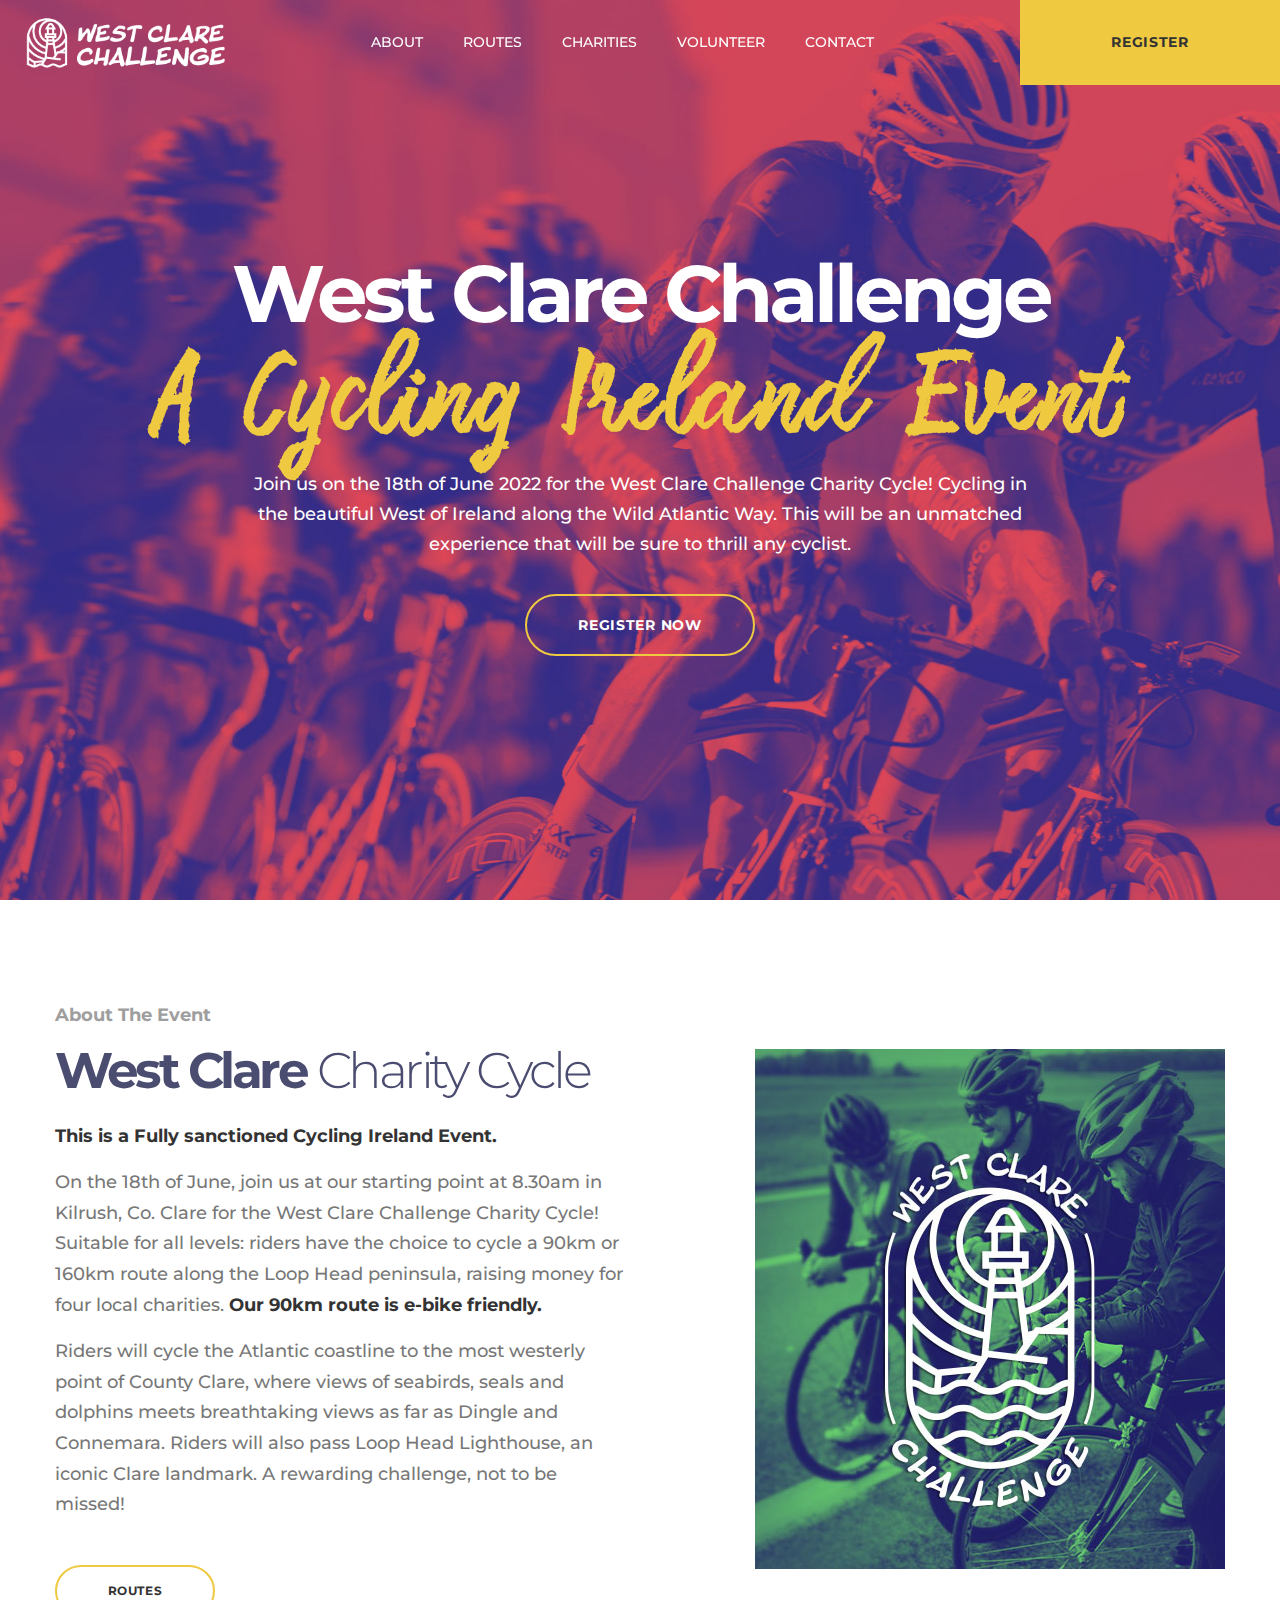
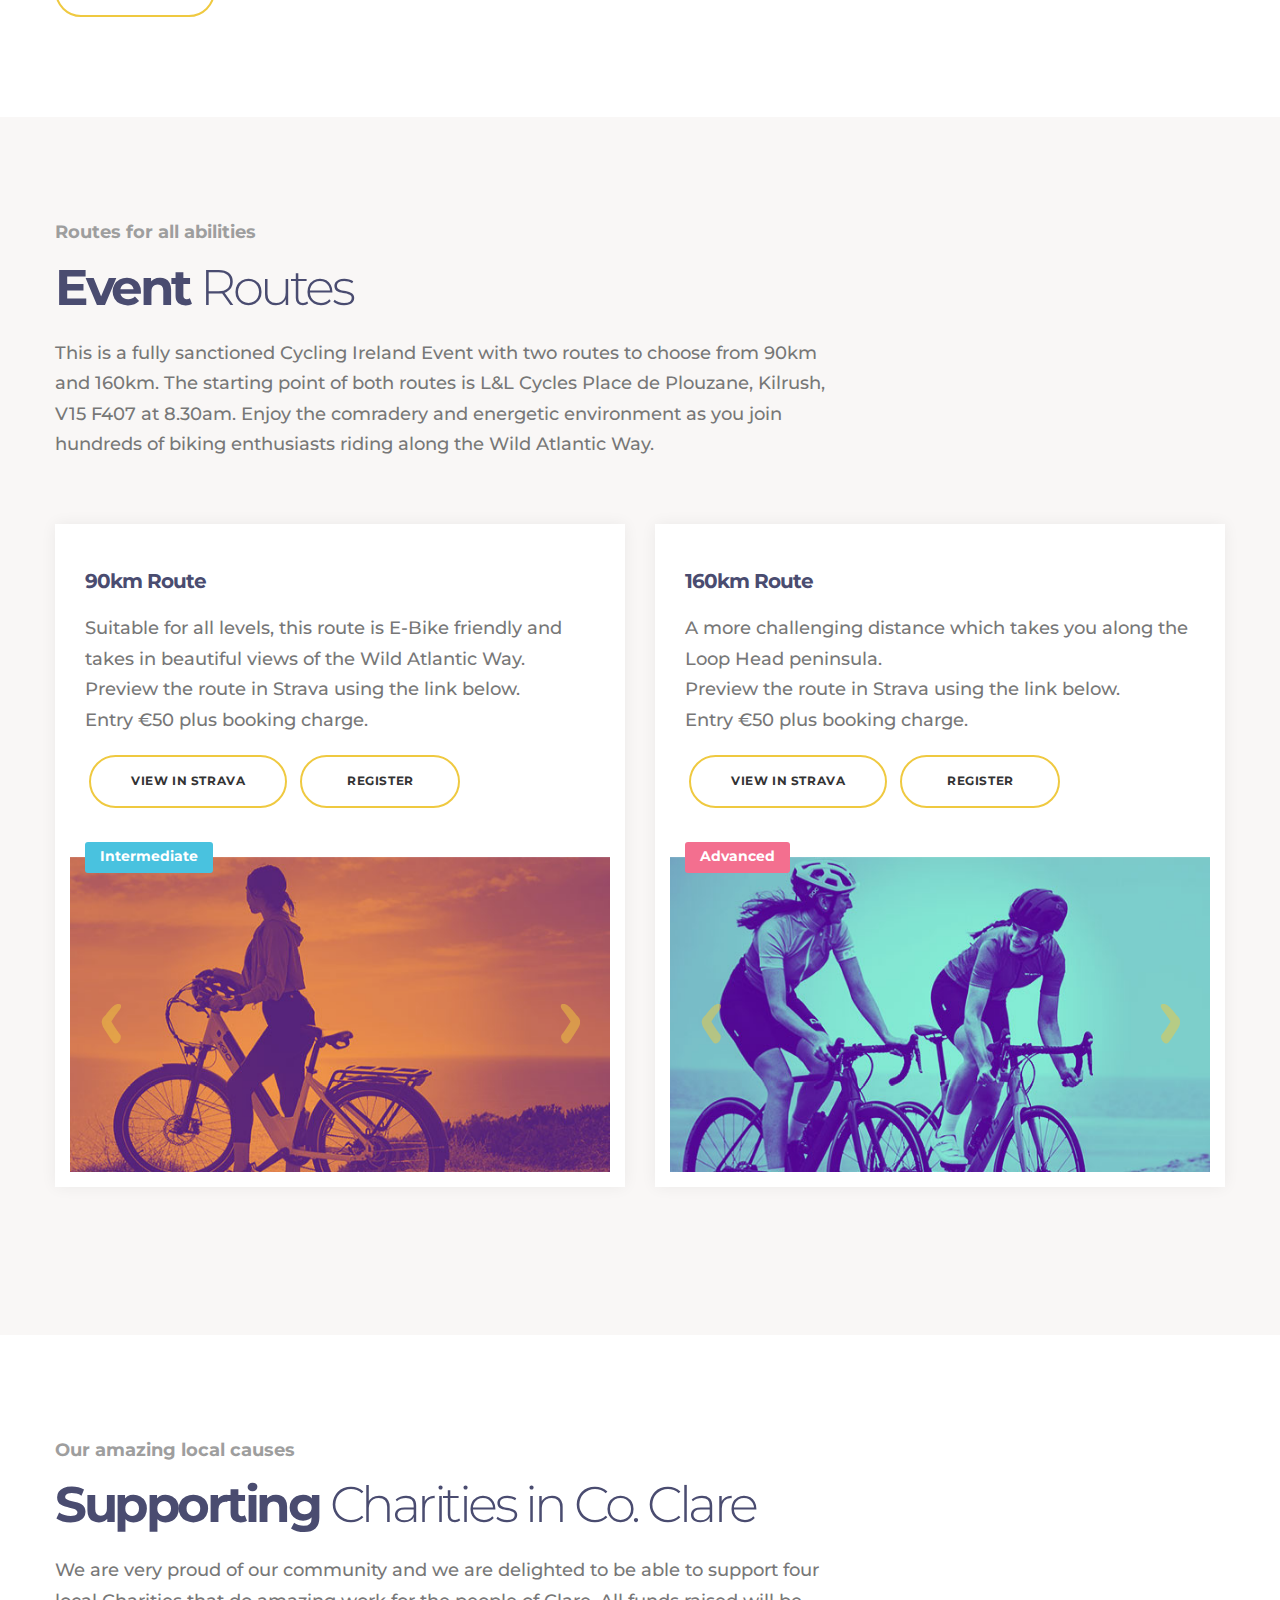
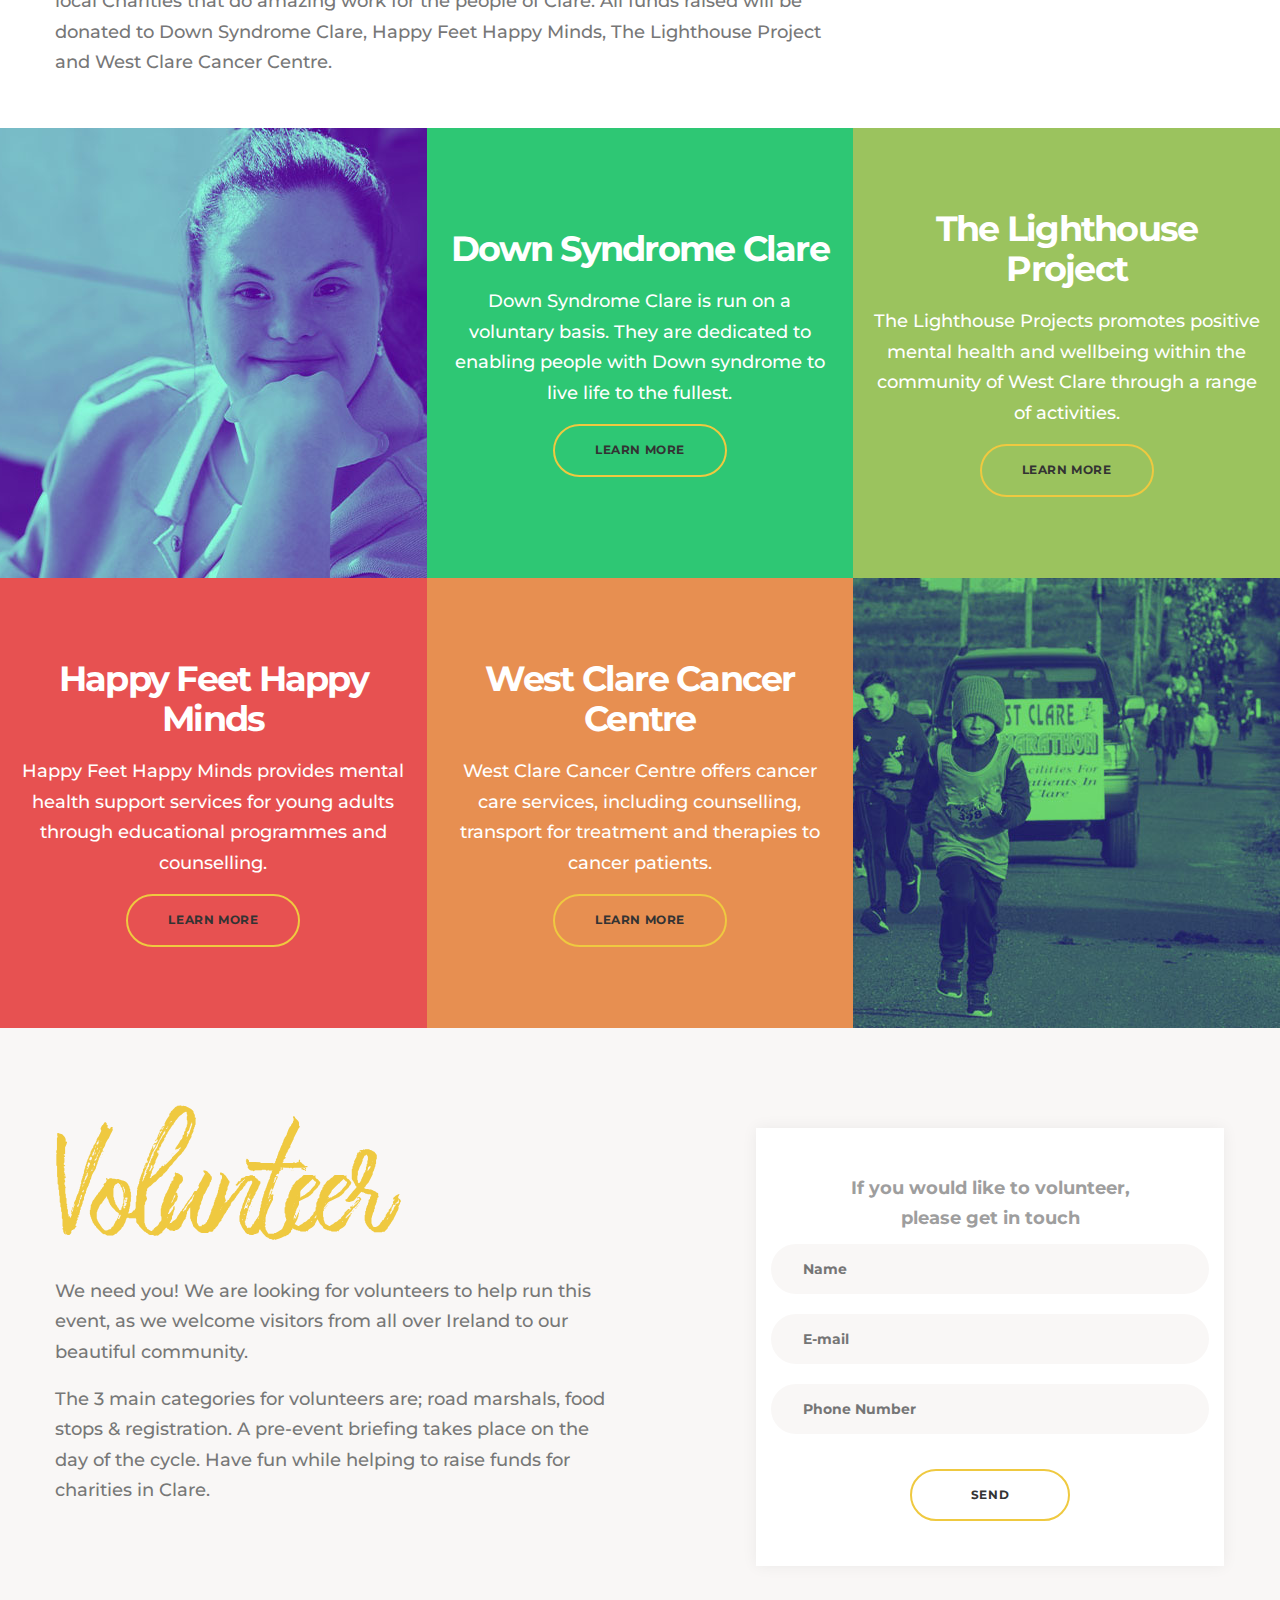
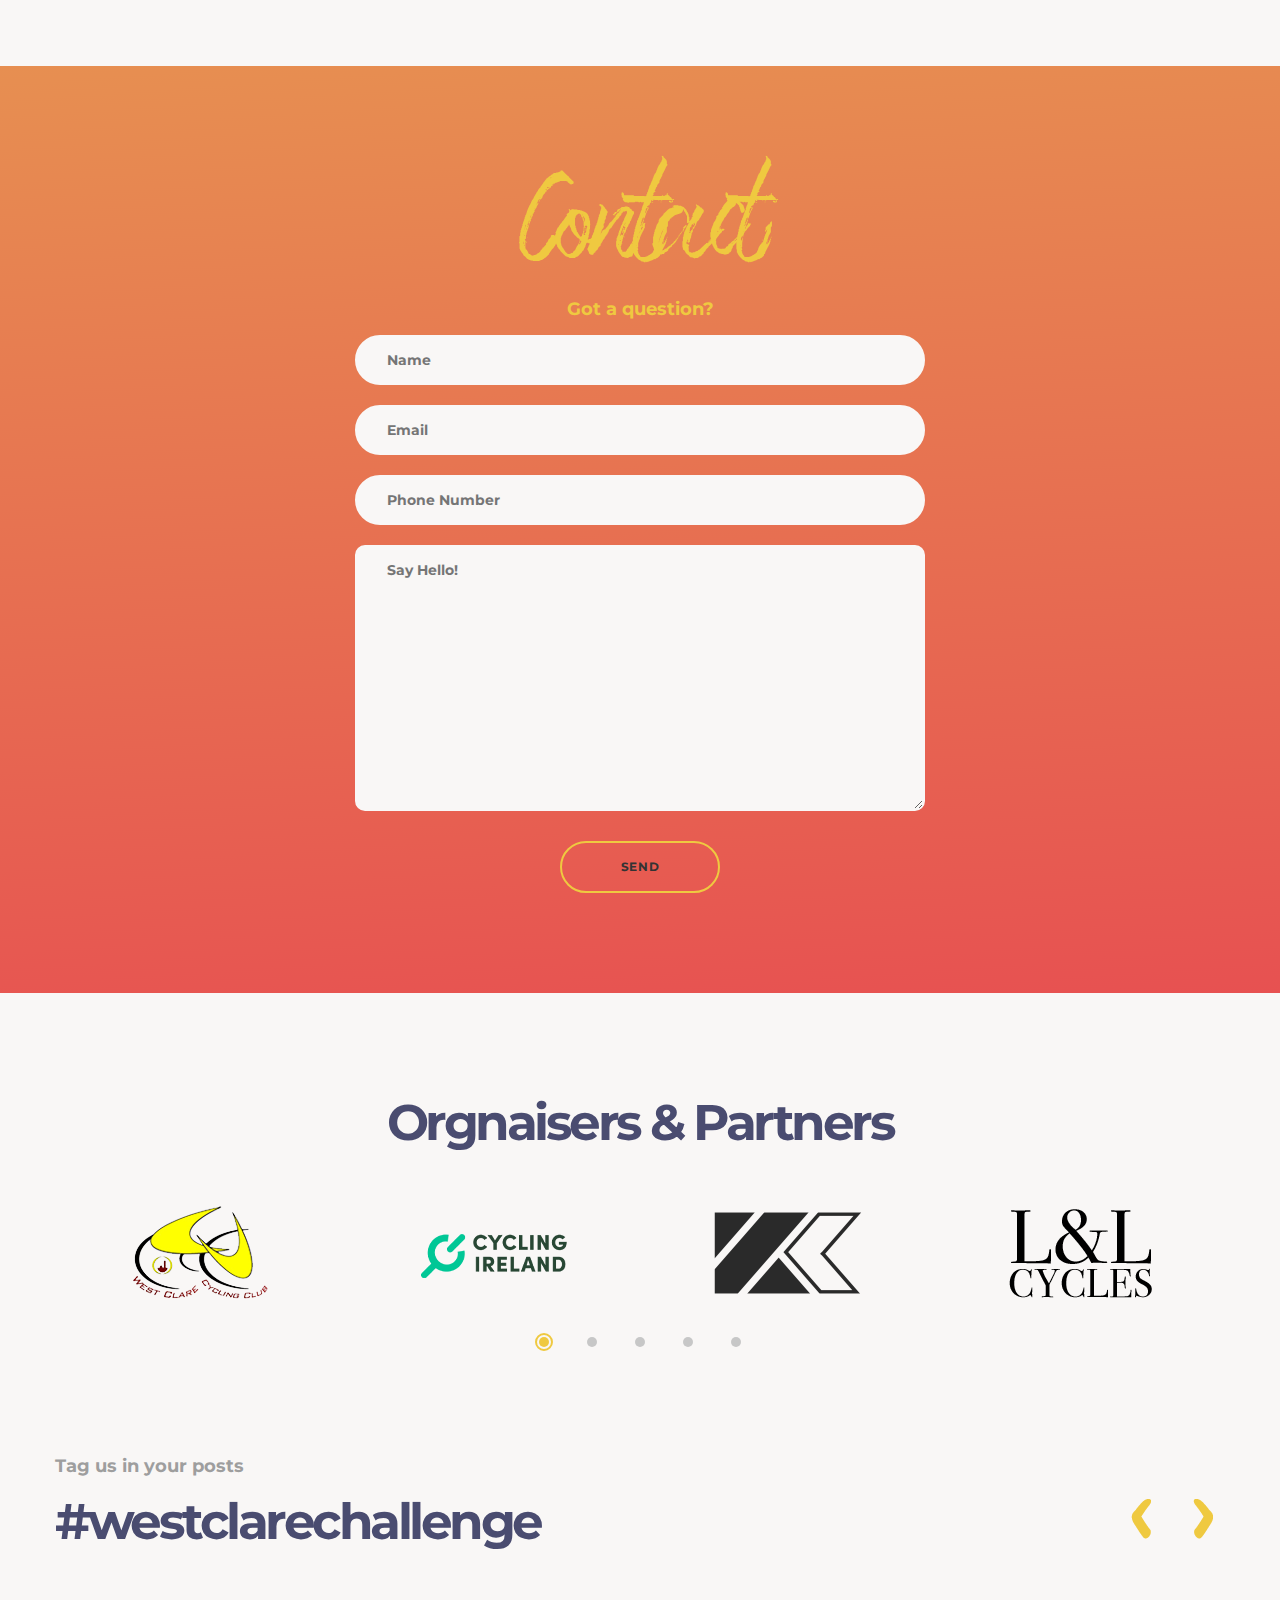
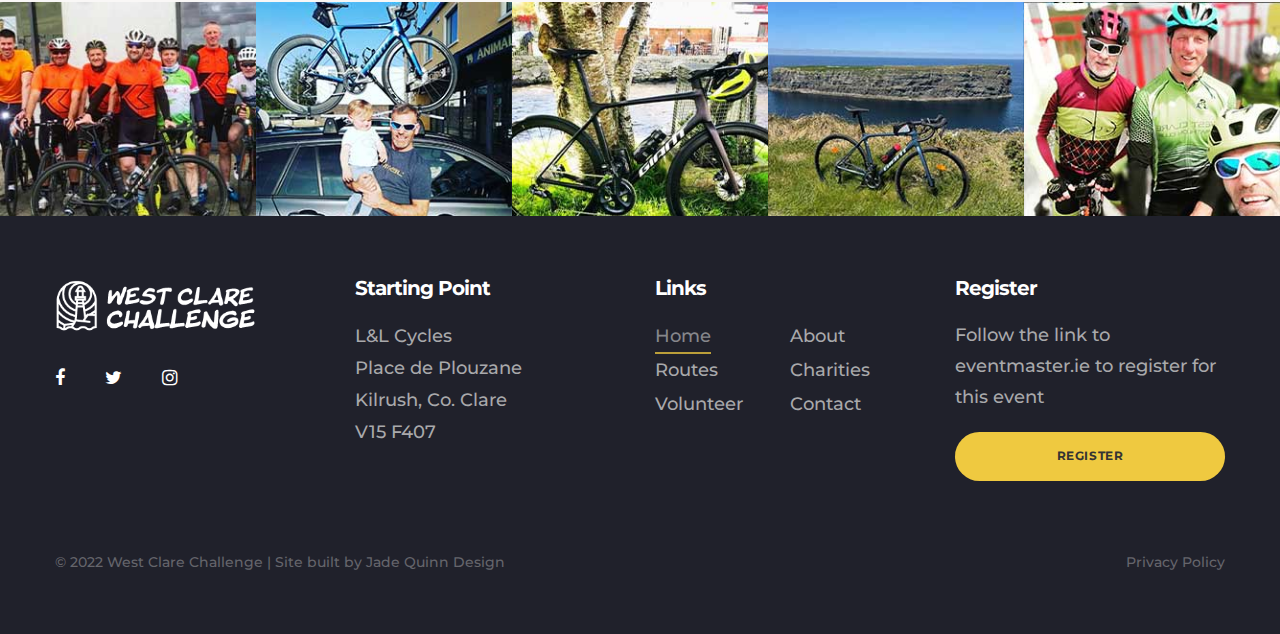
<file: index.html>
<!DOCTYPE html>
<html lang="en">
<head>
    <meta charset="UTF-8"/>
    <meta name="description" content="Join us on the 2nd of June 2022 for the West Clare Challenge Charity Cycle! Cycling in the beautiful West of Ireland along the Wild Atlantic Way. This will be an unmatched experience that will be sure to thrill any cyclist."/>
    <meta name="keywords" content="Cycle, Race, Charity, Clare, Wild Atlantic Way, E-bike"/>
    <meta name="viewport" content="width=device-width, initial-scale=1.0"/>
    <meta http-equiv="X-UA-Compatible" content="ie=edge"/>
    <link rel="shortcut icon" href="img/fav.png"/>
    <title>West Clare Challenge Charity Cycle</title>
    <!-- styles-->
    <link rel="stylesheet" href="css/styles.css"/>
    <!-- font -->
    <link rel="preconnect" href="https://fonts.googleapis.com">
    <link rel="preconnect" href="https://fonts.gstatic.com" crossorigin>
    <link href="https://fonts.googleapis.com/css2?family=Montserrat:ital,wght@0,300;0,400;0,600;1,300;1,400;1,600&display=swap" rel="stylesheet">
</head>
<body>
    <div class="page-wrapper">
        <!-- aside dropdown start-->
        <div class="aside-dropdown">
            <div class="aside-dropdown__inner">
                <span class="aside-dropdown__close">
                    <svg class="icon">
                        <use xlink:href="#close"></use>
                    </svg>
                </span>
                <div class="aside-dropdown__item d-lg-none d-block nav-collapse collapse navbar-collapse">
                    <ul>
                        <li class="aside-menu__item"><a class="aside-menu__link" href="#about">About</a></li>
                        <li class="aside-menu__item"><a class="aside-menu__link" href="#routes">Routes</a></li>
                        <li class="aside-menu__item"><a class="aside-menu__link" href="#charities">Charities</a></li>
                        <li class="aside-menu__item"><a class="aside-menu__link" href="#volunteer">Volunteer</a></li>
                        <li class="aside-menu__item"><a class="aside-menu__link" href="#contact">Contact</a></li>
                    </ul>
                </div>
                <div class="aside-dropdown__item"><a class="button button--squared" href="https://eventmaster.ie/event/rz5WuPmS9y" target="_blank"><span>Register</span></a></div>
            </div>
        </div>
        <!-- aside dropdown end-->
        <!-- header start-->
        <header class="header header--front">
            <div class="container-fluid">
                <div class="row justify-content-between">
                    <div class="col-auto d-flex align-items-center">
                        <div class="header-logo">
                            <a class="header-logo__link" href="#home">
                                <img class="header-logo__img logo--light" src="img/logo_white.png" alt="logo"/>
                                <img class="header-logo__img logo--dark" src="img/logo_dark.png" alt="logo"/>
                            </a>
                        </div>
                    </div>
                    <div class="col-auto">
                        
                        <nav>
                            <ul class="main-menu">
                                <li class="main-menu__item">
                                    <a class="main-menu__link" href="#about">
                                        <span>About</span>
                                    </a>
                                </li>
                                <li class="main-menu__item">
                                    <a class="main-menu__link" href="#routes">
                                        <span>Routes</span>
                                    </a>
                                </li>
                                <li class="main-menu__item">
                                    <a class="main-menu__link" href="#charities">
                                        <span>Charities</span>
                                    </a>
                                </li>
                                <li class="main-menu__item">
                                    <a class="main-menu__link" href="#volunteer">
                                        <span>Volunteer</span>
                                    </a>
                                </li>
                                <li class="main-menu__item">
                                    <a class="main-menu__link" href="#contact">
                                        <span>Contact</span>
                                    </a>
                                </li>
                            </ul>
                        </nav>
                        
                    </div>
                    <div class="col-auto d-flex align-items-center">
                        <div class="dropdown-trigger d--none">
                            <div class="dropdown-trigger__item"></div>
                        </div>
                        <a class="button button--squared" href="https://eventmaster.ie/event/rz5WuPmS9y" target="blank">
                            <span>Register</span>
                        </a>
                    </div>
                </div>
            </div>
        </header>
        <!-- header end-->
        <main class="main">
            <!-- promo start-->
            <section class="promo" id="home">
                <div class="promo-slider">
                    <div class="promo-slider__item promo-slider__item--style-1">
                        <picture>
                            <source srcset="img/cycling-race-clare.jpg" media="(min-width: 835px)"/>
                            <source srcset="img/bike_race_mobile.jpg" media="(min-width: 376px)"/>
                            <img class="img--bg" src="img/cycling-race-clare.jpg" alt="img"/>
                        </picture>
                        <div class="container">
                            <div class="row">
                                <div class="col-12">
                                    <div class="align-container">
                                        <div class="align-container__item">
                                            <div class="promo-slider__wrapper-1">
                                                <h2 class="promo-slider__title">
                                                    <span>West Clare Challenge</span><br>
                                                    <span>A Cycling Ireland Event</span>
                                                </h2>
                                            </div>
                                            <div class="promo-slider__wrapper-2">
                                                <p class="promo-slider__subtitle">Join us on the 18th of June 2022 for the West Clare Challenge Charity Cycle! Cycling in the beautiful West of Ireland along the Wild Atlantic Way. This will be an unmatched experience that will be sure to thrill any cyclist.</p>
                                            </div>
                                            <div class="promo-slider__wrapper-3">
                                                <a class="button promo-slider__button button--primary" href="https://eventmaster.ie/event/rz5WuPmS9y" target="blank">Register Now</a>
                                            </div>
                                        </div>
                                    </div>
                                </div>
                            </div>
                        </div>
                    </div>
                </div>
                <!-- promo socials start-->
				<ul class="promo-socials">
					<li class="promo-socials__item"><a class="promo-socials__link" href="https://www.instagram.com/westclarecc/?hl=en" target="_blank"><i class="fa fa-instagram" aria-hidden="true"></i></a></li>
					<li class="promo-socials__item"><a class="promo-socials__link" href="https://twitter.com/westclarecc" target="_blank"><i class="fa fa-twitter" aria-hidden="true"></i></a></li>
					<li class="promo-socials__item"><a class="promo-socials__link" href="https://www.facebook.com/WestClareCC/" target="_blank"><i class="fa fa-facebook" aria-hidden="true"></i></a></li>
				</ul>
				<!-- promo socials end-->
            </section>
            <!-- promo end-->
            <!-- about us start-->
            <section class="section about-us" id="about">
                <div class="container">
                    <div class="row align-items-center">
                        <div class="col-lg-6">
                            <div class="heading heading--primary">
                                <span class="heading__pre-title">About The Event</span>
                                <h2 class="heading__title">
                                    <span>West Clare</span>
                                    <span>Charity Cycle</span>
                                </h2>
                            </div>
                            <p>
                                <strong>This is a Fully sanctioned Cycling Ireland Event.</strong>
                            </p>
                            <p>On the 18th of June, join us at our starting point at 8.30am in Kilrush, Co. Clare for the West Clare Challenge Charity Cycle! Suitable for all levels: riders have the choice to cycle a 90km or 160km route along the Loop Head peninsula, raising money for four local charities. <strong>Our 90km route is e-bike friendly.</strong></p>
                            <p>Riders will cycle the Atlantic coastline to the most westerly point of County Clare, where views of seabirds, seals and dolphins meets breathtaking views as far as Dingle and Connemara. Riders will also pass Loop Head Lighthouse, an iconic Clare landmark. A rewarding challenge, not to be missed!</p>
                            <a class="button button--primary" href="#routes">Routes</a>
                        </div>
                        <div class="col-lg-6 col-xl-5 offset-xl-1">
                            <div class="info-box">
                                <!-- <img class="img--layout" src="img/about_layout.png" alt="img"/><img class="img--bg" src="img/about-us.jpg" alt="img"/> -->
                                <img class="img--bg" src="img/charity_cycle_clare.jpg" alt="Charity Cycle Loop Head West Clare"/>
                            </div>
                        </div>
                    </div>
                </div>
            </section>
            <!-- about us end-->
            <!-- routes start-->
            <section class="section causes" id="routes">
                <div class="container">
                    <div class="row">
                        <div class="col-lg-8">
                            <div class="heading heading--primary">
                                <span class="heading__pre-title">Routes for all abilities</span>
                                <h2 class="heading__title">
                                    <span>Event</span>
                                    <span>Routes</span>
                                </h2>
                                <p>This is a fully sanctioned Cycling Ireland Event with two routes to choose from 90km and 160km. The starting point of both routes is L&L Cycles Place de Plouzane, Kilrush, V15 F407 at 8.30am.
                                Enjoy the comradery and energetic environment as you join hundreds of biking enthusiasts riding along the Wild Atlantic Way.</p>
                            </div>
                        </div>
                    </div>
                </div>

                <div class="container">
                    <div class="row mt-5">
                        <div class="col-lg-6 pb-5">
                            <div class="route-body">
                                <div class="route-item__top">
                                    <h6 class="route-item__title">
                                        90km Route
                                    </h6>
                                    <p>Suitable for all levels, this route is E-Bike friendly and takes in beautiful views of the Wild Atlantic Way. <br>Preview the route in Strava using the link below. <br>Entry €50 plus booking charge.</p>
                                    <a class="button button--primary m-1" href="https://www.strava.com/routes/2937334589599717466" target="blank">View in Strava</a>
                                    <a class="button button--primary m-1" href="https://eventmaster.ie/event/rz5WuPmS9y" target="blank">Register</a>
                                </div>
                                <div class="route-item__img">
                                    <div class="route-item__badge" style="background-color: #49C2DF">Intermediate</div>
                                    <div id="carousel1" class="carousel slide" data-ride="carousel">
                                        <div class="carousel-inner">
                                            <div class="carousel-item active">
                                                <img class="d-block w-100" src="img/90km_charity_ebike_cycle.jpg"
                                                    alt="90km charity cycle">
                                            </div>
                                            <div class="carousel-item">
                                                <img class="d-block w-100" src="img/cliffs_clare.jpg"
                                                    alt="Cycling route along cliffs in County Clare">
                                            </div>
                                            <div class="carousel-item">
                                                <img class="d-block w-100" src="img/countryside_bike_ride.jpg"
                                                    alt="People cycling in Kilkee">
                                            </div>
                                            <div class="carousel-item">
                                                <img class="d-block w-100" src="img/sea_views_cycle.jpg"
                                                    alt="Wild Atlantic Way Cycling">
                                            </div>
                                            <div class="carousel-item">
                                                <img class="d-block w-100" src="img/west_coast_exercise.jpg"
                                                    alt="Family day summer cycle">
                                            </div>
                                        </div>
                                        <a class="carousel-control-prev" href="#carousel1" role="button"
                                            data-slide="prev">
                                            <span class="carousel-control-prev-icon" aria-hidden="true">
                                                <img src="img/arrow-left.png">
                                            </span>
                                            <span class="sr-only">Previous</span>
                                        </a>
                                        <a class="carousel-control-next" href="#carousel1" role="button"
                                            data-slide="next">
                                            <span class="carousel-control-next-icon" aria-hidden="true">
                                                <img src="img/arrow-right.png">
                                            </span>
                                            <span class="sr-only">Next</span>
                                        </a>
                                    </div>
                                </div>
                            </div>
                        </div>
                        <div class="col-lg-6">
                            <div class="route-body">
                                <div class="route-item__top">
                                    <h6 class="route-item__title">
                                        160km Route
                                    </h6>
                                    <p>A more challenging distance which takes you along the Loop Head peninsula. <br>Preview the route in Strava using the link below. <br>Entry €50 plus booking charge.</p>
                                    <a class="button button--primary m-1" href="https://www.strava.com/routes/2937329824763556732" target="blank">View in Strava</a>
                                    <a class="button button--primary m-1" href="https://eventmaster.ie/event/rz5WuPmS9y" target="blank">Register</a>
                                </div>
                                <div class="route-item__img">
                                    <div class="route-item__badge" style="background-color: #F36F8F">Advanced</div>
                                    <div id="carousel2" class="carousel slide" data-ride="carousel">
                                        <div class="carousel-inner">
                                            <div class="carousel-item active">
                                                <img class="d-block w-100" src="img/160km_bike_challenge_kilrush.jpg"
                                                    alt="160km bike race starting in Kilrush">
                                            </div>
                                            <div class="carousel-item">
                                                <img class="d-block w-100" src="img/cycling_clare.jpg"
                                                    alt="Cycling route along cliffs in County Clare">
                                            </div>
                                            <div class="carousel-item">
                                                <img class="d-block w-100" src="img/160km_bike_challenge.jpg"
                                                    alt="People cycling in Kilkee">
                                            </div>
                                            <div class="carousel-item">
                                                <img class="d-block w-100" src="img/road_bike_ebike.jpg"
                                                    alt="People cycling in Kilkee">
                                            </div>
                                            <div class="carousel-item">
                                                <img class="d-block w-100" src="img/adventure_cycle_kilkee.jpg"
                                                    alt="People cycling in Kilkee">
                                            </div>
                                        </div>
                                        <a class="carousel-control-prev" href="#carousel2" role="button"
                                            data-slide="prev">
                                            <span class="carousel-control-prev-icon" aria-hidden="true">
                                                <img src="img/arrow-left.png">
                                            </span>
                                            <span class="sr-only">Previous</span>
                                        </a>
                                        <a class="carousel-control-next" href="#carousel2" role="button"
                                            data-slide="next">
                                            <span class="carousel-control-next-icon" aria-hidden="true">
                                                <img src="img/arrow-right.png">
                                            </span>
                                            <span class="sr-only">Next</span>
                                        </a>
                                    </div>
                                </div>
                            </div>
                        </div>
                    </div>
                </div>
            </section>
            <!-- routes end-->
            <!-- charities start-->
            <section class="section projects no-padding-bottom" id="charities">
                <!-- title of charity section -->
                <div class="container">
                    <div class="row align-items-end margin-bottom">
                        <div class="col-lg-8">
                            <div class="heading heading--primary">
                                <span class="heading__pre-title">Our amazing local causes</span>
                                <h2 class="heading__title">
                                    <span>Supporting</span>
                                    <span>Charities in Co. Clare</span>
                                </h2>
                                <p class="no-margin-bottom">We are very proud of our community and we are delighted to be able to support four local Charities that do amazing work for the people of Clare. All funds raised will be donated to Down Syndrome Clare, Happy Feet Happy Minds, The Lighthouse Project and West Clare Cancer Centre. </p>
                            </div>
                        </div>
                    </div>
                </div>
                <!-- end title of charity section -->
                <div class="row no-gutters projects-masonry">
                    <!-- 1 stack -->
                    <div class="col-md-6 col-xl-4 projects-masonry__item projects-masonry__item--height-2 projects-masonry__item--primary">
                        <div class="projects-masonry__img">
                            <img class="img--bg" src="img/down_syndrome_clare.jpg" alt="img"/>
                        </div>
                    </div>
                    <!-- 2 stack -->
                    <div class="col-md-6 col-xl-4 projects-masonry__item projects-masonry__item--height-2 projects-masonry__item--primary" style="background-color: #2EC774;" >
                        <div class="projects-masonry__text">
                            <div class="projects-masonry__inner">
                                <h3 class="projects-masonry__title">
                                    <a href="https://downsyndrome.ie/branches-detail/clare/">Down Syndrome Clare</a>
                                </h3>
                                <p>Down Syndrome Clare is run on a voluntary basis. They are dedicated to enabling people with Down syndrome to live life to the fullest.</p>
                                <a class="button button--primary" href="https://downsyndrome.ie/branches-detail/clare/" target="blank">Learn More</a>
                            </div>
                        </div>
                    </div>
                    <!-- 3 stack -->
                    <div class="col-md-6 col-xl-4 projects-masonry__item projects-masonry__item--height-2 projects-masonry__item--primary" style="background-color: #9BC35E;">
                        <div class="projects-masonry__text">
                            <div class="projects-masonry__inner">
                                <h3 class="projects-masonry__title">
                                    <a href="cause-details.html">The Lighthouse Project</a>
                                </h3>
                                <p>The Lighthouse Projects promotes positive mental health and wellbeing within the community of West Clare through a range of activities.</p>
                                <a class="button button--primary" href="https://westclarementalhealth.ie/services/the-lighthouse-peer-support-centre/" target="blank">Learn More</a>
                            </div>
                        </div>
                    </div>
                    <!-- 4 stack -->
                    <div class="col-md-6 col-xl-4 projects-masonry__item projects-masonry__item--height-2 projects-masonry__item--primary" style="background-color: #e75151;">
                        <div class="projects-masonry__text">
                            <div class="projects-masonry__inner">
                                <h3 class="projects-masonry__title">
                                    <a href="https://downsyndrome.ie/branches-detail/clare/">Happy Feet Happy Minds</a>
                                </h3>
                                <p>Happy Feet Happy Minds provides mental health support services for young adults through educational programmes and counselling.</p>
                                <a class="button button--primary" href="https://www.facebook.com/happyfeethappyminds/" target="blank">Learn More</a>
                            </div>
                        </div>
                    </div>
                    <!-- 5 stack -->
                    <div class="col-md-6 col-xl-4 projects-masonry__item projects-masonry__item--height-2 projects-masonry__item--primary" style="background-color: #E78F51;">
                        <div class="projects-masonry__text">
                            <div class="projects-masonry__inner">
                                <h3 class="projects-masonry__title">
                                    <a href="cause-details.html">West Clare Cancer Centre</a>
                                </h3>
                                <p>West Clare Cancer Centre offers cancer care services, including counselling, transport for treatment and therapies to cancer patients.</p>
                                <a class="button button--primary" href="https://westclarecancercentre.ie/services-west-clare-cancer-centre/" target="blank">Learn More</a>
                            </div>
                        </div>
                    </div>
                    <!-- 6 stack -->
                    <div class="col-md-6 col-xl-4 projects-masonry__item projects-masonry__item--height-2 projects-masonry__item--primary">
                        <div class="projects-masonry__img">
                            <img class="img--bg" src="img/west_clare_cancer_society.jpg" alt="img"/>
                        </div>
                    </div>
                </div>
            </section>
            <!-- charities end-->
            <!-- volunteer start-->
            <section class="section text-section padding" id="volunteer">
                <div class="container">
                    <div class="row">
                        <div class="col-lg-6">
                            <h2 class="text-section__heading">Volunteer</h2>
                            <p>We need you! We are looking for volunteers to help run this event, as we welcome visitors from all over Ireland to our beautiful community.</p>
                            <p>The 3 main categories for volunteers are; road marshals, food stops & registration. A pre-event briefing takes place on the day of the cycle. Have fun while helping to raise funds for charities in Clare.</p>
                        </div>
                        <div class="col-lg-5 px-3 offset-lg-1">
                            <div class="form-body-2">
                                <div class="text-center">
                                    <div class="heading heading--primary">
                                        <span class="heading__pre-title">If you would like to volunteer, <br>please get in touch</span>
                                    </div>
                                    <!-- user form start-->
                                    <form action="https://formspree.io/f/mayvdznz" method="POST" id="volunteer-form">
                                        <input class="form__field input-1" type="text" id="first-name" name="first-name" placeholder="Name"/>
                                        <input class="form__field input-1" type="email" id="email" name="email" placeholder="E-mail"/>
                                        <input class="form__field input-1" type="tel" id="phone-number" name="phone-number" placeholder="Phone Number"/>
                                        <button type="submit" class="button button--primary">Send</button>
                                    </form>
                                    <div id="volunteer-status"></div>
                                    <!-- user form end-->
                                </div>
                            </div>
                        </div>
                    </div>
                </div>
            </section>
            <!-- volunteer end-->
            <!-- contact start-->
            <section class="section testimonials--style-2" id="contact" style="background: linear-gradient(176deg, rgba(231,143,81,1) 0%, rgba(231,81,81,1) 100%);">
                <!-- contact start-->
                <div class="container">
                    <div class="row">
                        <div class="col-lg-6 offset-lg-3 text-center">
                            <h2 class="text-section__heading">Contact</h2>
                            <span class="heading__pre-title">Got a question?</span>
                        </div>
                        <div class="col-lg-6 offset-lg-3 text-center">
                            <!-- Contact form -->
                            <div class="contact-form">
                                <form action="https://formspree.io/f/xayvdzyr" method="POST" id="my-form">
                                    <div class="input-row">
                                        <input type="text" class="input-1" id="name" name="name" placeholder="Name" required>
                                    </div>
                                    <div class="input-row">
                                        <input type="email" class="input-1" id="email" name="email" placeholder="Email" required>
                                    </div>
                                    <div class="input-row">
                                        <input type="tel" class="input-1" id="phone" name="phone" placeholder="Phone Number" required>
                                    </div>
                                    <div class="input-row">
                                        <textarea id="message" name="message" rows="10" placeholder="Say Hello!" class="input-2" required></textarea>
                                    </div>
                                    <div>
                                        <button type="submit" class="button button--primary">Send</button>
                                    </div>  
                                </form>
                                <div id="status"></div>
                            </div>
                            <!-- ./Contact form -->
                        </div>
                    </div>
                </div>
            </section>
            <!-- contact end-->
            <!-- donors start-->
            <section class="section donors">
                <div class="container">
                    <div class="row margin-bottom">
                        <div class="col-12">
                            <div class="heading heading--primary heading--center">
                                <!-- <span class="heading__pre-title">Our team</span> -->
                                <h2 class="heading__title no-margin-bottom">
                                    <!-- <span>Thank you</span> -->
                                    <span>Orgnaisers & Partners</span>
                                </h2>
                            </div>
                        </div>
                    </div>
                    <div class="row">
                        <div class="col-12">
                            <!-- donors slider start-->
                            <div class="slider-holder">
                                <div class="donors-slider donors-slider--style-1">
                                    <div class="donors-slider__item">
                                        <div class="donors-slider__img">
                                            <img src="img/cycling-club_logo.png" alt="West Clare Cycling Club"/>
                                        </div>
                                    </div>
                                    <div class="donors-slider__item">
                                        <div class="donors-slider__img">
                                            <img src="img/cycling_ireland_logo.png" alt="Cycling Ireland"/>
                                        </div>
                                    </div>
                                    <div class="donors-slider__item">
                                        <div class="donors-slider__img">
                                            <img src="img/KFITT_LOGO.png" alt="Kfitt Gym Kilrush"/>
                                        </div>
                                    </div>
                                    <div class="donors-slider__item">
                                        <div class="donors-slider__img">
                                            <img src="img/LL_LOGO.png" alt="L&L Cycles"/>
                                        </div>
                                    </div>
                                    <div class="donors-slider__item">
                                        <div class="donors-slider__img">
                                            <img src="img/CLARE_COCO_LOGO.png" alt="Clare County Council"/>
                                        </div>
                                    </div>
                                </div>
                            </div>
                            <!-- donors slider end-->
                        </div>
                    </div>
                </div>
            </section>
            <!-- donors end-->
            <!-- instagram start-->
            <section class="section instagram no-padding">
                <div class="container">
                    <div class="row align-items-end margin-bottom">
                        <div class="col-md-7 col-lg-8">
                            <div class="heading heading--primary">
                                <span class="heading__pre-title">Tag us in your posts</span>
                                <h2 class="heading__title no-margin-bottom">
                                    <span>#westclarechallenge</span>
                                </h2>
                            </div>
                        </div>
                        <div class="col-md-5 col-lg-4 text-md-right">
                            <!-- slider nav start-->
                            <div class="slider__nav instagram-slider__nav">
                                <div class="slider__arrows">
                                    <div class="slider__prev">
                                        <img src="img/arrow-left.png">
                                    </div>
                                    <div class="slider__next">
                                        <img src="img/arrow-right.png">
                                    </div>
                                </div>
                            </div>
                            <!-- slider nav end-->
                        </div>
                    </div>
                </div>
                <div class="instagram-slider">
                    <div class="instagram-slider__item">
                        <img class="img--bg" src="img/community_bike_ride.jpg" alt="Community Bike Ride"/>
                    </div>
                    <div class="instagram-slider__item">
                        <img class="img--bg" src="img/bike_tour_prep.jpg" alt="Charity Bike Ride"/>
                    </div>
                    <div class="instagram-slider__item">
                        <img class="img--bg" src="img/giant_bike.jpg" alt="Racer Bike"/>
                    </div>
                    <div class="instagram-slider__item">
                        <img class="img--bg" src="img/ireland_cycle.jpg" alt="Cycling in Clare"/>
                    </div>
                    <div class="instagram-slider__item">
                        <img class="img--bg" src="img/kilkee_bike_race.jpg" alt="Kilkee Bike Race"/>
                    </div>
                    <div class="instagram-slider__item">
                        <img class="img--bg" src="img/team-cycle.jpg" alt="Summer in Kilrush"/>
                    </div>
                </div>
            </section>
            <!-- instagram end-->
        </main>
        <!-- footer start-->
        <footer class="footer">
            <div class="container">
                <div class="row">
                    <div class="col-sm-6 col-lg-3">
                        <div class="footer-logo">
                            <a class="footer-logo__link" href="#home">
                                <img class="footer-logo__img" src="img/logo_footer.png" alt="logo"/>
                            </a>
                        </div>
                        <!-- footer socials start-->
                        <ul class="footer-socials">
                            <li class="footer-socials__item">
                                <a class="footer-socials__link" href="https://www.facebook.com/WestClareCC/" target="blank">
                                    <i class="fa fa-facebook" aria-hidden="true"></i>
                                </a>
                            </li>
                            <li class="footer-socials__item">
                                <a class="footer-socials__link" href="https://twitter.com/westclarecc" target="blank">
                                    <i class="fa fa-twitter" aria-hidden="true"></i>
                                </a>
                            </li>
                            <li class="footer-socials__item">
                                <a class="footer-socials__link" href="https://www.instagram.com/westclarecc/?hl=en" target="blank">
                                    <i class="fa fa-instagram" aria-hidden="true"></i>
                                </a>
                            </li>
                        </ul>
                        <!-- footer socials end-->
                    </div>
                    <div class="col-sm-6 col-lg-3">
                        <h4 class="footer__title">Starting Point</h4>
                        <div class="footer-contacts">
                            <p class="footer-contacts__address">L&L Cycles <br>Place de Plouzane <br>Kilrush, Co. Clare<br>V15 F407</p>
                        </div>
                    </div>
                    <div class="col-sm-6 col-lg-3">
                        <h4 class="footer__title">Links</h4>
                        <!-- footer nav start-->
                        <nav>
                            <ul class="footer-menu">
                                <li class="footer-menu__item footer-menu__item--active">
                                    <a class="footer-menu__link" href="#home">Home</a>
                                </li>
                                <li class="footer-menu__item">
                                    <a class="footer-menu__link" href="#about">About</a>
                                </li>
                                <li class="footer-menu__item">
                                    <a class="footer-menu__link" href="#routes">Routes</a>
                                </li>
                                <li class="footer-menu__item">
                                    <a class="footer-menu__link" href="#charities">Charities</a>
                                </li>
                                <li class="footer-menu__item">
                                    <a class="footer-menu__link" href="#volunteer">Volunteer</a>
                                </li>
                                <li class="footer-menu__item">
                                    <a class="footer-menu__link" href="#contact">Contact</a>
                                </li>
                            </ul>
                        </nav>
                        <!-- footer nav end-->
                    </div>
                    <div class="col-sm-6 col-lg-3">
                        <h4 class="footer__title">Register</h4>
                        <p>Follow the link to eventmaster.ie to register for this event</p>
                        <a class="button footer__button button--filled" href="https://eventmaster.ie/event/rz5WuPmS9y" target="blank">Register</a>
                    </div>
                </div>
                <div class="row align-items-baseline">
                    <div class="col-md-6">
                        <p class="footer-copyright">© 2022 West Clare Challenge | Site built by Jade Quinn Design</p>
                    </div>
                    <div class="col-md-6">
                        <div class="footer-privacy">
                            <a class="footer-privacy__link" href="privacy.html">Privacy Policy</a>
                        </div>
                    </div>
                </div>
            </div>
        </footer>
        <!-- footer end-->
    </div>
    <!-- libs-->
    <script src="https://ajax.googleapis.com/ajax/libs/jquery/2.2.4/jquery.min.js"></script>
    <script src="js/libs.min.js"></script>
    <!-- scripts-->
    <script src="js/common.min.js"></script>
    <script src="js/form.js"></script>
    <div style="display: none">
        <?xml version="1.0" encoding="utf-8"?>
        <svg xmlns="http://www.w3.org/2000/svg" xmlns:xlink="http://www.w3.org/1999/xlink">
            <symbol viewBox="0 0 12.8 16" id="bag" xmlns="http://www.w3.org/2000/svg">
                <path d="M12.797 13.831l-.916-10.317a.441.441 0 00-.438-.402H9.559C9.533 1.391 8.127 0 6.4 0S3.267 1.391 3.241 3.112H1.357a.437.437 0 00-.438.402L.003 13.831 0 13.87C0 15.045 1.076 16 2.4 16h8c1.324 0 2.4-.955 2.4-2.13 0-.013 0-.026-.003-.039zM6.4.883a2.28 2.28 0 012.276 2.228H4.124A2.28 2.28 0 016.4.883zm4 14.234h-8c-.831 0-1.504-.55-1.517-1.227l.876-9.891h1.478V5.34a.44.44 0 00.441.442.44.44 0 00.442-.442V3.998h4.556V5.34a.44.44 0 00.441.442.44.44 0 00.442-.442V3.998h1.478l.88 9.891c-.013.678-.69 1.228-1.517 1.228z" fill-rule="evenodd" clip-rule="evenodd"/>
            </symbol>
            <symbol viewBox="0 0 512 512" id="blood" xmlns="http://www.w3.org/2000/svg">
                <path d="M157.764 434.559c-57.058-28.643-84.583-102.22-48.983-163.75a7.5 7.5 0 00-2.735-10.249c-3.583-2.069-8.173-.85-10.249 2.736-39.956 69.06-9.481 152.18 55.237 184.67a7.501 7.501 0 106.73-13.407z"/>
                <path d="M469.999 392.714a7.5 7.5 0 007.501-7.501V368.89c0-6.556-5.272-11.895-11.806-11.902h-51.751v-51.804c-.008-6.481-5.348-11.753-11.902-11.753H388.67c-3.972-17.819-10.632-34.895-19.853-50.835-.083-.144-128.44-222.006-128.526-222.148-19.198-33.08-41.612-19.623-50.492-4.18-.656 1.136-128.933 222.861-130.939 226.328-66.43 114.817 10.682 257.11 138.572 268.632a7.504 7.504 0 008.144-6.798 7.501 7.501 0 00-6.798-8.144C80.996 485.676 11.359 354.653 71.845 250.107L200.31 28.057c1.009-1.745 7.094-13.281 13.563-13.078 5.398.145 10.844 8.744 13.567 13.211l128.39 221.918c7.889 13.636 13.738 28.173 17.443 43.323H334.39c-6.555 0-11.894 5.272-11.901 11.806v51.751h-51.81c-6.074.01-11.085 4.703-11.687 10.689-.04.399-.061.804-.061 1.213v67.651c0 6.555 5.272 11.894 11.806 11.901h51.752v7.257c-24.419 21.571-55.547 36.26-90.231 40.215a7.504 7.504 0 00-6.604 8.303c.47 4.116 4.202 7.076 8.303 6.603 31.259-3.565 61.771-15.303 88.531-35.736v25.163c.008 6.481 5.348 11.753 11.901 11.753h67.65c6.556 0 11.895-5.272 11.902-11.806v-51.751h51.804c6.481-.008 11.753-5.348 11.753-11.901v-16.324a7.5 7.5 0 00-7.501-7.501 7.5 7.5 0 00-7.501 7.501v13.224h-51.653c-6.564 0-11.902 5.34-11.902 11.902v51.654H337.49v-51.653c0-6.564-5.341-11.902-11.903-11.902h-51.654v-61.452h51.654c6.564 0 11.903-5.34 11.903-11.902v-51.657h61.451v51.654c0 6.564 5.34 11.902 11.902 11.902h51.654v13.224a7.503 7.503 0 007.502 7.502z"/>
            </symbol>
            <symbol viewBox="0 0 174 32" id="bootstrap" xmlns="http://www.w3.org/2000/svg">
                <path d="M26.667 0C29.6 0 32 2.4 32 5.333v21.334C32 29.6 29.6 32 26.667 32H5.333C2.4 32 0 29.6 0 26.667V5.333C0 2.4 2.4 0 5.333 0h21.334zm-8.9 6.954H8.695v18.667h8.576c1.202 0 2.237-.136 3.11-.408.874-.272 1.585-.638 2.144-1.098a4.15 4.15 0 001.23-1.647 5.32 5.32 0 00.391-2.05c0-1.276-.298-2.332-.888-3.179-.591-.842-1.465-1.385-2.615-1.631v-.052c.858-.366 1.516-.89 1.977-1.559.46-.669.69-1.474.69-2.415 0-1.553-.507-2.709-1.517-3.477-1.009-.77-2.352-1.15-4.026-1.15zm-.026 10.165c.994 0 1.757.24 2.311.742.555.502.826 1.208.826 2.134 0 .94-.277 1.673-.826 2.185-.544.518-1.317.774-2.31.774h-5.779V17.12zm-.444-7.503c.889 0 1.568.193 2.039.575.47.382.706 1.046.706 1.987 0 .836-.262 1.474-.784 1.924-.523.45-1.177.67-1.961.67h-5.334V9.615zm20.081-3.38h8.12c1.16 0 2.228.242 3.205.725.976.483 1.744 1.14 2.305 1.972.56.831.841 1.74.841 2.726 0 1.044-.256 1.948-.768 2.711a5.057 5.057 0 01-2.016 1.755v.232c1.083.387 1.943 1 2.581 1.841.638.842.957 1.852.957 3.031 0 1.14-.304 2.15-.913 3.03-.61.88-1.431 1.557-2.465 2.03-1.035.474-2.18.711-3.437.711h-8.41V6.236zm7.83 8.468c.85 0 1.532-.237 2.044-.71.513-.474.769-1.069.769-1.784 0-.696-.246-1.28-.74-1.755-.493-.473-1.145-.71-1.957-.71h-4.031v4.959h3.915zm.435 8.729c.947 0 1.687-.246 2.218-.74.532-.493.798-1.135.798-1.928 0-.793-.27-1.44-.812-1.943-.541-.503-1.315-.754-2.32-.754h-4.234v5.365h4.35zm17.052 4.031c-1.527 0-2.89-.343-4.089-1.03a7.312 7.312 0 01-2.799-2.813c-.667-1.189-1-2.527-1-4.016 0-1.47.333-2.803 1-4.002a7.284 7.284 0 012.799-2.828c1.199-.686 2.562-1.029 4.089-1.029 1.508 0 2.861.343 4.06 1.03a7.284 7.284 0 012.799 2.827c.667 1.199 1 2.533 1 4.002 0 1.489-.333 2.827-1 4.017a7.312 7.312 0 01-2.799 2.813c-1.199.686-2.552 1.029-4.06 1.029zm0-3.509a4.07 4.07 0 002.03-.522 3.828 3.828 0 001.479-1.508c.367-.657.551-1.43.551-2.32 0-.87-.184-1.634-.551-2.291a3.828 3.828 0 00-1.479-1.508 4.07 4.07 0 00-2.03-.522 4.07 4.07 0 00-2.03.522 3.928 3.928 0 00-1.493 1.508c-.378.657-.566 1.421-.566 2.291 0 .87.188 1.638.566 2.305.377.668.874 1.175 1.493 1.523a4.07 4.07 0 002.03.522zm17.835 3.509c-1.527 0-2.89-.343-4.089-1.03a7.312 7.312 0 01-2.799-2.813c-.667-1.189-1-2.527-1-4.016 0-1.47.333-2.803 1-4.002a7.284 7.284 0 012.799-2.828c1.199-.686 2.562-1.029 4.089-1.029 1.508 0 2.861.343 4.06 1.03a7.284 7.284 0 012.798 2.827c.668 1.199 1.001 2.533 1.001 4.002 0 1.489-.333 2.827-1 4.017a7.312 7.312 0 01-2.799 2.813c-1.199.686-2.552 1.029-4.06 1.029zm0-3.509a4.07 4.07 0 002.03-.522 3.828 3.828 0 001.479-1.508c.367-.657.551-1.43.551-2.32 0-.87-.184-1.634-.551-2.291a3.828 3.828 0 00-1.479-1.508 4.07 4.07 0 00-2.03-.522 4.07 4.07 0 00-2.03.522 3.928 3.928 0 00-1.493 1.508c-.378.657-.566 1.421-.566 2.291 0 .87.188 1.638.566 2.305.377.668.874 1.175 1.493 1.523a4.07 4.07 0 002.03.522zm16.762 3.277a5.962 5.962 0 01-2.03-.334c-.619-.222-1.121-.526-1.508-.913-.909-.87-1.363-2.107-1.363-3.712v-6.815H89.81V12.21h2.581V8.034h3.799v4.176h3.625v3.248H96.19v6.119c0 .754.164 1.295.493 1.624.27.31.735.464 1.392.464.367 0 .672-.048.913-.145.242-.097.556-.261.943-.493v3.712a7.112 7.112 0 01-2.639.493zm11.6.232c-1.798 0-3.253-.367-4.364-1.102-1.112-.735-1.89-1.692-2.335-2.871l3.393-1.479c.31.696.75 1.223 1.32 1.58.57.358 1.232.537 1.986.537.696 0 1.276-.111 1.74-.334.464-.222.696-.584.696-1.087 0-.483-.213-.846-.638-1.087-.425-.242-1.063-.46-1.914-.653l-1.74-.377c-1.199-.29-2.194-.817-2.987-1.58-.793-.764-1.189-1.716-1.189-2.857 0-.85.256-1.614.769-2.291.512-.677 1.208-1.199 2.087-1.566.88-.367 1.852-.551 2.915-.551 3.055 0 5.094 1.073 6.119 3.219l-3.248 1.421c-.58-1.044-1.508-1.566-2.784-1.566-.657 0-1.18.12-1.566.362-.387.242-.58.547-.58.914 0 .696.657 1.218 1.972 1.566l2.175.522c1.47.367 2.576.928 3.32 1.682.745.754 1.117 1.682 1.117 2.784 0 .947-.275 1.783-.827 2.509-.55.725-1.304 1.29-2.261 1.696-.958.406-2.016.609-3.176.609zm15.312-.232a5.962 5.962 0 01-2.03-.334c-.619-.222-1.121-.526-1.508-.913-.909-.87-1.363-2.107-1.363-3.712v-6.815h-2.581V12.21h2.581V8.034h3.799v4.176h3.625v3.248h-3.625v6.119c0 .754.164 1.295.493 1.624.27.31.735.464 1.392.464.367 0 .672-.048.913-.145.242-.097.556-.261.943-.493v3.712a7.112 7.112 0 01-2.639.493zm5.684-15.022h3.567v1.972h.232c.367-.696.938-1.271 1.711-1.726a4.946 4.946 0 012.552-.681c.677 0 1.295.106 1.856.319v3.799a12.314 12.314 0 00-1.32-.42 4.835 4.835 0 00-1.145-.131c-1.121 0-2.01.406-2.668 1.218-.657.812-.986 1.837-.986 3.074V27h-3.799V12.21zm16.443 15.254c-1.566 0-2.852-.46-3.857-1.377-1.005-.919-1.508-2.122-1.508-3.611 0-.986.261-1.856.783-2.61.522-.754 1.237-1.334 2.146-1.74.909-.406 1.914-.609 3.016-.609 1.527 0 2.832.222 3.915.667v-.638c0-.812-.304-1.47-.913-1.972-.61-.503-1.426-.754-2.451-.754-.696 0-1.368.16-2.016.479a4.749 4.749 0 00-1.609 1.261l-2.436-1.914a7.157 7.157 0 012.697-2.146c1.083-.503 2.262-.754 3.538-.754 2.262 0 3.983.522 5.162 1.566 1.18 1.044 1.769 2.571 1.769 4.582V27h-3.741v-1.508h-.232c-.445.58-1.03 1.054-1.755 1.421-.725.367-1.56.551-2.508.551zm.899-2.958c1.102 0 1.977-.353 2.625-1.058a3.55 3.55 0 00.971-2.48 7.202 7.202 0 00-3.103-.696c-1.972 0-2.958.735-2.958 2.204 0 .6.213 1.087.638 1.465.425.377 1.034.565 1.827.565zm18.966-12.76c1.334 0 2.547.333 3.64 1 1.092.668 1.947 1.6 2.566 2.799.619 1.199.928 2.552.928 4.06 0 1.527-.31 2.885-.928 4.075-.619 1.189-1.474 2.116-2.566 2.784-1.093.667-2.306 1-3.64 1-1.005 0-1.9-.213-2.683-.638-.783-.425-1.367-.957-1.754-1.595h-.232l.232 2.088v3.945h-3.799V12.21h3.567v1.798h.232c.406-.638.996-1.174 1.769-1.61.773-.435 1.663-.652 2.668-.652zm-.667 3.538c-.696 0-1.353.179-1.972.536a3.932 3.932 0 00-1.479 1.523c-.367.657-.551 1.411-.551 2.262 0 .85.184 1.605.551 2.262a4.04 4.04 0 001.479 1.537 3.8 3.8 0 001.972.551c.715 0 1.382-.184 2.001-.551a4.04 4.04 0 001.479-1.537c.367-.657.551-1.411.551-2.262 0-.85-.184-1.605-.551-2.262a3.932 3.932 0 00-1.479-1.523 3.93 3.93 0 00-2.001-.536z"/>
            </symbol>
            <symbol viewBox="0 0 512.002 512.002" id="bread" xmlns="http://www.w3.org/2000/svg">
                <path d="M495.535 92.143h-4.457c.344-1.447.545-2.949.545-4.5V67.738c0-10.752-8.748-19.5-19.5-19.5h-11.408a7.5 7.5 0 000 15h11.408c2.439 0 4.5 2.061 4.5 4.5v19.904c0 2.439-2.061 4.5-4.5 4.5h-57.818c-2.439 0-4.5-2.061-4.5-4.5V67.738c0-2.439 2.061-4.5 4.5-4.5h11.408a7.5 7.5 0 000-15h-11.408c-10.752 0-19.5 8.748-19.5 19.5v19.904c0 1.551.201 3.053.545 4.5H287.629c-9.212 0-16.707 7.495-16.707 16.707v180.013c-25.03-8.489-50.928-12.394-76.045-12.394-83.833 0-154.508 42.636-187.491 101.791-21.401 38.38 6.263 85.506 50.106 85.506h119.884c4.142 0 7.5-3.357 7.5-7.5s-3.358-7.5-7.5-7.5H57.493c-32.46 0-52.795-34.88-37.005-63.201 13.073-23.447 32.309-43.48 55.554-58.968v46.363c0 4.143 3.358 7.5 7.5 7.5s7.5-3.357 7.5-7.5V317.54c12.713-6.936 26.367-12.601 40.668-16.866v72.286a7.5 7.5 0 007.5 7.5 7.5 7.5 0 007.5-7.5v-76.201a221.787 221.787 0 0140.667-5.155v81.356a7.5 7.5 0 007.5 7.5 7.5 7.5 0 007.5-7.5v-81.356a221.809 221.809 0 0140.668 5.155v76.2c0 4.143 3.358 7.5 7.5 7.5s7.5-3.357 7.5-7.5v-72.286c14.3 4.265 27.954 9.93 40.668 16.866v55.419c0 4.143 3.358 7.5 7.5 7.5s7.5-3.357 7.5-7.5v-46.363c24.616 16.4 43.256 36.911 55.554 58.968 15.808 28.352-4.579 63.201-37.005 63.201H212.378c-4.142 0-7.5 3.357-7.5 7.5s3.358 7.5 7.5 7.5h283.049c9.139 0 16.574-7.436 16.574-16.574V108.607c0-9.079-7.386-16.464-16.466-16.464zm-209.612 16.706c0-.941.765-1.706 1.706-1.706h207.906c.808 0 1.464.657 1.464 1.464v46.037L285.923 261.942V108.849zM497 447.19c0 .868-.706 1.574-1.574 1.574H371.037c9.483-8.735 16.233-21.034 18.146-34.47 2.737-19.237-4.076-33.112-14.606-48.661L497 303.402V447.19zm0-160.614l-131.476 66.833c-19.813-24.581-47.229-45.241-79.601-58.859v-15.781L497 171.472v115.104z"/>
                <path d="M403.594 129.388h-30.552a7.5 7.5 0 000 15h30.552a7.5 7.5 0 000-15z"/>
            </symbol>
            <symbol viewBox="0 0 512 512" id="charity" xmlns="http://www.w3.org/2000/svg">
                <path d="M511.833 310.027c-8.158-38.269-45.677-65.235-86.638-57.957 10.639-123.887-86.883-231.318-212.203-231.318h-.024l-.029.001C94.34 20.783 0 117.275 0 233.744 0 354.22 98.509 446.943 213.073 446.943c22.075 0 44.019-3.522 65.576-10.536 19.43 20.469 43.935 38.917 71.778 53.909a7.521 7.521 0 0010.189-3.057 7.521 7.521 0 00-3.057-10.189c-98.571-53.076-125.017-132.852-108.589-173.626 18.607-46.07 82.568-50.594 107.262-7.141 1.376 2.421 7.796 8.56 15.846 8.383 6.247-.146 12.028-4.11 15.077-9.002 31.133-49.96 99.33-32.402 109.965 17.481a7.518 7.518 0 008.925 5.788 7.522 7.522 0 005.788-8.926zM162.425 42.355c-22.262 20.549-37.029 50.349-46.474 79.023-18.425-5.258-35.275-12.033-49.856-20.172 26.902-29.675 60.302-49.281 96.33-58.851zM56.303 112.931c16.08 9.278 34.798 16.957 55.322 22.828-8.072 29.433-11.922 60.32-12.472 90.463H15.202c1.532-40.865 15.561-80.232 41.101-113.291zm-.207 241.746c-25.017-32.159-39.367-71.359-40.899-113.411h83.956c.546 30.053 4.257 60.998 12.401 90.484-20.583 5.894-39.35 13.606-55.458 22.927zm9.911 11.652c14.598-8.16 31.475-14.95 49.931-20.217 9.481 28.467 24.256 58.54 46.219 78.774-37.417-9.97-70.723-30.414-96.15-58.557zm139.463 64.649c-36.885-6.393-62.719-52.612-74.917-88.641 23.308-5.413 48.683-8.516 74.917-9.016v97.657zm0-112.701c-27.715.512-54.584 3.842-79.301 9.668-7.279-26.463-11.392-55.947-11.97-86.678h91.271v77.01zm0-92.055h-91.271c.548-29.094 4.286-58.741 11.97-86.678 24.718 5.825 51.588 9.156 79.301 9.667v77.011zm0-92.057c-26.236-.499-51.614-3.604-74.923-9.016 12.129-36.335 37.274-82.924 74.923-88.763v97.779zm154.421-32.959c-14.581 8.14-31.43 14.915-49.856 20.172-9.346-28.376-24.45-58.872-46.477-79.024 36.483 9.632 69.992 29.769 96.333 58.852zm-139.376-64.82c37.773 5.858 62.794 52.424 74.923 88.762-23.31 5.414-48.687 8.518-74.923 9.017V36.386zm36.814 373.798c-11.743 12.055-24.164 19.093-36.813 20.979v-97.839c3.111.06 6.226.148 9.334.282 1.616 27.908 11.689 53.506 27.479 76.578zm54.139-158.792c-41.192-4-77.628 26.35-81.513 67.17-3.144-.13-6.294-.227-9.441-.285v-77.011h91.264a386.803 386.803 0 01-.31 10.126zm-90.953-25.17v-77.011c27.714-.511 54.584-3.842 79.301-9.667 7.279 26.463 11.392 55.947 11.97 86.678h-91.271zm189.096 30.461c-23.949 10.169-34.499 30.393-35.484 31.426-1.808 1.894-2.863 2.147-5.317-.131l-.024-.021c-9.286-15.833-24.084-27.996-42.402-33.598.22-4.346.368-8.719.448-13.092h83.946a200.988 200.988 0 01-1.167 15.416zm-82.78-30.461c-.583-31.975-4.869-62.741-12.472-90.463 20.523-5.871 39.241-13.55 55.322-22.828 25.222 32.632 39.548 71.881 41.102 113.291h-83.952zm178.644 113.05c-4.098-.657-7.961 2.129-8.622 6.23-11.221 69.69-81.629 115.269-111.381 131.631a7.523 7.523 0 007.249 13.183c55.891-30.738 108.926-79.956 118.984-142.421a7.522 7.522 0 00-6.23-8.623z"/>
            </symbol>
            <symbol viewBox="0 0 488.878 488.878" id="check" xmlns="http://www.w3.org/2000/svg">
                <path d="M143.294 340.058l-92.457-92.456L0 298.439l122.009 122.008.14-.141 22.274 22.274L488.878 98.123l-51.823-51.825z"/>
            </symbol>
            <symbol viewBox="0 0 511.998 511.998" id="church" xmlns="http://www.w3.org/2000/svg">
                <path d="M443.726 325.008l-88.417-69.347v-33.14c0-4.143-3.357-7.5-7.5-7.5s-7.5 3.357-7.5 7.5v21.374l-79.68-62.494a7.504 7.504 0 00-9.259 0l-79.68 62.494v-89.068L255.998 88.7l84.309 66.125v32.692c0 4.143 3.357 7.5 7.5 7.5s7.5-3.357 7.5-7.5V166.59l13.309 10.439a7.502 7.502 0 009.259-11.803L263.499 75.521V43.999h21.381c4.143 0 7.5-3.357 7.5-7.5s-3.357-7.5-7.5-7.5h-21.381V7.5c0-4.143-3.357-7.5-7.5-7.5a7.499 7.499 0 00-7.5 7.5v21.496h-21.381c-4.143 0-7.5 3.357-7.5 7.5s3.357 7.5 7.5 7.5h21.381V75.52l-114.375 89.706a7.5 7.5 0 009.259 11.803l13.308-10.438v89.068l-88.417 69.347a7.5 7.5 0 009.259 11.803l30.124-23.626v183.814H76.078a7.499 7.499 0 00-7.5 7.5c0 4.143 3.357 7.5 7.5 7.5H435.92c4.143 0 7.5-3.357 7.5-7.5s-3.357-7.5-7.5-7.5h-31.576V313.185l30.124 23.626a7.502 7.502 0 0010.531-1.272 7.502 7.502 0 00-1.273-10.531zM248.498 496.999h-43.629V378.22c0-18.035 14.673-32.708 32.708-32.708h10.921v151.487zm140.845-.001h-67.214v-67.13c0-4.143-3.357-7.5-7.5-7.5s-7.5 3.357-7.5 7.5v67.131H263.5V345.511h10.921c18.035 0 32.708 14.673 32.708 32.709v16.646c0 4.143 3.357 7.5 7.5 7.5s7.5-3.357 7.5-7.5V378.22c0-26.308-21.401-47.71-47.709-47.71h-36.842c-26.31 0-47.709 21.405-47.709 47.71v118.778h-67.214V301.419l133.344-104.584 133.344 104.584v195.579z"/>
                <path d="M270.885 121.611h-29.773c-4.143 0-7.5 3.357-7.5 7.5s3.357 7.5 7.5 7.5h29.773c4.143 0 7.5-3.357 7.5-7.5s-3.356-7.5-7.5-7.5zm0 27.814h-29.773a7.499 7.499 0 00-7.5 7.5c0 4.143 3.357 7.5 7.5 7.5h29.773c4.143 0 7.5-3.357 7.5-7.5a7.498 7.498 0 00-7.5-7.5zm0 111.651h-29.773a7.499 7.499 0 00-7.5 7.5c0 4.143 3.357 7.5 7.5 7.5h29.773c4.143 0 7.5-3.357 7.5-7.5a7.498 7.498 0 00-7.5-7.5zm0 27.812h-29.773a7.499 7.499 0 00-7.5 7.5c0 4.143 3.357 7.5 7.5 7.5h29.773c4.143 0 7.5-3.357 7.5-7.5a7.498 7.498 0 00-7.5-7.5z"/>
            </symbol>
            <symbol fill="none" stroke-width="2" stroke-linecap="round" stroke-linejoin="round" class="ahfeather ahfeather-clock" viewBox="0 0 24 24" id="clock" xmlns="http://www.w3.org/2000/svg">
                <circle cx="12" cy="12" r="10"/>
                <path d="M12 6v6l4 2"/>
            </symbol>
            <symbol viewBox="0 0 47.971 47.971" id="close" xmlns="http://www.w3.org/2000/svg">
                <path d="M28.228 23.986L47.092 5.122a2.998 2.998 0 000-4.242 2.998 2.998 0 00-4.242 0L23.986 19.744 5.121.88a2.998 2.998 0 00-4.242 0 2.998 2.998 0 000 4.242l18.865 18.864L.879 42.85a2.998 2.998 0 104.242 4.241l18.865-18.864L42.85 47.091c.586.586 1.354.879 2.121.879s1.535-.293 2.121-.879a2.998 2.998 0 000-4.242L28.228 23.986z"/>
            </symbol>
            <symbol viewBox="0 0 510 510" id="comment" xmlns="http://www.w3.org/2000/svg">
                <path d="M459 0H51C22.95 0 0 22.95 0 51v459l102-102h357c28.05 0 51-22.95 51-51V51c0-28.05-22.95-51-51-51z"/>
            </symbol>
            <symbol viewBox="0 0 512 512" id="donate-1" xmlns="http://www.w3.org/2000/svg">
                <path d="M210.292 38.074h-31.52a7.5 7.5 0 000 15h31.52a7.5 7.5 0 000-15zm5.824 403.437h-43.17c-10.025 0-18.181 8.156-18.181 18.182v7.007c0 10.025 8.156 18.181 18.181 18.181h43.17c10.025 0 18.181-8.156 18.181-18.181v-7.007c0-10.026-8.156-18.182-18.181-18.182zm3.18 25.189c0 1.724-1.457 3.18-3.18 3.18h-43.17c-1.724 0-3.18-1.456-3.18-3.18v-7.007c0-1.724 1.457-3.181 3.18-3.181h43.17c1.724 0 3.18 1.457 3.18 3.181v7.007zm42.26-136.646H127.507a7.5 7.5 0 000 15h134.049c4.143 0 7.5-3.358 7.5-7.5s-3.357-7.5-7.5-7.5zm-.001 40.752H127.507a7.5 7.5 0 000 15h134.049a7.5 7.5 0 10-.001-15zm205.517 19.405l-28.916-28.915 16.321-9.043c7.146-3.963 5.88-14.512-1.892-16.514h-.001l-75.343-19.401c-7.617-1.962-14.731 5.161-12.772 12.765l19.393 75.309c2.002 7.797 12.583 9.053 16.545 1.894l9.022-16.282 28.3 28.3c4.261 4.261 11.378 4.286 15.916-.25l13.239-13.239c4.081-4.087 4.167-10.646.188-14.624zm-21.511 14.731l-30.484-30.485c-4.634-4.633-12.365-3.263-15.5 2.396l-4.998 9.022-13.674-53.101 53.102 13.674-9.724 5.387c-5.325 2.951-6.574 10.229-2.213 14.591l31.004 31.004-7.513 7.512zM175.074 202.706h-14.747v-.001c-3.416 0-5.665 1.833-5.665 3.916v53.074c0 2.083 2.249 3.916 5.665 3.916h14.747c11.499 0 20.496-5.332 20.496-19.663v-21.579c0-14.33-8.998-19.663-20.496-19.663zm7.499 41.242c0 5.666-2.833 8.333-7.499 8.333h-7.414v-38.243h7.414c4.666-.001 7.499 2.665 7.499 8.331v21.579zm40.991-41.243c-11.498 0-20.413 5.332-20.413 19.663v22.079c0 14.331 8.916 19.663 20.413 19.663s20.496-5.332 20.496-19.663v-22.079c0-14.33-8.999-19.663-20.496-19.663zm7.498 41.743c0 5.749-2.833 8.333-7.498 8.333-4.666 0-7.415-2.583-7.415-8.333v-22.079c0-5.749 2.749-8.333 7.415-8.333 4.665 0 7.498 2.583 7.498 8.333v22.079zm57.404-41.743c-3.249 0-6.498 1.166-6.498 3.915v28.329l-13.498-25.746c-3.166-6.082-4.915-6.499-9.582-6.499-3.249 0-6.498 1.25-6.498 3.999v52.907c0 5.332 12.998 5.332 12.998 0v-28.327l15.83 28.828c1.583 2.916 4.249 3.499 7.248 3.499 3.249 0 6.499-1.333 6.499-3.999v-52.99c.001-2.749-3.249-3.916-6.499-3.916zm59.57 54.658l-15.58-50.824c-.917-2.917-4.666-4.333-8.499-4.333s-7.582 1.417-8.498 4.333l-15.497 50.824c-.083.333-.167.667-.167.917 0 3.083 4.749 5.332 8.333 5.332 2.082 0 3.749-.667 4.248-2.416l2.833-10.415h17.58l2.833 10.415c.499 1.75 2.166 2.416 4.249 2.416 3.582 0 8.331-2.25 8.331-5.332.001-.25-.082-.583-.166-.917zm-30.161-16.581l6.082-22.329 6.082 22.329h-12.164zm65.986-38.078h-35.993c-2.749 0-3.916 3-3.916 5.749 0 3.166 1.417 5.916 3.916 5.916h11.498v45.242c0 2.666 3.249 3.999 6.499 3.999 3.249 0 6.498-1.333 6.498-3.999V214.37h11.498c2.5 0 3.916-2.75 3.916-5.916 0-2.75-1.167-5.75-3.916-5.75zm44.407 49.574H405.94v-14.164h12.498c2.749 0 3.915-2.666 3.915-4.916 0-2.666-1.416-5.082-3.915-5.082H405.94v-14.081h22.328v.001c2.5 0 3.916-2.666 3.916-5.749 0-2.666-1.166-5.582-3.916-5.582h-29.661c-2.833 0-5.665 1.333-5.665 3.999v52.907c0 2.666 2.832 3.999 5.665 3.999h29.661c2.75 0 3.916-2.916 3.916-5.582 0-3.084-1.416-5.75-3.916-5.75z"/>
                <path d="M459.817 245.747a7.5 7.5 0 00-7.5 7.5v28.752c0 2.439-2.061 4.5-4.5 4.5H142.282c-4.011 0-7.274-3.263-7.274-7.274v-92.43c0-4.008 3.258-7.268 7.264-7.273h305.544c2.439 0 4.5 2.061 4.5 4.5v34.223c0 4.142 3.357 7.5 7.5 7.5s7.5-3.358 7.5-7.5v-34.223c0-10.753-8.749-19.501-19.501-19.501H347.064V31.634C347.064 14.191 332.873 0 315.43 0H212.033a7.5 7.5 0 000 15h103.398c9.172 0 16.633 7.461 16.633 16.633V164.52h-17.387V88.848c0-7.522-6.119-13.645-13.645-13.645H88.029c-7.479 0-13.644 6.103-13.644 13.645v326.846c0 7.522 6.12 13.643 13.644 13.643h213.003c7.523 0 13.645-6.12 13.645-13.643V301.5h17.387v178.865c0 9.172-7.461 16.633-16.633 16.633H73.632c-9.172 0-16.633-7.461-16.633-16.633V31.634c0-9.172 7.461-16.633 16.633-16.633H177.03a7.5 7.5 0 000-15H73.632C56.189 0 41.999 14.191 41.999 31.634v448.732C41.999 497.809 56.19 512 73.633 512h241.799c17.442 0 31.634-14.191 31.634-31.634V301.5h100.751c10.753 0 19.501-8.749 19.501-19.501v-28.752a7.501 7.501 0 00-7.501-7.5zM133.266 90.206h166.41v32.561h-166.41V90.206zm-43.879 0h28.878v32.561H89.387V90.206zm210.289 324.132H89.387v-276.57h210.289v26.753H139.507c-10.753 0-19.501 8.749-19.501 19.501v97.977c0 10.753 8.749 19.501 19.501 19.501h160.169v112.838z"/>
            </symbol>
            <symbol viewBox="0 0 512 512" id="donation" xmlns="http://www.w3.org/2000/svg">
                <path d="M249.391 480.848l-5.955-81.261c-.644-8.765-8.267-15.274-16.937-14.626l-4.06.298c-1.684-16.72-4.663-33.083-8.881-48.743-5.795-21.513-11.132-28.631-35.39-58.71l-.091-.111c-9.117-10.87-16.034-13.592-63.355-40.001-10.804-6.03-20.514-4.362-27.552-.111l-.951-2.285a28.116 28.116 0 001.465-7.138l4.32-59.924c1.125-15.605-10.594-29.147-26.202-30.272-8.141-.594-15.872 2.306-21.525 7.704-17.838-13.303-50.332-.331-43.294 33.012.068.325 32.147 118.269 32.234 118.588 4.603 21.37 20.138 33.048 26.62 37.084.805.499 17.8 9.877 18.63 10.335 25.706 14.18 27.804 15.34 34.941 24.697 6.853 8.987 6.83 17.261 7.275 23.332l-3.786.278c-8.702.639-15.262 8.236-14.623 16.936l5.357 73.138c.61 8.334 7.635 14.862 15.991 14.862h109.893c9.24 0 16.551-7.865 15.876-17.082zM77.051 167.156l-2.834 39.302c-20.513-49.296-18.527-45.451-20.4-49.113 8.282-9.374 24.156-2.983 23.234 9.811zm-9.44 154.378c-11.585-7.277-16.527-15.939-19.88-28.012L15.607 175.388c-.62-3.095-2.482-16.157 9.303-19.475 6.087-1.42 10.482.561 13.937 5.552 1.548 2.237-2.11-6.058 37.249 88.526-3.5 7.964-3.862 19.859 7.323 28.337 12.099 9.172 40.842 31.136 41.131 31.357a7.455 7.455 0 004.545 1.54 7.494 7.494 0 004.557-13.45c-.289-.222-29.054-22.203-41.178-31.393-7.136-5.408-2.456-13.048 2.76-16.16 3.688-2.196 7.558-2.02 12.183.562 46.012 25.678 52.068 28.089 59.133 36.492 24.266 30.094 27.651 35.01 32.535 53.141 3.974 14.75 6.793 30.168 8.402 45.94l-71.854 5.264c-.452-6.156-.485-18.448-10.306-31.327-10.733-14.071-14.383-14.588-57.716-38.76zm166.583 161.107a.896.896 0 01-.681.297H123.62a1.048 1.048 0 01-1.042-.967l-5.357-73.138a.837.837 0 01.771-.892 4085734.798 4085734.798 0 00109.67-8.032c.201 0 .383.068.539.203.174.149.27.342.287.57l5.953 81.259a.904.904 0 01-.247.7zm233.527-336.977c-18.673-17.826-49.575-3.071-47.727 22.57l4.32 59.923a28.071 28.071 0 001.465 7.139l-.951 2.285c-7.037-4.251-16.753-5.918-27.552.111-47.382 26.436-54.259 29.154-63.356 40a9.062 9.062 0 00-.092.112c-24.257 30.081-29.593 37.197-35.388 58.709-4.219 15.66-7.197 32.023-8.881 48.743l-4.061-.298c-8.749-.623-16.298 5.91-16.935 14.626l-5.955 81.261c-.673 9.215 6.638 17.08 15.877 17.08h40.195c4.14 0 7.495-3.355 7.495-7.495s-3.355-7.495-7.495-7.495h-40.195a.896.896 0 01-.681-.297.892.892 0 01-.247-.7l5.955-81.26a.802.802 0 01.286-.57.857.857 0 01.606-.201l109.603 8.03a.835.835 0 01.77.893l-5.357 73.138c-.04.543-.498.967-1.042.967h-34.722c-4.14 0-7.495 3.355-7.495 7.495s3.355 7.495 7.495 7.495h34.722c8.356 0 15.382-6.528 15.991-14.862l5.357-73.137c.64-8.701-5.921-16.3-14.624-16.938l-3.785-.278.38-5.186a33.967 33.967 0 016.895-18.146c8.604-11.281 9.973-10.686 53.261-34.849.105-.058.208-.119.311-.183 6.481-4.036 22.016-15.714 26.62-37.084l32.133-118.17a7.51 7.51 0 00.101-.419c7.047-33.393-25.491-46.29-43.297-33.009zm-9.543 11.682c-1.619 3.165 1.656-3.891-20.4 49.113l-2.834-39.302c-.91-12.634 14.841-19.313 23.234-9.811zm38.21 18.042c-.092.338-32.155 118.224-32.228 118.565-3.207 15.173-13.7 23.763-19.776 27.58-43.332 24.172-46.983 24.688-57.714 38.758-9.536 12.505-9.786 24.25-10.306 31.327l-71.854-5.264c1.609-15.77 4.429-31.19 8.402-45.94 4.884-18.132 8.265-23.043 32.538-53.141 7.063-8.402 13.12-10.814 59.13-36.491 9.705-5.417 15.255 1.44 16.683 3.606.013.021.029.038.042.058.027.042.049.085.078.126 1.692 2.601 3.701 7.594-1.86 11.809-12.124 9.189-40.889 31.17-41.178 31.392a7.494 7.494 0 004.557 13.45 7.463 7.463 0 004.545-1.54c.289-.221 29.032-22.184 41.131-31.356 11.185-8.478 10.823-20.373 7.323-28.338 45.243-108.727 33.54-81.367 37.715-89.307 8.015-10.579 26.687-4.842 22.772 14.706zm-195.047-64.524h-20.043V90.819c0-13.93-11.332-25.262-25.262-25.262s-25.262 11.332-25.262 25.262v20.044H210.73c-13.93 0-25.263 11.332-25.263 25.262s11.333 25.262 25.263 25.262h20.044v20.045c-.001 13.93 11.331 25.262 25.261 25.262s25.262-11.332 25.262-25.262v-20.045h20.044c13.93 0 25.263-11.332 25.263-25.262s-11.334-25.261-25.263-25.261zm0 35.533h-27.538a7.494 7.494 0 00-7.495 7.495v27.54c0 5.664-4.608 10.272-10.272 10.272-5.664 0-10.272-4.608-10.272-10.272v-27.54a7.494 7.494 0 00-7.495-7.495h-27.54c-5.665 0-10.273-4.608-10.273-10.272s4.608-10.272 10.273-10.272h27.539a7.494 7.494 0 007.495-7.495V90.819c0-5.664 4.608-10.272 10.272-10.272 5.664 0 10.272 4.608 10.272 10.272v27.539a7.494 7.494 0 007.495 7.495h27.539c5.665 0 10.273 4.608 10.273 10.272 0 5.665-4.608 10.272-10.273 10.272z"/>
                <path d="M370.268 145.993a7.494 7.494 0 00-8.541 6.277c-7.892 51.672-53.33 90.637-105.692 90.637-58.958 0-106.923-47.965-106.923-106.923S197.077 29.06 256.035 29.06c52.295 0 97.725 38.91 105.67 90.507a7.496 7.496 0 0014.816-2.281C367.472 58.523 316.651 14.07 256.035 14.07c-67.223 0-121.913 54.691-121.913 121.914s54.691 121.913 121.913 121.913a121.867 121.867 0 0079.789-29.734c21.906-18.977 36.368-45.125 40.721-73.63a7.496 7.496 0 00-6.277-8.54z"/>
            </symbol>
            <symbol viewBox="0 0 483.3 483.3" id="envelope" xmlns="http://www.w3.org/2000/svg">
                <path d="M424.3 57.75H59.1c-32.6 0-59.1 26.5-59.1 59.1v249.6c0 32.6 26.5 59.1 59.1 59.1h365.1c32.6 0 59.1-26.5 59.1-59.1v-249.5c.1-32.6-26.4-59.2-59-59.2zm32.1 308.7c0 17.7-14.4 32.1-32.1 32.1H59.1c-17.7 0-32.1-14.4-32.1-32.1v-249.5c0-17.7 14.4-32.1 32.1-32.1h365.1c17.7 0 32.1 14.4 32.1 32.1v249.5h.1z"/>
                <path d="M304.8 238.55l118.2-106c5.5-5 6-13.5 1-19.1-5-5.5-13.5-6-19.1-1l-163 146.3-31.8-28.4c-.1-.1-.2-.2-.2-.3-.7-.7-1.4-1.3-2.2-1.9L78.3 112.35c-5.6-5-14.1-4.5-19.1 1.1-5 5.6-4.5 14.1 1.1 19.1l119.6 106.9-119.1 111.5c-5.4 5.1-5.7 13.6-.6 19.1 2.7 2.8 6.3 4.3 9.9 4.3 3.3 0 6.6-1.2 9.2-3.6l120.9-113.1 32.8 29.3c2.6 2.3 5.8 3.4 9 3.4s6.5-1.2 9-3.5l33.7-30.2 120.2 114.2c2.6 2.5 6 3.7 9.3 3.7 3.6 0 7.1-1.4 9.8-4.2 5.1-5.4 4.9-14-.5-19.1l-118.7-112.7z"/>
            </symbol>
            <symbol viewBox="0 0 76 46" id="gulp" xmlns="http://www.w3.org/2000/svg">
                <path d="M20.228 23.767c-.055.077-.148.325-.287.743-.14.418-.31.937-.503 1.564-.202.628-.41 1.332-.643 2.107l-.713 2.377c-.247.806-.48 1.603-.704 2.378-.225.774-.426 1.479-.604 2.106-.178.627-.326 1.154-.45 1.58-.116.426-.193.674-.216.751a5.466 5.466 0 01-.836 1.704 3.252 3.252 0 01-.659.681c-.24.178-.48.271-.736.271-.425 0-.735-.14-.921-.426-.194-.286-.287-.797-.287-1.556v-.333c0-.116.008-.225.024-.356.015-.248.116-.72.294-1.41.186-.69.41-1.471.666-2.339.255-.867.534-1.773.836-2.702.295-.937.566-1.766.806-2.51a40.26 40.26 0 01-2.285 2.34 24.898 24.898 0 01-2.524 2.09 15.01 15.01 0 01-2.602 1.518c-.876.395-1.72.589-2.525.589-.93 0-1.727-.202-2.393-.612a5.281 5.281 0 01-1.657-1.603 7.407 7.407 0 01-.976-2.238A9.361 9.361 0 010 28.003v-.31c0-.093.008-.186.023-.279.078-1.502.295-3.051.643-4.639a38.07 38.07 0 011.378-4.731 44.68 44.68 0 011.975-4.6A40.994 40.994 0 016.466 9.2a33.662 33.662 0 012.811-3.686 22.587 22.587 0 013.06-2.896c1.045-.806 2.098-1.44 3.167-1.898C16.572.263 17.626.04 18.67.04c1.208 0 2.37.333 3.5.991 1.123.658 2.176 1.727 3.16 3.198.225.333.364.666.426 1 .062.34.093.658.093.952 0 .705-.17 1.262-.504 1.673-.34.41-.735.611-1.2.611-.426 0-.82-.224-1.185-.673-.364-.45-.774-1.085-1.223-1.921-.426-.751-.89-1.301-1.402-1.634a2.916 2.916 0 00-1.657-.503c-.93 0-1.92.387-2.974 1.154-1.053.766-2.099 1.78-3.129 3.05-1.03 1.263-2.02 2.703-2.973 4.33a46.991 46.991 0 00-2.517 4.987 35.308 35.308 0 00-1.735 5.034c-.433 1.657-.643 3.144-.643 4.46 0 .442.031.89.093 1.355.062.465.17.883.341 1.263.163.38.387.689.674.929.286.248.643.364 1.084.364.488 0 1.045-.163 1.665-.496.62-.333 1.27-.759 1.936-1.293a24.85 24.85 0 002.013-1.812 35.363 35.363 0 001.89-2.045c.58-.689 1.1-1.355 1.549-1.99.449-.635.79-1.185 1.014-1.657l1.851-5.53c.225-.596.519-1.022.883-1.27.364-.247.736-.379 1.123-.379.186 0 .372.031.557.093.186.062.349.163.496.294.147.132.263.31.349.52.085.208.131.456.131.743 0 .75-.07 1.456-.201 2.122a17.604 17.604 0 01-.503 1.928c-.21.627-.434 1.262-.682 1.897a29.442 29.442 0 00-.743 1.983zm25.052 4.607a18.41 18.41 0 01-2.037 2.293 20.89 20.89 0 01-2.393 1.99c-.82.58-1.626 1.045-2.424 1.402-.797.356-1.51.526-2.145.526s-1.154-.209-1.549-.635c-.395-.426-.596-1.146-.596-2.168 0-.72.108-1.564.318-2.517a12.45 12.45 0 01-1.294 1.859c-.519.627-1.107 1.2-1.765 1.719a8.94 8.94 0 01-2.223 1.262c-.82.318-1.72.48-2.68.48-.433 0-.859-.054-1.262-.162a2.56 2.56 0 01-1.06-.566c-.303-.263-.55-.62-.736-1.068-.186-.45-.28-1.007-.28-1.68 0-.016.024-.256.078-.721.055-.465.225-1.193.504-2.192.286-.999.728-2.284 1.324-3.872.596-1.587 1.44-3.508 2.525-5.761.278-.597.596-1.023.96-1.286a2.025 2.025 0 011.185-.387c.185 0 .38.03.573.085.201.054.387.14.557.256.17.116.31.263.418.449.109.178.163.387.163.627a1.7 1.7 0 01-.062.45c-.07.27-.209.619-.426 1.045-.217.433-.472.929-.766 1.479-.295.557-.597 1.154-.922 1.796a26.093 26.093 0 00-.906 1.998c-.279.69-.519 1.394-.713 2.107a9.2 9.2 0 00-.34 2.083c0 .287.07.542.201.774.132.233.349.357.658.357.86 0 1.68-.287 2.463-.844.782-.566 1.502-1.27 2.168-2.107a20.469 20.469 0 001.797-2.703 36.06 36.06 0 001.34-2.648c.247-.534.472-1.107.666-1.72.193-.611.402-1.176.627-1.695.225-.52.48-.953.774-1.293.295-.349.659-.52 1.092-.52.48 0 .852.179 1.13.543.28.364.42.79.42 1.293 0 .287-.094.674-.272 1.162-.178.495-.403 1.06-.674 1.696-.27.635-.565 1.316-.883 2.036-.317.72-.611 1.456-.882 2.2a21.38 21.38 0 00-.674 2.191 8.269 8.269 0 00-.271 1.99c0 .566.294.845.875.845.41 0 .921-.14 1.526-.426.611-.287 1.246-.682 1.92-1.185a18.222 18.222 0 002.006-1.797 14.583 14.583 0 001.78-2.238l.187 3.198z"/>
                <path d="M45.892 27.197c-.148.364-.287.782-.426 1.263-.14.48-.21.906-.21 1.285 0 .232.04.426.117.565.077.14.232.21.457.21.278 0 .627-.101 1.045-.295.418-.193.867-.457 1.348-.774.48-.318.983-.69 1.51-1.108a40.486 40.486 0 001.556-1.293c.52-.449 1.007-.89 1.48-1.34.472-.449.89-.86 1.262-1.239a.917.917 0 01.38-.232c.146-.046.27-.07.379-.07.263 0 .48.109.658.333.17.217.255.511.255.868 0 .333-.093.697-.278 1.107-.186.41-.512.805-.976 1.2a55.354 55.354 0 01-2.563 2.633 26.86 26.86 0 01-2.572 2.2 13.825 13.825 0 01-2.54 1.518c-.844.38-1.657.565-2.454.565-.543 0-1-.085-1.363-.256a2.263 2.263 0 01-.876-.704 2.875 2.875 0 01-.464-1.061 5.808 5.808 0 01-.14-1.294c0-.766.093-1.556.287-2.362.194-.805.418-1.548.681-2.222.465-1.224.937-2.44 1.41-3.648.48-1.208.914-2.315 1.309-3.314L51.18 4.554c.24-.612.557-1.046.96-1.294.403-.248.813-.38 1.224-.38.41 0 .782.132 1.123.404.34.263.503.696.503 1.293 0 .279-.054.58-.17.89-.117.318-.256.65-.426 1.015a170.21 170.21 0 00-1.185 2.703c-.457 1.068-.945 2.23-1.472 3.484a356.278 356.278 0 00-1.61 3.919c-.55 1.355-1.085 2.68-1.611 3.965a332.638 332.638 0 00-1.472 3.663c-.425 1.138-.82 2.137-1.153 2.981z"/>
                <path d="M74.041 22.938c.186-.124.357-.225.52-.31.154-.077.309-.116.456-.116.294 0 .511.132.658.387.148.256.217.573.217.953 0 .41-.085.82-.27 1.247-.179.426-.45.774-.806 1.06a207.598 207.598 0 00-3.795 3.439c-1.115 1.038-2.16 1.928-3.152 2.672-.983.743-1.951 1.324-2.888 1.727a7.441 7.441 0 01-3.02.611c-1.007 0-1.782-.216-2.331-.658-.55-.441-.821-1.045-.821-1.812v-.178c0-.054.007-.124.023-.201.054-.473.256-1.015.62-1.627.356-.611.79-1.246 1.293-1.905a49.29 49.29 0 011.61-1.998c.574-.673 1.092-1.316 1.58-1.92.48-.604.883-1.154 1.2-1.657.318-.504.48-.907.48-1.224a.56.56 0 00-.2-.45c-.132-.108-.349-.162-.659-.162-.526 0-1.076.14-1.642.41a7.914 7.914 0 00-1.672 1.108 15.5 15.5 0 00-1.611 1.588 22.452 22.452 0 00-1.471 1.858 25.766 25.766 0 00-1.255 1.944c-.38.65-.697 1.254-.96 1.797-.078.17-.194.418-.341.727-.147.318-.302.666-.48 1.061-.17.395-.356.798-.55 1.209a77.277 77.277 0 00-.953 2.168c-.123.286-.216.488-.27.596-.07.14-.179.41-.326.798-.155.395-.325.852-.526 1.378-.202.527-.41 1.077-.628 1.657-.216.581-.426 1.131-.62 1.65-.193.519-.363.976-.503 1.363-.147.395-.24.658-.278.798a8.54 8.54 0 01-.465 1.153 4.491 4.491 0 01-.62.953 2.81 2.81 0 01-.797.658 2.084 2.084 0 01-1.007.248c-.48 0-.867-.116-1.185-.34-.31-.225-.464-.667-.464-1.31 0-.317.038-.634.116-.967.077-.333.178-.659.294-.976.116-.325.24-.635.364-.937.124-.31.24-.597.349-.883a320.32 320.32 0 012.183-4.716 205.01 205.01 0 002.138-4.685 117.373 117.373 0 001.897-4.554 45.088 45.088 0 001.448-4.282c.109-.287.248-.682.434-1.2.186-.52.395-1.03.635-1.526.24-.504.503-.937.805-1.31.295-.37.62-.549.96-.549.527 0 .914.124 1.154.364.24.24.357.596.357 1.069 0 .093-.016.24-.04.449-.022.201-.061.418-.1.65a13.77 13.77 0 01-.131.65 3.08 3.08 0 01-.132.45 27.898 27.898 0 011.588-1.588 17.562 17.562 0 011.765-1.424 10.388 10.388 0 011.866-1.038 4.952 4.952 0 011.906-.403c.433 0 .867.062 1.3.186.434.124.814.31 1.154.55.341.24.612.55.821.921.21.372.318.798.318 1.286 0 .643-.163 1.332-.488 2.06a15.277 15.277 0 01-1.224 2.2 27.973 27.973 0 01-1.587 2.152c-.573.697-1.1 1.332-1.603 1.905-.496.573-.914 1.061-1.255 1.456-.34.403-.51.674-.526.813 0 .186.062.34.178.457.116.116.317.178.596.178.225 0 .558-.124.991-.38.434-.247 1.053-.689 1.836-1.308a83.43 83.43 0 002.997-2.494c1.277-1.022 2.772-2.338 4.545-3.926z"/>
            </symbol>
            <symbol viewBox="0 0 134 38" id="jquery" xmlns="http://www.w3.org/2000/svg">
                <path d="M38.281 14.744v-.002l-1.07 3.794 1.07-3.792zm5.505 8.236l-1.18-.008 1.18.007zm-.303 5.665h.001l-7.067.025 7.066-.025zm1.482-5.659l-1.18-.007 1.18.007zm-.863 5.177l1.231-4.695-1.23 4.696zm26.019-21.62l-2.293 10.78 2.293-10.78zm-5.895 0l-1.74 8.053 1.74-8.054v.001z"/>
                <path d="M69.728 6.058h-4.903a.645.645 0 00-.6.484l-1.741 8.054-1.741 8.054a.643.643 0 01-.6.484h-3.47c-3.434 0-3.037-2.375-2.334-5.63l.021-.097.077-.41.015-.078.156-.835.168-.895c.052-.27.13-.664.18-.912l.791-3.866.792-3.867a.39.39 0 00-.396-.486H51.11a.64.64 0 00-.597.485l-1.082 5.134-1.082 5.134-.002.008-.1.477C47 22.987 47.33 28.414 54.104 28.584l.197.004h10.634a.641.641 0 00.598-.485l2.293-10.78 2.294-10.78a.386.386 0 00-.393-.485zM89.29 23.19c.273 0 .451.218.396.485l-.476 2.327m-.475 2.328l.476-2.328-.477 2.33v-.001zm-.597.49h.002a1290.993 1290.993 0 01-.003 0zm-11.962-8.628c-.004-.255.286-.693.558-.693l-.612-.01c-.276 2.775.054.703.054.703zm3.372 8.671h-.095.095z"/>
                <path d="M89.29 23.19c.273 0 .451.218.396.485l-.476 2.327-.077.38m-7.263 2.476h-.02.02zm-1.205.003h-.07.07zm-.367.001l-.115.001h.115zm-.373.001h-.102.102zm.67-.002l-.297.001h.297zm1.255-.003l-1.183.004 1.183-.004zm6.29-.038h.001zm.595-.489l.399-1.95-.4 1.952v-.002zm-8.552.532h-.259.26zm-.731.001h-.35.35zm.37-.001h-.276.276zM8.093 20.25l.762-3.376-.871 3.86-.836 3.932.733-3.447c.056-.267.152-.702.212-.968zM17.21 6.001h-5.385a.652.652 0 00-.605.483l-.51 2.254-.512 2.254c-.06.265.114.483.386.483h5.427a.645.645 0 00.601-.484l.494-2.253.493-2.253c.058-.266-.117-.484-.389-.484zm-1.172 7.498v-.001l-1.58 7.307 1.58-7.306zM.394 37.71a441.046 441.046 0 00-.002-.001h.002zm9.222-24.212l-.762 3.376.762-3.376z"/>
                <path d="M15.648 13.015h-5.427a.65.65 0 00-.604.483l-.763 3.376-.762 3.377c-.06.266-.156.702-.212.968l-.732 3.447-.733 3.446c-.056.266-.173.696-.26.954 0 0-1.015 3.017-2.72 2.983l-.212-.004-1.475-.028h-.001a.646.646 0 00-.609.473l-.563 2.366-.562 2.365c-.063.264.108.483.378.487.967.012 3.132.036 4.443.036 4.258 0 6.502-2.359 7.941-9.148l1.684-7.79 1.58-7.308a.384.384 0 00-.391-.483zm77.101 15.573a.385.385 0 01-.392-.485L96.44 8.978m1.983 19.124l1.651-8.163-1.65 8.163z"/>
                <path d="M92.417 28.345c-.033-.133-.014-.46.044-.726l1.937-9.078-2.041 9.562a.385.385 0 00.391.485h.496c-.272 0-.795-.11-.827-.243zm5.683.134c-.147.06-.492.109-.765.109h.496c.272 0 .54-.219.594-.486l.098-.485c-.054.267-.274.802-.422.862zm1.15-4.459l.73-3.602-.002.007-.728 3.596zm16.11-13.76l.225.929c.062.266-.11.481-.381.482M98.522 27.617l.727-3.596-.727 3.596zm16.615-18.31l.222.952-.222-.952zM99.978 20.418c.055-.266.144-.698.2-.962l.78-3.647-.883 4.13-.097.48zM96.507 8.665l-.17.798L94.4 18.54l2.041-9.563.066-.313z"/>
                <path d="M115.584 11.189l-.225-.93-.223-.952-.112-.481c-.441-1.713-1.735-2.702-4.545-2.702l-4.375-.004-4.029-.005h-4.534a.639.639 0 00-.597.484l-.2.947-.237 1.119-.066.313-2.042 9.563-1.937 9.078c-.058.266-.078.593-.044.726.032.134.555.243.827.243h4.09c.273 0 .617-.05.765-.11.149-.06.368-.594.422-.86l.727-3.597.728-3.596.001-.007.097-.478.882-4.131.78-3.65a.642.642 0 01.597-.482l12.869-.006c.271 0 .443-.217.381-.482z"/>
                <path d="M132.15 2.786c-.272.002-.717.004-.99.004h-4.119c-.272 0-.621.184-.775.408l-9.108 13.344c-.154.226-.33.192-.39-.073l-.67-2.94a.652.652 0 00-.605-.483h-5.856c-.272 0-.434.214-.36.476l2.625 9.192c.074.262.08.692.012.955l-1.143 4.449c-.068.264.1.48.372.48h5.787c.272 0 .55-.216.618-.48l1.144-4.449c.068-.263.257-.658.421-.875L133.9 3.168c.164-.217.075-.394-.197-.392l-1.552.01zM85.63 14.298v-.006a.597.597 0 01-.578.512h-7.424c-.256 0-.387-.174-.35-.39.003-.006.004-.011.008-.017l-.005.003.004-.025.034-.127c.709-1.885 2.153-3.122 4.868-3.122 3.055 0 3.652 1.493 3.444 3.171zm-2.177-8.57c-9.529 0-11.787 5.785-13.054 11.622-1.267 5.95-1.157 11.514 8.703 11.514h1.08c.039-.002.077-.002.116-.002h.367c.39 0 .786-.003 1.183-.004h.02c2.604-.01 5.216-.03 6.273-.038a.642.642 0 00.591-.487l.4-1.951.077-.38.476-2.327a.389.389 0 00-.396-.485h-8.864c-3.526 0-4.573-.937-4.187-3.691h14.17v.001l.009-.001a.585.585 0 00.55-.49l-.001.002c2.104-7.937 1.5-13.282-7.514-13.282h.001zm-45.038 8.539l-.134.475v.002l-1.07 3.792-1.07 3.791a.694.694 0 01-.63.476h-5.663c-4.296 0-5.342-3.36-4.296-8.316 1.045-5.069 3.096-8.22 7.324-8.539 5.778-.436 6.934 3.628 5.54 8.32zm3.884 8.245s2.67-6.484 3.277-10.229C46.406 7.27 43.896 0 34.2 0c-9.64 0-13.826 6.941-15.423 14.487-1.597 7.6.496 14.266 10.08 14.211l7.562-.028 7.067-.026a.683.683 0 00.62-.48l1.23-4.696c.07-.264-.097-.48-.37-.482l-1.18-.007-1.179-.007c-.231-.002-.364-.151-.336-.35a.456.456 0 01.029-.11h-.002z"/>
                <path d="M90.018 18.172a.325.325 0 11-.65 0 .325.325 0 01.65 0z"/>
            </symbol>
            <symbol viewBox="0 0 477 477" id="location-pin" xmlns="http://www.w3.org/2000/svg">
                <path d="M238.4 0C133 0 47.2 85.8 47.2 191.2c0 12 1.1 24.1 3.4 35.9.1.7.5 2.8 1.3 6.4 2.9 12.9 7.2 25.6 12.8 37.7 20.6 48.5 65.9 123 165.3 202.8 2.5 2 5.5 3 8.5 3s6-1 8.5-3c99.3-79.8 144.7-154.3 165.3-202.8 5.6-12.1 9.9-24.7 12.8-37.7.8-3.6 1.2-5.7 1.3-6.4 2.2-11.8 3.4-23.9 3.4-35.9C429.6 85.8 343.8 0 238.4 0zm161.2 222.4c0 .2-.1.4-.1.6-.1.5-.4 2-.9 4.3v.2c-2.5 11.2-6.2 22.1-11.1 32.6-.1.1-.1.3-.2.4-18.7 44.3-59.7 111.9-148.9 185.6-89.2-73.7-130.2-141.3-148.9-185.6-.1-.1-.1-.3-.2-.4-4.8-10.4-8.5-21.4-11.1-32.6v-.2c-.6-2.3-.8-3.8-.9-4.3 0-.2-.1-.4-.1-.7-2-10.3-3-20.7-3-31.2 0-90.5 73.7-164.2 164.2-164.2s164.2 73.7 164.2 164.2c0 10.6-1 21.1-3 31.3z"/>
                <path d="M238.4 71.9c-66.9 0-121.4 54.5-121.4 121.4s54.5 121.4 121.4 121.4 121.4-54.5 121.4-121.4S305.3 71.9 238.4 71.9zm0 215.8c-52.1 0-94.4-42.4-94.4-94.4s42.4-94.4 94.4-94.4 94.4 42.4 94.4 94.4-42.3 94.4-94.4 94.4z"/>
            </symbol>
            <symbol viewBox="0 0 536 641" id="logo" xmlns="http://www.w3.org/2000/svg">
                <path d="M389.163 594.104c21.216-42.56 27.76-82.583 14.898-114.417-15.892-39.332-52.942-55.33-86.842-41.633-18.471 7.463-30.192 22.563-33.55 45.533-18.264-14.234-37.292-16.91-55.764-9.447-33.9 13.696-49.439 50.94-33.547 90.273 13.259 32.818 47.463 57.544 94.433 73.385-19.532 4.031-32.076 4.269-55.297-3.017-33.571-10.534-59.216-44.228-80.372-72.98-21.157-28.752-31.686-60.359-41.927-84.37-9.8-23.599-17.619-45.557-23.457-65.874-5.824-19.89-19.94-50.82-42.348-92.789-22.394-41.542-35.477-67.378-39.25-77.507C2.367 231.133.391 223.506.212 218.382c-.164-4.697 1.807-9.468 5.912-14.314 4.12-4.42 7.666-6.895 10.64-7.426 2.972-.531 5.975-.209 9.008.968 3.46 1.162 20.097 24.736 49.912 70.722 0 0 42.623 66.327 44.722 68.979 2.099 2.652 18.702 10.088 12.955-14.56-.254-7.26-15.211-43.932-44.873-110.016 0 0-38.191-79.468-41.144-90.587-2.953-11.12-2.336-16.271-2.336-16.271.675-5.154 2.454-9.278 5.338-12.371 2.899-2.666 6.88-4.943 11.942-6.83 5.505-1.475 9.767-1.837 12.785-1.088a24.903 24.903 0 019.165 5.452c2.666 2.9 5.863 8.773 9.591 17.62 4.17 9.26 16.295 32.137 36.376 68.63 20.08 36.493 32.714 61.703 37.902 75.63 0 0 6.478 18.05 8.422 20.868 1.944 2.818 10.51 9.573 8.145-5.415-.164-4.697-4.632-22.496-13.405-53.399-8.345-30.918-19.225-67.09-32.64-108.519 0 0-13.763-40.882-16.738-52.642-2.975-11.76-4.313-14.78-3.639-25.261.674-10.482 2.25-13.362 11.664-18.792 6.277-3.62 13.803-3.938 22.577-.955 5.359 2.403 9.773 6.514 13.244 12.334 5.206 8.73 5.973 10.627 12.412 23.656 6.453 13.455 15.392 36.87 26.815 70.245 6.82 19.928 14.195 38.504 20.419 55.586 4.2 11.527 7.64 22.524 10.488 32.685 7.155 25.527 10.502 33.657 10.943 34.764.442 1.107 2.56 3.37 4.31 2.99 1.75-.383 4.661-.237 4.68-4.249.012-2.674-2.364-15.63-7.128-38.87-4.751-25.912-11.727-54.312-20.926-85.2-8.773-30.902-18.702-63.001-20.797-74.043-2.095-11.043-2.364-18.729-.805-23.058 1.558-4.33 4.84-8.292 9.842-11.887 5.019-3.168 10.76-4.01 17.222-2.525 6.463 1.484 11.904 4.287 16.322 8.408 4.86 4.533 14.54 23.387 20.05 34.31 5.51 10.923 11.84 26.948 18.989 48.074 7.149 21.126 14.446 46.523 21.894 76.189 5.259 20.052 11.475 42.264 18.649 66.635l18.318 42.201 17.375 43.473c4.98 15.324 9.37 25.617 13.174 30.879 5.705 7.893 12.73 9.602 15.703 9.07 2.974-.53 6.093-2.99 9.36-7.38 3.707-3.977 10.869-19.19 21.485-45.64 10.617-26.45 19.198-43.85 25.745-52.201 6.547-8.352 13.352-15.43 20.415-21.234 7.063-5.805 14.171-10.328 21.324-13.57 7.58-3.258 14.998-5.013 22.255-5.267 7.257-.253 12.638.842 16.142 3.284 3.52 2.87 5.118 5.807 4.796 8.81.104 2.99-2.645 9.926-8.249 20.81-5.604 10.884-13.036 30.595-22.297 59.135-9.246 28.967-14.398 46.675-15.455 53.125-.615 6.861-1.46 13.031-1.273 17.402.188 4.37-13.22 76-27.64 109.298s-17.823 43.646-29.37 64.839c-5.602 10.283-21.768 26.819-41.761 42.22z"/>
            </symbol>
            <symbol viewBox="0 0 512.001 512.001" id="man" xmlns="http://www.w3.org/2000/svg">
                <path d="M472.809 467.412l-50.096-77.655 50.094-77.589a7.51 7.51 0 00-.432-8.748l-24.819-31.206c-1.339-1.683-3.559-2.836-5.878-2.836h-32.837a7.51 7.51 0 00-7.51 7.51 7.51 7.51 0 007.51 7.51h19.056l-10.442 16.187h-52.269l-.939-1.455-9.504-14.732h19.055c4.148 0 7.51-3.362 7.51-7.51s-3.361-7.51-7.51-7.51H340.96c-2.276 0-4.506 1.116-5.873 2.829l-81.372-31.514v-21.018c14.24-11.075 24.114-27.492 26.594-46.22 17.362-1.227 30.129-15.305 30.129-31.914a31.8 31.8 0 00-7.737-20.806V92.958C302.703 41.701 261.003 0 209.745 0s-92.958 41.701-92.958 92.958v28.507c-5.009 5.679-7.734 12.666-7.734 20.078 0 16.594 12.742 30.682 30.119 31.913 2.496 19.04 12.63 36.085 28.115 47.334v19.908L77.725 275.42a8.255 8.255 0 00-.141.056c-1.616.665-39.59 16.786-39.59 61.134v156.241c0 10.56 8.591 19.151 19.151 19.151h135.17c4.148 0 7.51-3.362 7.51-7.51s-3.361-7.51-7.51-7.51h-79.842V381.479a7.51 7.51 0 00-7.51-7.51 7.51 7.51 0 00-7.51 7.51v32.704a19.136 19.136 0 00-4.131-.461H53.013V336.61c0-33.764 28.493-46.479 30.237-47.224l53.822-20.866 23.647 47.393.001.001c3.589 7.188 12.772 9.528 19.368 4.845l30.437-21.618 30.437 21.617c6.581 4.674 15.772 2.362 19.369-4.846l23.646-47.39 41.315 16.001-15.03 18.898a7.51 7.51 0 00-.432 8.748l50.094 77.589-15.46 23.964h-16.683c-1.42 0-2.799.167-4.131.461v-32.704c0-4.147-3.361-7.51-7.51-7.51s-7.51 3.362-7.51 7.51v115.503h-81.272c-4.148 0-7.51 3.362-7.51 7.51s3.361 7.51 7.51 7.51h136.598c10.745 0 19.151-8.763 19.152-19.15v-41.754l8.211-12.717 35.119 54.393a7.51 7.51 0 009.722 2.616l33.75-17.217c3.962-2.021 5.306-7.028 2.899-10.761zM93.322 428.739a4.135 4.135 0 014.131 4.131v64.109H57.145a4.135 4.135 0 01-4.131-4.131v-64.109h40.308zm202.099-287.197c0 8.155-5.825 15.316-14.48 16.728v-33.454c8.511 1.39 14.48 8.452 14.48 16.726zM138.553 158.27c-8.657-1.411-14.481-8.567-14.481-16.728 0-8.011 6.646-14.533 14.481-16.348v33.076zm.406-48.378c-2.352.27-5.059.902-7.152 1.61V92.958h-.001c0-42.975 34.963-77.939 77.939-77.939 42.976 0 77.939 34.963 77.939 77.939v18.03a33.541 33.541 0 00-6.743-1.304v-.72c0-2.761-.229-4.276-1.897-6.708l-.006-.009c-2.354-3.424-7.211-8.268-21.711-23.854a13.3 13.3 0 00-17.049-2.079c-25.557 16.694-57.356 25.688-87.405 23.53-6.448-.486-12.332 3.783-13.914 10.048zm14.614 54.296v-49.245c31.692 1.848 65.661-7.309 93.724-25.279 10.708 11.5 16.719 17.752 18.626 20.09 0 65.164.013 52.488-.036 55.835-.75 29.884-25.274 53.864-55.231 53.864-34.052-.001-57.083-26.334-57.083-55.265zm19.608 143.055l-22.039-44.169 21.277-8.241 27.23 33.611-26.468 18.799zm9.125-64.127v-14.017c17.228 6.924 38.104 7.549 56.391-.47v14.549l-28.171 34.773-28.22-34.835zm65.567 64.126l-26.5-18.819 27.224-33.604 21.315 8.255-22.039 44.168zm159.892 8.363l-16.445 25.492-16.445-25.492h32.89zm-82.392-7.056l14.95-18.794 42.059 65.194-13.52 20.957-43.489-67.357zm-1.722 124.322a4.136 4.136 0 014.131-4.132h6.996l-11.127 17.248v-13.116zm44.438 59.977c-.001 2.256-1.853 4.131-4.132 4.131h-40.306v-13.238l22.828 11.645c3.464 1.765 7.674.56 9.721-2.616l11.888-18.413v18.491zm-20.826-13.921l-20.305-10.358 115.358-178.814 14.949 18.796-110.002 170.376zm88.114 0l-35.118-54.393 13.512-20.929 41.911 64.964-20.305 10.358z"/>
            </symbol>
            <symbol viewBox="0 0 151 44" id="node" xmlns="http://www.w3.org/2000/svg">
                <path d="M132.681 43.725c-.376 0-.749-.099-1.078-.289l-3.432-2.031c-.512-.287-.262-.388-.093-.447.683-.239.822-.293 1.551-.707.077-.044.177-.029.256.018l2.636 1.564c.096.052.23.052.319 0l10.28-5.933a.324.324 0 00.156-.278V23.76a.33.33 0 00-.159-.283l-10.275-5.929a.316.316 0 00-.317 0l-10.273 5.929a.328.328 0 00-.163.28V35.62c0 .113.062.221.16.275l2.815 1.627c1.528.764 2.462-.137 2.462-1.042V24.77c0-.167.131-.296.299-.296h1.302c.162 0 .296.129.296.296v11.713c0 2.038-1.112 3.208-3.044 3.208-.595 0-1.063 0-2.37-.643l-2.697-1.554a2.174 2.174 0 01-1.078-1.876V23.757a2.16 2.16 0 011.078-1.873l10.29-5.936a2.254 2.254 0 012.161 0l10.277 5.939a2.169 2.169 0 011.078 1.873v11.862c0 .77-.414 1.487-1.078 1.873l-10.277 5.936a2.16 2.16 0 01-1.083.288"/>
                <path d="M135.856 35.551c-4.497 0-5.44-2.065-5.44-3.796 0-.165.132-.296.297-.296h1.328c.147 0 .27.106.293.251.2 1.353.798 2.036 3.518 2.036 2.166 0 3.087-.49 3.087-1.639 0-.66-.262-1.152-3.628-1.482-2.815-.278-4.554-.898-4.554-3.15 0-2.073 1.75-3.308 4.68-3.308 3.291 0 4.923 1.142 5.129 3.597a.3.3 0 01-.299.324h-1.335a.295.295 0 01-.289-.231c-.321-1.423-1.098-1.879-3.21-1.879-2.365 0-2.64.824-2.64 1.441 0 .749.323.968 3.514 1.39 3.16.42 4.66 1.01 4.66 3.231 0 2.24-1.868 3.523-5.126 3.523m12.521-12.58h.345c.283 0 .337-.198.337-.314 0-.303-.208-.303-.324-.303h-.355l-.003.617zm-.42-.972h.765c.262 0 .777 0 .777.586 0 .41-.263.494-.42.546.307.02.327.221.368.504.021.178.055.484.116.587h-.47c-.013-.103-.086-.67-.086-.7-.03-.126-.074-.188-.231-.188h-.389v.89h-.43v-2.225zm-.918 1.106c0 .921.744 1.667 1.657 1.667.921 0 1.665-.761 1.665-1.667 0-.924-.754-1.657-1.667-1.657-.901 0-1.658.723-1.658 1.654m3.644.008a1.987 1.987 0 01-1.981 1.981 1.986 1.986 0 01-1.982-1.98 1.98 1.98 0 113.96 0M24.428 23.3c0-.474-.25-.909-.658-1.144l-10.9-6.271a1.273 1.273 0 00-.599-.172h-.113a1.295 1.295 0 00-.602.172L.66 22.155a1.327 1.327 0 00-.659 1.146l.024 16.89c0 .234.12.452.327.568a.62.62 0 00.653 0l6.48-3.71c.408-.244.658-.674.658-1.143v-7.89c0-.471.25-.906.657-1.14l2.759-1.589a1.309 1.309 0 011.313 0l2.757 1.588c.408.234.659.67.659 1.14v7.89c0 .468.253.9.66 1.142l6.475 3.708a.644.644 0 00.659 0 .66.66 0 00.326-.568l.021-16.888zm51.428 8.793a.327.327 0 01-.165.285l-3.743 2.158a.33.33 0 01-.329 0l-3.743-2.158a.326.326 0 01-.165-.285v-4.322c0-.117.062-.226.162-.285l3.741-2.162a.332.332 0 01.332 0l3.744 2.162a.328.328 0 01.165.285l.001 4.322zM76.867.083a.66.66 0 00-.98.576v16.725a.46.46 0 01-.69.399l-2.73-1.572a1.314 1.314 0 00-1.315 0L60.25 22.503a1.314 1.314 0 00-.66 1.137v12.587c0 .471.252.904.66 1.14l10.902 6.297c.407.234.908.234 1.317 0l10.902-6.3a1.32 1.32 0 00.658-1.14V4.855c0-.478-.26-.917-.676-1.15L76.867.083zm36.305 27.575c.405-.235.654-.67.654-1.138v-3.05c0-.47-.25-.903-.655-1.14l-10.833-6.288a1.316 1.316 0 00-1.32 0l-10.9 6.291c-.409.237-.658.67-.658 1.14v12.583c0 .473.254.91.664 1.145l10.83 6.172c.399.23.887.232 1.291.008l6.552-3.64a.659.659 0 00.005-1.146l-10.967-6.294a.653.653 0 01-.332-.568v-3.947c0-.236.124-.453.33-.57l3.412-1.969a.65.65 0 01.656 0l3.414 1.968c.203.116.33.335.33.57v3.102c0 .234.126.453.329.571a.662.662 0 00.659-.002l6.539-3.798z"/>
                <path d="M101.519 27.069a.25.25 0 01.252 0l2.092 1.207a.253.253 0 01.126.219v2.416c0 .09-.048.173-.126.218l-2.092 1.207a.25.25 0 01-.252 0l-2.091-1.207a.252.252 0 01-.129-.218v-2.416a.25.25 0 01.126-.22l2.094-1.206zM41.295 16.148a1.3 1.3 0 011.313 0l10.896 6.286c.407.236.657.67.657 1.14v12.583c0 .47-.25.904-.657 1.14l-10.896 6.285a1.3 1.3 0 01-1.313 0l-10.89-6.285a1.312 1.312 0 01-.67-1.14V23.573c0-.469.242-.903.657-1.14l10.903-6.285z"/>
            </symbol>
            <symbol viewBox="0 0 473.806 473.806" id="phone-call" xmlns="http://www.w3.org/2000/svg">
                <path d="M374.456 293.506c-9.7-10.1-21.4-15.5-33.8-15.5-12.3 0-24.1 5.3-34.2 15.4l-31.6 31.5c-2.6-1.4-5.2-2.7-7.7-4-3.6-1.8-7-3.5-9.9-5.3-29.6-18.8-56.5-43.3-82.3-75-12.5-15.8-20.9-29.1-27-42.6 8.2-7.5 15.8-15.3 23.2-22.8 2.8-2.8 5.6-5.7 8.4-8.5 21-21 21-48.2 0-69.2l-27.3-27.3c-3.1-3.1-6.3-6.3-9.3-9.5-6-6.2-12.3-12.6-18.8-18.6-9.7-9.6-21.3-14.7-33.5-14.7s-24 5.1-34 14.7l-.2.2-34 34.3c-12.8 12.8-20.1 28.4-21.7 46.5-2.4 29.2 6.2 56.4 12.8 74.2 16.2 43.7 40.4 84.2 76.5 127.6 43.8 52.3 96.5 93.6 156.7 122.7 23 10.9 53.7 23.8 88 26 2.1.1 4.3.2 6.3.2 23.1 0 42.5-8.3 57.7-24.8.1-.2.3-.3.4-.5 5.2-6.3 11.2-12 17.5-18.1 4.3-4.1 8.7-8.4 13-12.9 9.9-10.3 15.1-22.3 15.1-34.6 0-12.4-5.3-24.3-15.4-34.3l-54.9-55.1zm35.8 105.3c-.1 0-.1.1 0 0-3.9 4.2-7.9 8-12.2 12.2-6.5 6.2-13.1 12.7-19.3 20-10.1 10.8-22 15.9-37.6 15.9-1.5 0-3.1 0-4.6-.1-29.7-1.9-57.3-13.5-78-23.4-56.6-27.4-106.3-66.3-147.6-115.6-34.1-41.1-56.9-79.1-72-119.9-9.3-24.9-12.7-44.3-11.2-62.6 1-11.7 5.5-21.4 13.8-29.7l34.1-34.1c4.9-4.6 10.1-7.1 15.2-7.1 6.3 0 11.4 3.8 14.6 7l.3.3c6.1 5.7 11.9 11.6 18 17.9 3.1 3.2 6.3 6.4 9.5 9.7l27.3 27.3c10.6 10.6 10.6 20.4 0 31-2.9 2.9-5.7 5.8-8.6 8.6-8.4 8.6-16.4 16.6-25.1 24.4-.2.2-.4.3-.5.5-8.6 8.6-7 17-5.2 22.7l.3.9c7.1 17.2 17.1 33.4 32.3 52.7l.1.1c27.6 34 56.7 60.5 88.8 80.8 4.1 2.6 8.3 4.7 12.3 6.7 3.6 1.8 7 3.5 9.9 5.3.4.2.8.5 1.2.7 3.4 1.7 6.6 2.5 9.9 2.5 8.3 0 13.5-5.2 15.2-6.9l34.2-34.2c3.4-3.4 8.8-7.5 15.1-7.5 6.2 0 11.3 3.9 14.4 7.3l.2.2 55.1 55.1c10.3 10.2 10.3 20.7.1 31.3zm-154.2-286.1c26.2 4.4 50 16.8 69 35.8s31.3 42.8 35.8 69c1.1 6.6 6.8 11.2 13.3 11.2.8 0 1.5-.1 2.3-.2 7.4-1.2 12.3-8.2 11.1-15.6-5.4-31.7-20.4-60.6-43.3-83.5s-51.8-37.9-83.5-43.3c-7.4-1.2-14.3 3.7-15.6 11s3.5 14.4 10.9 15.6zm217.2 96.3c-8.9-52.2-33.5-99.7-71.3-137.5s-85.3-62.4-137.5-71.3c-7.3-1.3-14.2 3.7-15.5 11-1.2 7.4 3.7 14.3 11.1 15.6 46.6 7.9 89.1 30 122.9 63.7 33.8 33.8 55.8 76.3 63.7 122.9 1.1 6.6 6.8 11.2 13.3 11.2.8 0 1.5-.1 2.3-.2 7.3-1.1 12.3-8.1 11-15.4z"/>
            </symbol>
            <symbol fill="none" stroke-width="2" stroke-linecap="round" stroke-linejoin="round" class="aufeather aufeather-map-pin" viewBox="0 0 24 24" id="placeholder" xmlns="http://www.w3.org/2000/svg">
                <path d="M21 10c0 7-9 13-9 13s-9-6-9-13a9 9 0 0118 0z"/>
                <circle cx="12" cy="10" r="3"/>
            </symbol>
            <symbol viewBox="0 0 16 16" id="previous" xmlns="http://www.w3.org/2000/svg">
                <path d="M0 7.9L6 3v3h2c8 0 8 8 8 8s-1-4-7.8-4H6v2.9l-6-5z"/>
            </symbol>
            <symbol viewBox="0 0 31.357 31.357" id="question" xmlns="http://www.w3.org/2000/svg">
                <path d="M15.255 0c5.424 0 10.764 2.498 10.764 8.473 0 5.51-6.314 7.629-7.67 9.62-1.018 1.481-.678 3.562-3.475 3.562-1.822 0-2.712-1.482-2.712-2.838 0-5.046 7.414-6.188 7.414-10.343 0-2.287-1.522-3.643-4.066-3.643-5.424 0-3.306 5.592-7.414 5.592-1.483 0-2.756-.89-2.756-2.584C5.339 3.683 10.084 0 15.255 0zm-.211 24.406a3.492 3.492 0 013.475 3.476 3.49 3.49 0 01-3.475 3.476 3.49 3.49 0 01-3.476-3.476 3.491 3.491 0 013.476-3.476z"/>
            </symbol>
            <symbol viewBox="0 0 348.333 348.334" id="remove" xmlns="http://www.w3.org/2000/svg">
                <path d="M336.559 68.611L231.016 174.165l105.543 105.549c15.699 15.705 15.699 41.145 0 56.85-7.844 7.844-18.128 11.769-28.407 11.769-10.296 0-20.581-3.919-28.419-11.769L174.167 231.003 68.609 336.563c-7.843 7.844-18.128 11.769-28.416 11.769-10.285 0-20.563-3.919-28.413-11.769-15.699-15.698-15.699-41.139 0-56.85l105.54-105.549L11.774 68.611c-15.699-15.699-15.699-41.145 0-56.844 15.696-15.687 41.127-15.687 56.829 0l105.563 105.554L279.721 11.767c15.705-15.687 41.139-15.687 56.832 0 15.705 15.699 15.705 41.145.006 56.844z"/>
            </symbol>
            <symbol viewBox="0 0 481.6 481.6" id="share" xmlns="http://www.w3.org/2000/svg">
                <path d="M381.6 309.4c-27.7 0-52.4 13.2-68.2 33.6l-132.3-73.9c3.1-8.9 4.8-18.5 4.8-28.4 0-10-1.7-19.5-4.9-28.5l132.2-73.8c15.7 20.5 40.5 33.8 68.3 33.8 47.4 0 86.1-38.6 86.1-86.1S429 0 381.5 0s-86.1 38.6-86.1 86.1c0 10 1.7 19.6 4.9 28.5l-132.1 73.8c-15.7-20.6-40.5-33.8-68.3-33.8-47.4 0-86.1 38.6-86.1 86.1s38.7 86.1 86.2 86.1c27.8 0 52.6-13.3 68.4-33.9l132.2 73.9c-3.2 9-5 18.7-5 28.7 0 47.4 38.6 86.1 86.1 86.1s86.1-38.6 86.1-86.1-38.7-86.1-86.2-86.1zm0-282.3c32.6 0 59.1 26.5 59.1 59.1s-26.5 59.1-59.1 59.1-59.1-26.5-59.1-59.1 26.6-59.1 59.1-59.1zM100 299.8c-32.6 0-59.1-26.5-59.1-59.1s26.5-59.1 59.1-59.1 59.1 26.5 59.1 59.1-26.6 59.1-59.1 59.1zm281.6 154.7c-32.6 0-59.1-26.5-59.1-59.1s26.5-59.1 59.1-59.1 59.1 26.5 59.1 59.1-26.5 59.1-59.1 59.1z"/>
            </symbol>
            <symbol viewBox="0 0 512 512" id="shirt" xmlns="http://www.w3.org/2000/svg">
                <path d="M256.022 164.026c-22.168-31.041-72.379-15.809-72.34 23.296.041 40.218 35.007 71.043 67.718 86.483a10.937 10.937 0 009.387-.012c32.679-15.507 67.582-46.404 67.541-86.62-.042-38.611-49.381-54.68-72.306-23.147zm.055 95.387c-28.048-13.708-57.362-39.556-57.395-72.105-.027-25.68 34.091-34.27 46.571-12.311 4.021 7.085 15.957 8.831 21.568-.169 14.365-23.089 46.48-11.644 46.506 12.364.035 32.545-29.227 58.454-57.25 72.221z"/>
                <path d="M508.068 147.558l-79.259-84.265-.077-.082c-8.358-8.622-20.071-12.224-106.129-50.94a7.854 7.854 0 00-3.077-.66H191.921c-1.06 0-2.199.265-3.077.66-99.385 44.712-93.451 42.028-94.467 42.59-10.464 5.778-7.78 4.223-90.976 92.677a6.97 6.97 0 00-.375.431c-4.851 6.014-3.502 13.611 1.436 19.599l.017-.014c1.85 2.277 11.566 14.063 66.106 80.208 4.853 5.885 12.135 7.023 20.196.33.119-.099.235-.202.349-.309l19.703-18.54v253.7c0 9.62 7.826 17.446 17.445 17.446h110.228c4.143 0 7.5-3.358 7.5-7.5s-3.357-7.5-7.5-7.5H128.277a2.448 2.448 0 01-2.445-2.446V172.846c0-12.024.323-10.745-28.566-102.094 3.849-2.984-1.16-.312 90.152-41.391 13.606 35.662 50.953 58.519 70.794 57.318 12.048-.717 50.608-17.551 65.816-57.323 62.142 27.887 82.507 36.175 90.643 41.63-28.695 90.74-29.327 89.701-29.327 101.86v310.618a1.928 1.928 0 01-1.927 1.926H273.505c-4.143 0-7.5 3.358-7.5 7.5s3.357 7.5 7.5 7.5h109.912c9.333 0 16.927-7.593 16.927-16.926V228.458c.264.248 20.609 19.404 20.887 19.635 6.17 5.121 15.103 5.158 21.86-3.031l-.021-.018c5.45-6.55 57.439-69.604 64.943-78.762 5.301-5.343 5.313-13.369.055-18.724zm-396.4 25.288v35.774c-2.583 1.156-4.574 3.016-5.528 3.914l-25.081 23.6a7.868 7.868 0 01-.568-.621l-64.784-78.567 69.664-74.063c26.345 83.307 26.297 80.856 26.297 89.963zm148.61-101.639c-11.329 3.394-44.786-13.577-57.807-44.596H308.98c-8.972 21.333-27.004 36.986-48.702 44.596zM430.672 236.4c-26.623-25.052-26.965-25.779-30.328-27.378v-36.176c0-9.072-.098-6.497 26.297-89.963l69.664 74.063c-68.299 82.837-65.014 78.928-65.633 79.454z"/>
                <path d="M270.867 177.348c-7.454 11.998-23.925 10.275-29.756.002-10.152-17.86-37.686-10.752-37.662 9.953.036 35.108 37.478 58.493 48.952 64.823a7.501 7.501 0 007.295-.027c18.266-10.256 48.902-32.325 48.868-64.905-.024-19.646-26.047-28.571-37.697-9.846zm-14.87 59.546c-18.767-11.247-37.528-29.533-37.549-49.606-.006-5.354 7.079-7 9.62-2.528 11.435 20.141 42.09 22.156 55.537.509 3.747-6.024 9.954-2.575 9.959 1.942.023 23.573-23.936 41.434-37.567 49.683z"/>
                <path d="M340.134 198.888a7.5 7.5 0 00-8.993 5.625c-7.854 34.083-40.436 60.361-68.309 73.586a15.686 15.686 0 01-13.459.02c-34.033-16.063-70.415-48.35-70.457-90.792-.038-38.012 43.788-57.847 72.44-35.086a7.5 7.5 0 009.366-.029c11.418-9.187 26.128-12.019 40.352-7.772 14.387 4.295 25.269 14.89 29.856 29.067a7.5 7.5 0 1014.272-4.618c-12.074-37.31-56.638-53.03-89.199-31.764-39.047-25.376-92.133 2.481-92.087 50.217.05 49.444 40.869 86.319 79.058 104.344a30.638 30.638 0 0026.287-.035c40.209-19.081 68.806-50.396 76.496-83.77a7.5 7.5 0 00-5.623-8.993z"/>
            </symbol>
            <symbol viewBox="0 0 489.418 489.418" id="warning" xmlns="http://www.w3.org/2000/svg">
                <path d="M244.709 389.496c18.736 0 34.332-14.355 35.91-33.026l24.359-290.927a60.493 60.493 0 00-15.756-46.011C277.783 7.09 261.629 0 244.709 0s-33.074 7.09-44.514 19.532a60.485 60.485 0 00-15.755 46.011l24.359 290.927c1.578 18.671 17.174 33.026 35.91 33.026zm0 21.412c-21.684 0-39.256 17.571-39.256 39.256 0 21.683 17.572 39.254 39.256 39.254s39.256-17.571 39.256-39.254c0-21.685-17.572-39.256-39.256-39.256z"/>
            </symbol>
        </svg>
    </div>
</body>
</html>
</file>
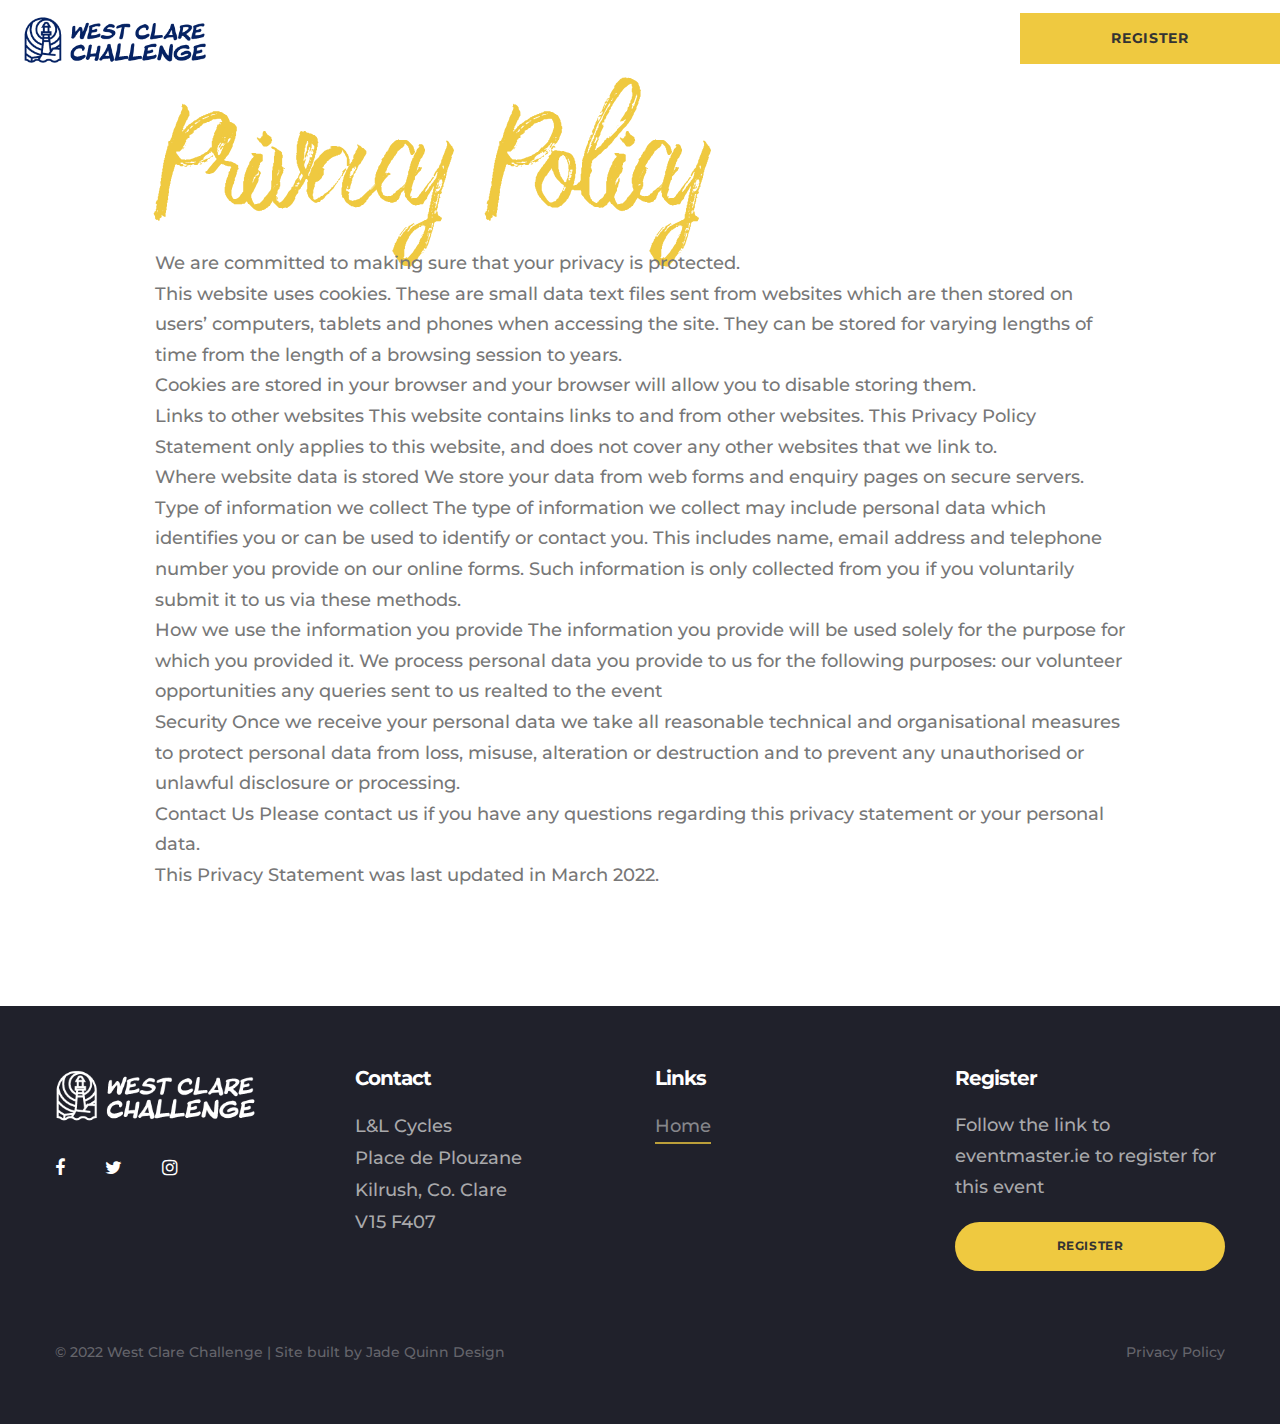
<file: privacy.html>
<!DOCTYPE html>
<html lang="en">
<head>
    <meta charset="UTF-8"/>
    <meta name="description" content="Join us on the 2nd of June 2022 for the West Clare Challenge Charity Cycle! Cycling in the beautiful West of Ireland along the Wild Atlantic Way. This will be an unmatched experience that will be sure to thrill any cyclist."/>
    <meta name="keywords" content="Cycle, Race, Charity, Clare, Wild Atlantic Way, E-bike"/>
    <meta name="viewport" content="width=device-width, initial-scale=1.0"/>
    <meta http-equiv="X-UA-Compatible" content="ie=edge"/>
    <link rel="shortcut icon" href="img/fav.png"/>
    <title>West Clare Challenge Charity Cycle</title>
    <!-- styles-->
    <link rel="stylesheet" href="css/styles.css"/>
    <!-- font -->
    <link rel="preconnect" href="https://fonts.googleapis.com">
    <link rel="preconnect" href="https://fonts.gstatic.com" crossorigin>
    <link href="https://fonts.googleapis.com/css2?family=Montserrat:ital,wght@0,300;0,400;0,600;1,300;1,400;1,600&display=swap" rel="stylesheet">
</head>
<body>
    <div class="page-wrapper">
        <!-- header start-->
        <header class="header">
            <div class="container-fluid">
                <div class="row">
                    <div class="col-6">
                        <div>
                            <a href="index.html">
                                <img src="img/logo_dark.png" alt="logo" height="55px"/>
                            </a>
                        </div>
                    </div>
                    <div class="col-6">
                        <div class="float-right">
                            <a class="button button--squared" href="https://eventmaster.ie/event/rz5WuPmS9y" target="blank">
                                <span>Register</span>
                            </a>
                        </div>
                    </div>
                </div>
            </div>
        </header>
        <!-- header end-->
        <main class="main">
            <!-- contact start-->
            <section class="section text-section padding">
                <div class="container">
                    <div class="row">
                        <div class="col-lg-10 offset-lg-1">
                            <h2 class="text-section__heading">Privacy Policy</h2>
                            <p>We are committed to making sure that your privacy is protected.
                               <br>
                                This website uses cookies. These are small data text files sent from websites which are then stored on users’ computers, tablets and phones when accessing the site. They can be stored for varying lengths of time from the length of a browsing session to years.
                                <br>
                                Cookies are stored in your browser and your browser will allow you to disable storing them.
                                <br>
                                Links to other websites
                                This website contains links to and from other websites. This Privacy Policy Statement only applies to this website, and does not cover any other websites that we link to.
                                <br>
                                Where website data is stored
                                We store your data from web forms and enquiry pages on secure servers.
                                <br>
                                Type of information we collect
                                The type of information we collect may include personal data which identifies you or can be used to identify or contact you. This includes name, email address and telephone number you provide on our online forms. Such information is only collected from you if you voluntarily submit it to us via these methods.
                                <br>
                                How we use the information you provide
                                The information you provide will be used solely for the purpose for which you provided it. We process personal data you provide to us for the following purposes:
                                
                                our volunteer opportunities
                                any queries sent to us realted to the event
                                <br>
                                Security
                                Once we receive your personal data we take all reasonable technical and organisational measures to protect personal data from loss, misuse, alteration or destruction and to prevent any unauthorised or unlawful disclosure or processing.
                                <br>
                                Contact Us
                                Please contact us if you have any questions regarding this privacy statement or your personal data.
                                <br>
                                This Privacy Statement was last updated in March 2022.</p>
                        </div>
                    </div>
                </div>
            </section>
            <!-- contact end-->
        </main>
        <!-- footer start-->
        <footer class="footer">
            <div class="container">
                <div class="row">
                    <div class="col-sm-6 col-lg-3">
                        <div class="footer-logo">
                            <a class="footer-logo__link" href="#home">
                                <img class="footer-logo__img" src="img/logo_footer.png" alt="logo"/>
                            </a>
                        </div>
                        <!-- footer socials start-->
                        <ul class="footer-socials">
                            <li class="footer-socials__item">
                                <a class="footer-socials__link" href="https://www.facebook.com/WestClareCC/" target="blank">
                                    <i class="fa fa-facebook" aria-hidden="true"></i>
                                </a>
                            </li>
                            <li class="footer-socials__item">
                                <a class="footer-socials__link" href="https://twitter.com/westclarecc" target="blank">
                                    <i class="fa fa-twitter" aria-hidden="true"></i>
                                </a>
                            </li>
                            <li class="footer-socials__item">
                                <a class="footer-socials__link" href="https://www.instagram.com/westclarecc/?hl=en" target="blank">
                                    <i class="fa fa-instagram" aria-hidden="true"></i>
                                </a>
                            </li>
                        </ul>
                        <!-- footer socials end-->
                    </div>
                    <div class="col-sm-6 col-lg-3">
                        <h4 class="footer__title">Contact</h4>
                        <div class="footer-contacts">
                            <p class="footer-contacts__address">L&L Cycles <br>Place de Plouzane <br>Kilrush, Co. Clare<br>V15 F407</p>
                            <!-- <p class="footer-contacts__phone">
                                Phone: 
                                <a href="tel:+31859644725">+65 9011111</a>
                            </p> -->
                        </div>
                    </div>
                    <div class="col-sm-6 col-lg-3">
                        <h4 class="footer__title">Links</h4>
                        <!-- footer nav start-->
                        <nav>
                            <ul class="footer-menu">
                                <li class="footer-menu__item footer-menu__item--active">
                                    <a class="footer-menu__link" href="index.html">Home</a>
                                </li>
                            </ul>
                        </nav>
                        <!-- footer nav end-->
                    </div>
                    <div class="col-sm-6 col-lg-3">
                        <h4 class="footer__title">Register</h4>
                        <p>Follow the link to eventmaster.ie to register for this event</p>
                        <a class="button footer__button button--filled" href="https://eventmaster.ie/event/rz5WuPmS9y" target="blank">Register</a>
                    </div>
                </div>
                <div class="row align-items-baseline">
                    <div class="col-md-6">
                        <p class="footer-copyright">© 2022 West Clare Challenge | Site built by Jade Quinn Design</p>
                    </div>
                    <div class="col-md-6">
                        <div class="footer-privacy">
                            <a class="footer-privacy__link" href="privacy.html">Privacy Policy</a>
                        </div>
                    </div>
                </div>
            </div>
        </footer>
        <!-- footer end-->
    </div>
    <!-- libs-->
    <script src="https://ajax.googleapis.com/ajax/libs/jquery/2.2.4/jquery.min.js"></script>
    <script src="js/libs.min.js"></script>
    <!-- scripts-->
    <script src="js/common.min.js"></script>
    <div style="display: none">
        <?xml version="1.0" encoding="utf-8"?>
        <svg xmlns="http://www.w3.org/2000/svg" xmlns:xlink="http://www.w3.org/1999/xlink">
            <symbol viewBox="0 0 12.8 16" id="bag" xmlns="http://www.w3.org/2000/svg">
                <path d="M12.797 13.831l-.916-10.317a.441.441 0 00-.438-.402H9.559C9.533 1.391 8.127 0 6.4 0S3.267 1.391 3.241 3.112H1.357a.437.437 0 00-.438.402L.003 13.831 0 13.87C0 15.045 1.076 16 2.4 16h8c1.324 0 2.4-.955 2.4-2.13 0-.013 0-.026-.003-.039zM6.4.883a2.28 2.28 0 012.276 2.228H4.124A2.28 2.28 0 016.4.883zm4 14.234h-8c-.831 0-1.504-.55-1.517-1.227l.876-9.891h1.478V5.34a.44.44 0 00.441.442.44.44 0 00.442-.442V3.998h4.556V5.34a.44.44 0 00.441.442.44.44 0 00.442-.442V3.998h1.478l.88 9.891c-.013.678-.69 1.228-1.517 1.228z" fill-rule="evenodd" clip-rule="evenodd"/>
            </symbol>
            <symbol viewBox="0 0 512 512" id="blood" xmlns="http://www.w3.org/2000/svg">
                <path d="M157.764 434.559c-57.058-28.643-84.583-102.22-48.983-163.75a7.5 7.5 0 00-2.735-10.249c-3.583-2.069-8.173-.85-10.249 2.736-39.956 69.06-9.481 152.18 55.237 184.67a7.501 7.501 0 106.73-13.407z"/>
                <path d="M469.999 392.714a7.5 7.5 0 007.501-7.501V368.89c0-6.556-5.272-11.895-11.806-11.902h-51.751v-51.804c-.008-6.481-5.348-11.753-11.902-11.753H388.67c-3.972-17.819-10.632-34.895-19.853-50.835-.083-.144-128.44-222.006-128.526-222.148-19.198-33.08-41.612-19.623-50.492-4.18-.656 1.136-128.933 222.861-130.939 226.328-66.43 114.817 10.682 257.11 138.572 268.632a7.504 7.504 0 008.144-6.798 7.501 7.501 0 00-6.798-8.144C80.996 485.676 11.359 354.653 71.845 250.107L200.31 28.057c1.009-1.745 7.094-13.281 13.563-13.078 5.398.145 10.844 8.744 13.567 13.211l128.39 221.918c7.889 13.636 13.738 28.173 17.443 43.323H334.39c-6.555 0-11.894 5.272-11.901 11.806v51.751h-51.81c-6.074.01-11.085 4.703-11.687 10.689-.04.399-.061.804-.061 1.213v67.651c0 6.555 5.272 11.894 11.806 11.901h51.752v7.257c-24.419 21.571-55.547 36.26-90.231 40.215a7.504 7.504 0 00-6.604 8.303c.47 4.116 4.202 7.076 8.303 6.603 31.259-3.565 61.771-15.303 88.531-35.736v25.163c.008 6.481 5.348 11.753 11.901 11.753h67.65c6.556 0 11.895-5.272 11.902-11.806v-51.751h51.804c6.481-.008 11.753-5.348 11.753-11.901v-16.324a7.5 7.5 0 00-7.501-7.501 7.5 7.5 0 00-7.501 7.501v13.224h-51.653c-6.564 0-11.902 5.34-11.902 11.902v51.654H337.49v-51.653c0-6.564-5.341-11.902-11.903-11.902h-51.654v-61.452h51.654c6.564 0 11.903-5.34 11.903-11.902v-51.657h61.451v51.654c0 6.564 5.34 11.902 11.902 11.902h51.654v13.224a7.503 7.503 0 007.502 7.502z"/>
            </symbol>
            <symbol viewBox="0 0 174 32" id="bootstrap" xmlns="http://www.w3.org/2000/svg">
                <path d="M26.667 0C29.6 0 32 2.4 32 5.333v21.334C32 29.6 29.6 32 26.667 32H5.333C2.4 32 0 29.6 0 26.667V5.333C0 2.4 2.4 0 5.333 0h21.334zm-8.9 6.954H8.695v18.667h8.576c1.202 0 2.237-.136 3.11-.408.874-.272 1.585-.638 2.144-1.098a4.15 4.15 0 001.23-1.647 5.32 5.32 0 00.391-2.05c0-1.276-.298-2.332-.888-3.179-.591-.842-1.465-1.385-2.615-1.631v-.052c.858-.366 1.516-.89 1.977-1.559.46-.669.69-1.474.69-2.415 0-1.553-.507-2.709-1.517-3.477-1.009-.77-2.352-1.15-4.026-1.15zm-.026 10.165c.994 0 1.757.24 2.311.742.555.502.826 1.208.826 2.134 0 .94-.277 1.673-.826 2.185-.544.518-1.317.774-2.31.774h-5.779V17.12zm-.444-7.503c.889 0 1.568.193 2.039.575.47.382.706 1.046.706 1.987 0 .836-.262 1.474-.784 1.924-.523.45-1.177.67-1.961.67h-5.334V9.615zm20.081-3.38h8.12c1.16 0 2.228.242 3.205.725.976.483 1.744 1.14 2.305 1.972.56.831.841 1.74.841 2.726 0 1.044-.256 1.948-.768 2.711a5.057 5.057 0 01-2.016 1.755v.232c1.083.387 1.943 1 2.581 1.841.638.842.957 1.852.957 3.031 0 1.14-.304 2.15-.913 3.03-.61.88-1.431 1.557-2.465 2.03-1.035.474-2.18.711-3.437.711h-8.41V6.236zm7.83 8.468c.85 0 1.532-.237 2.044-.71.513-.474.769-1.069.769-1.784 0-.696-.246-1.28-.74-1.755-.493-.473-1.145-.71-1.957-.71h-4.031v4.959h3.915zm.435 8.729c.947 0 1.687-.246 2.218-.74.532-.493.798-1.135.798-1.928 0-.793-.27-1.44-.812-1.943-.541-.503-1.315-.754-2.32-.754h-4.234v5.365h4.35zm17.052 4.031c-1.527 0-2.89-.343-4.089-1.03a7.312 7.312 0 01-2.799-2.813c-.667-1.189-1-2.527-1-4.016 0-1.47.333-2.803 1-4.002a7.284 7.284 0 012.799-2.828c1.199-.686 2.562-1.029 4.089-1.029 1.508 0 2.861.343 4.06 1.03a7.284 7.284 0 012.799 2.827c.667 1.199 1 2.533 1 4.002 0 1.489-.333 2.827-1 4.017a7.312 7.312 0 01-2.799 2.813c-1.199.686-2.552 1.029-4.06 1.029zm0-3.509a4.07 4.07 0 002.03-.522 3.828 3.828 0 001.479-1.508c.367-.657.551-1.43.551-2.32 0-.87-.184-1.634-.551-2.291a3.828 3.828 0 00-1.479-1.508 4.07 4.07 0 00-2.03-.522 4.07 4.07 0 00-2.03.522 3.928 3.928 0 00-1.493 1.508c-.378.657-.566 1.421-.566 2.291 0 .87.188 1.638.566 2.305.377.668.874 1.175 1.493 1.523a4.07 4.07 0 002.03.522zm17.835 3.509c-1.527 0-2.89-.343-4.089-1.03a7.312 7.312 0 01-2.799-2.813c-.667-1.189-1-2.527-1-4.016 0-1.47.333-2.803 1-4.002a7.284 7.284 0 012.799-2.828c1.199-.686 2.562-1.029 4.089-1.029 1.508 0 2.861.343 4.06 1.03a7.284 7.284 0 012.798 2.827c.668 1.199 1.001 2.533 1.001 4.002 0 1.489-.333 2.827-1 4.017a7.312 7.312 0 01-2.799 2.813c-1.199.686-2.552 1.029-4.06 1.029zm0-3.509a4.07 4.07 0 002.03-.522 3.828 3.828 0 001.479-1.508c.367-.657.551-1.43.551-2.32 0-.87-.184-1.634-.551-2.291a3.828 3.828 0 00-1.479-1.508 4.07 4.07 0 00-2.03-.522 4.07 4.07 0 00-2.03.522 3.928 3.928 0 00-1.493 1.508c-.378.657-.566 1.421-.566 2.291 0 .87.188 1.638.566 2.305.377.668.874 1.175 1.493 1.523a4.07 4.07 0 002.03.522zm16.762 3.277a5.962 5.962 0 01-2.03-.334c-.619-.222-1.121-.526-1.508-.913-.909-.87-1.363-2.107-1.363-3.712v-6.815H89.81V12.21h2.581V8.034h3.799v4.176h3.625v3.248H96.19v6.119c0 .754.164 1.295.493 1.624.27.31.735.464 1.392.464.367 0 .672-.048.913-.145.242-.097.556-.261.943-.493v3.712a7.112 7.112 0 01-2.639.493zm11.6.232c-1.798 0-3.253-.367-4.364-1.102-1.112-.735-1.89-1.692-2.335-2.871l3.393-1.479c.31.696.75 1.223 1.32 1.58.57.358 1.232.537 1.986.537.696 0 1.276-.111 1.74-.334.464-.222.696-.584.696-1.087 0-.483-.213-.846-.638-1.087-.425-.242-1.063-.46-1.914-.653l-1.74-.377c-1.199-.29-2.194-.817-2.987-1.58-.793-.764-1.189-1.716-1.189-2.857 0-.85.256-1.614.769-2.291.512-.677 1.208-1.199 2.087-1.566.88-.367 1.852-.551 2.915-.551 3.055 0 5.094 1.073 6.119 3.219l-3.248 1.421c-.58-1.044-1.508-1.566-2.784-1.566-.657 0-1.18.12-1.566.362-.387.242-.58.547-.58.914 0 .696.657 1.218 1.972 1.566l2.175.522c1.47.367 2.576.928 3.32 1.682.745.754 1.117 1.682 1.117 2.784 0 .947-.275 1.783-.827 2.509-.55.725-1.304 1.29-2.261 1.696-.958.406-2.016.609-3.176.609zm15.312-.232a5.962 5.962 0 01-2.03-.334c-.619-.222-1.121-.526-1.508-.913-.909-.87-1.363-2.107-1.363-3.712v-6.815h-2.581V12.21h2.581V8.034h3.799v4.176h3.625v3.248h-3.625v6.119c0 .754.164 1.295.493 1.624.27.31.735.464 1.392.464.367 0 .672-.048.913-.145.242-.097.556-.261.943-.493v3.712a7.112 7.112 0 01-2.639.493zm5.684-15.022h3.567v1.972h.232c.367-.696.938-1.271 1.711-1.726a4.946 4.946 0 012.552-.681c.677 0 1.295.106 1.856.319v3.799a12.314 12.314 0 00-1.32-.42 4.835 4.835 0 00-1.145-.131c-1.121 0-2.01.406-2.668 1.218-.657.812-.986 1.837-.986 3.074V27h-3.799V12.21zm16.443 15.254c-1.566 0-2.852-.46-3.857-1.377-1.005-.919-1.508-2.122-1.508-3.611 0-.986.261-1.856.783-2.61.522-.754 1.237-1.334 2.146-1.74.909-.406 1.914-.609 3.016-.609 1.527 0 2.832.222 3.915.667v-.638c0-.812-.304-1.47-.913-1.972-.61-.503-1.426-.754-2.451-.754-.696 0-1.368.16-2.016.479a4.749 4.749 0 00-1.609 1.261l-2.436-1.914a7.157 7.157 0 012.697-2.146c1.083-.503 2.262-.754 3.538-.754 2.262 0 3.983.522 5.162 1.566 1.18 1.044 1.769 2.571 1.769 4.582V27h-3.741v-1.508h-.232c-.445.58-1.03 1.054-1.755 1.421-.725.367-1.56.551-2.508.551zm.899-2.958c1.102 0 1.977-.353 2.625-1.058a3.55 3.55 0 00.971-2.48 7.202 7.202 0 00-3.103-.696c-1.972 0-2.958.735-2.958 2.204 0 .6.213 1.087.638 1.465.425.377 1.034.565 1.827.565zm18.966-12.76c1.334 0 2.547.333 3.64 1 1.092.668 1.947 1.6 2.566 2.799.619 1.199.928 2.552.928 4.06 0 1.527-.31 2.885-.928 4.075-.619 1.189-1.474 2.116-2.566 2.784-1.093.667-2.306 1-3.64 1-1.005 0-1.9-.213-2.683-.638-.783-.425-1.367-.957-1.754-1.595h-.232l.232 2.088v3.945h-3.799V12.21h3.567v1.798h.232c.406-.638.996-1.174 1.769-1.61.773-.435 1.663-.652 2.668-.652zm-.667 3.538c-.696 0-1.353.179-1.972.536a3.932 3.932 0 00-1.479 1.523c-.367.657-.551 1.411-.551 2.262 0 .85.184 1.605.551 2.262a4.04 4.04 0 001.479 1.537 3.8 3.8 0 001.972.551c.715 0 1.382-.184 2.001-.551a4.04 4.04 0 001.479-1.537c.367-.657.551-1.411.551-2.262 0-.85-.184-1.605-.551-2.262a3.932 3.932 0 00-1.479-1.523 3.93 3.93 0 00-2.001-.536z"/>
            </symbol>
            <symbol viewBox="0 0 512.002 512.002" id="bread" xmlns="http://www.w3.org/2000/svg">
                <path d="M495.535 92.143h-4.457c.344-1.447.545-2.949.545-4.5V67.738c0-10.752-8.748-19.5-19.5-19.5h-11.408a7.5 7.5 0 000 15h11.408c2.439 0 4.5 2.061 4.5 4.5v19.904c0 2.439-2.061 4.5-4.5 4.5h-57.818c-2.439 0-4.5-2.061-4.5-4.5V67.738c0-2.439 2.061-4.5 4.5-4.5h11.408a7.5 7.5 0 000-15h-11.408c-10.752 0-19.5 8.748-19.5 19.5v19.904c0 1.551.201 3.053.545 4.5H287.629c-9.212 0-16.707 7.495-16.707 16.707v180.013c-25.03-8.489-50.928-12.394-76.045-12.394-83.833 0-154.508 42.636-187.491 101.791-21.401 38.38 6.263 85.506 50.106 85.506h119.884c4.142 0 7.5-3.357 7.5-7.5s-3.358-7.5-7.5-7.5H57.493c-32.46 0-52.795-34.88-37.005-63.201 13.073-23.447 32.309-43.48 55.554-58.968v46.363c0 4.143 3.358 7.5 7.5 7.5s7.5-3.357 7.5-7.5V317.54c12.713-6.936 26.367-12.601 40.668-16.866v72.286a7.5 7.5 0 007.5 7.5 7.5 7.5 0 007.5-7.5v-76.201a221.787 221.787 0 0140.667-5.155v81.356a7.5 7.5 0 007.5 7.5 7.5 7.5 0 007.5-7.5v-81.356a221.809 221.809 0 0140.668 5.155v76.2c0 4.143 3.358 7.5 7.5 7.5s7.5-3.357 7.5-7.5v-72.286c14.3 4.265 27.954 9.93 40.668 16.866v55.419c0 4.143 3.358 7.5 7.5 7.5s7.5-3.357 7.5-7.5v-46.363c24.616 16.4 43.256 36.911 55.554 58.968 15.808 28.352-4.579 63.201-37.005 63.201H212.378c-4.142 0-7.5 3.357-7.5 7.5s3.358 7.5 7.5 7.5h283.049c9.139 0 16.574-7.436 16.574-16.574V108.607c0-9.079-7.386-16.464-16.466-16.464zm-209.612 16.706c0-.941.765-1.706 1.706-1.706h207.906c.808 0 1.464.657 1.464 1.464v46.037L285.923 261.942V108.849zM497 447.19c0 .868-.706 1.574-1.574 1.574H371.037c9.483-8.735 16.233-21.034 18.146-34.47 2.737-19.237-4.076-33.112-14.606-48.661L497 303.402V447.19zm0-160.614l-131.476 66.833c-19.813-24.581-47.229-45.241-79.601-58.859v-15.781L497 171.472v115.104z"/>
                <path d="M403.594 129.388h-30.552a7.5 7.5 0 000 15h30.552a7.5 7.5 0 000-15z"/>
            </symbol>
            <symbol viewBox="0 0 512 512" id="charity" xmlns="http://www.w3.org/2000/svg">
                <path d="M511.833 310.027c-8.158-38.269-45.677-65.235-86.638-57.957 10.639-123.887-86.883-231.318-212.203-231.318h-.024l-.029.001C94.34 20.783 0 117.275 0 233.744 0 354.22 98.509 446.943 213.073 446.943c22.075 0 44.019-3.522 65.576-10.536 19.43 20.469 43.935 38.917 71.778 53.909a7.521 7.521 0 0010.189-3.057 7.521 7.521 0 00-3.057-10.189c-98.571-53.076-125.017-132.852-108.589-173.626 18.607-46.07 82.568-50.594 107.262-7.141 1.376 2.421 7.796 8.56 15.846 8.383 6.247-.146 12.028-4.11 15.077-9.002 31.133-49.96 99.33-32.402 109.965 17.481a7.518 7.518 0 008.925 5.788 7.522 7.522 0 005.788-8.926zM162.425 42.355c-22.262 20.549-37.029 50.349-46.474 79.023-18.425-5.258-35.275-12.033-49.856-20.172 26.902-29.675 60.302-49.281 96.33-58.851zM56.303 112.931c16.08 9.278 34.798 16.957 55.322 22.828-8.072 29.433-11.922 60.32-12.472 90.463H15.202c1.532-40.865 15.561-80.232 41.101-113.291zm-.207 241.746c-25.017-32.159-39.367-71.359-40.899-113.411h83.956c.546 30.053 4.257 60.998 12.401 90.484-20.583 5.894-39.35 13.606-55.458 22.927zm9.911 11.652c14.598-8.16 31.475-14.95 49.931-20.217 9.481 28.467 24.256 58.54 46.219 78.774-37.417-9.97-70.723-30.414-96.15-58.557zm139.463 64.649c-36.885-6.393-62.719-52.612-74.917-88.641 23.308-5.413 48.683-8.516 74.917-9.016v97.657zm0-112.701c-27.715.512-54.584 3.842-79.301 9.668-7.279-26.463-11.392-55.947-11.97-86.678h91.271v77.01zm0-92.055h-91.271c.548-29.094 4.286-58.741 11.97-86.678 24.718 5.825 51.588 9.156 79.301 9.667v77.011zm0-92.057c-26.236-.499-51.614-3.604-74.923-9.016 12.129-36.335 37.274-82.924 74.923-88.763v97.779zm154.421-32.959c-14.581 8.14-31.43 14.915-49.856 20.172-9.346-28.376-24.45-58.872-46.477-79.024 36.483 9.632 69.992 29.769 96.333 58.852zm-139.376-64.82c37.773 5.858 62.794 52.424 74.923 88.762-23.31 5.414-48.687 8.518-74.923 9.017V36.386zm36.814 373.798c-11.743 12.055-24.164 19.093-36.813 20.979v-97.839c3.111.06 6.226.148 9.334.282 1.616 27.908 11.689 53.506 27.479 76.578zm54.139-158.792c-41.192-4-77.628 26.35-81.513 67.17-3.144-.13-6.294-.227-9.441-.285v-77.011h91.264a386.803 386.803 0 01-.31 10.126zm-90.953-25.17v-77.011c27.714-.511 54.584-3.842 79.301-9.667 7.279 26.463 11.392 55.947 11.97 86.678h-91.271zm189.096 30.461c-23.949 10.169-34.499 30.393-35.484 31.426-1.808 1.894-2.863 2.147-5.317-.131l-.024-.021c-9.286-15.833-24.084-27.996-42.402-33.598.22-4.346.368-8.719.448-13.092h83.946a200.988 200.988 0 01-1.167 15.416zm-82.78-30.461c-.583-31.975-4.869-62.741-12.472-90.463 20.523-5.871 39.241-13.55 55.322-22.828 25.222 32.632 39.548 71.881 41.102 113.291h-83.952zm178.644 113.05c-4.098-.657-7.961 2.129-8.622 6.23-11.221 69.69-81.629 115.269-111.381 131.631a7.523 7.523 0 007.249 13.183c55.891-30.738 108.926-79.956 118.984-142.421a7.522 7.522 0 00-6.23-8.623z"/>
            </symbol>
            <symbol viewBox="0 0 488.878 488.878" id="check" xmlns="http://www.w3.org/2000/svg">
                <path d="M143.294 340.058l-92.457-92.456L0 298.439l122.009 122.008.14-.141 22.274 22.274L488.878 98.123l-51.823-51.825z"/>
            </symbol>
            <symbol viewBox="0 0 511.998 511.998" id="church" xmlns="http://www.w3.org/2000/svg">
                <path d="M443.726 325.008l-88.417-69.347v-33.14c0-4.143-3.357-7.5-7.5-7.5s-7.5 3.357-7.5 7.5v21.374l-79.68-62.494a7.504 7.504 0 00-9.259 0l-79.68 62.494v-89.068L255.998 88.7l84.309 66.125v32.692c0 4.143 3.357 7.5 7.5 7.5s7.5-3.357 7.5-7.5V166.59l13.309 10.439a7.502 7.502 0 009.259-11.803L263.499 75.521V43.999h21.381c4.143 0 7.5-3.357 7.5-7.5s-3.357-7.5-7.5-7.5h-21.381V7.5c0-4.143-3.357-7.5-7.5-7.5a7.499 7.499 0 00-7.5 7.5v21.496h-21.381c-4.143 0-7.5 3.357-7.5 7.5s3.357 7.5 7.5 7.5h21.381V75.52l-114.375 89.706a7.5 7.5 0 009.259 11.803l13.308-10.438v89.068l-88.417 69.347a7.5 7.5 0 009.259 11.803l30.124-23.626v183.814H76.078a7.499 7.499 0 00-7.5 7.5c0 4.143 3.357 7.5 7.5 7.5H435.92c4.143 0 7.5-3.357 7.5-7.5s-3.357-7.5-7.5-7.5h-31.576V313.185l30.124 23.626a7.502 7.502 0 0010.531-1.272 7.502 7.502 0 00-1.273-10.531zM248.498 496.999h-43.629V378.22c0-18.035 14.673-32.708 32.708-32.708h10.921v151.487zm140.845-.001h-67.214v-67.13c0-4.143-3.357-7.5-7.5-7.5s-7.5 3.357-7.5 7.5v67.131H263.5V345.511h10.921c18.035 0 32.708 14.673 32.708 32.709v16.646c0 4.143 3.357 7.5 7.5 7.5s7.5-3.357 7.5-7.5V378.22c0-26.308-21.401-47.71-47.709-47.71h-36.842c-26.31 0-47.709 21.405-47.709 47.71v118.778h-67.214V301.419l133.344-104.584 133.344 104.584v195.579z"/>
                <path d="M270.885 121.611h-29.773c-4.143 0-7.5 3.357-7.5 7.5s3.357 7.5 7.5 7.5h29.773c4.143 0 7.5-3.357 7.5-7.5s-3.356-7.5-7.5-7.5zm0 27.814h-29.773a7.499 7.499 0 00-7.5 7.5c0 4.143 3.357 7.5 7.5 7.5h29.773c4.143 0 7.5-3.357 7.5-7.5a7.498 7.498 0 00-7.5-7.5zm0 111.651h-29.773a7.499 7.499 0 00-7.5 7.5c0 4.143 3.357 7.5 7.5 7.5h29.773c4.143 0 7.5-3.357 7.5-7.5a7.498 7.498 0 00-7.5-7.5zm0 27.812h-29.773a7.499 7.499 0 00-7.5 7.5c0 4.143 3.357 7.5 7.5 7.5h29.773c4.143 0 7.5-3.357 7.5-7.5a7.498 7.498 0 00-7.5-7.5z"/>
            </symbol>
            <symbol fill="none" stroke-width="2" stroke-linecap="round" stroke-linejoin="round" class="ahfeather ahfeather-clock" viewBox="0 0 24 24" id="clock" xmlns="http://www.w3.org/2000/svg">
                <circle cx="12" cy="12" r="10"/>
                <path d="M12 6v6l4 2"/>
            </symbol>
            <symbol viewBox="0 0 47.971 47.971" id="close" xmlns="http://www.w3.org/2000/svg">
                <path d="M28.228 23.986L47.092 5.122a2.998 2.998 0 000-4.242 2.998 2.998 0 00-4.242 0L23.986 19.744 5.121.88a2.998 2.998 0 00-4.242 0 2.998 2.998 0 000 4.242l18.865 18.864L.879 42.85a2.998 2.998 0 104.242 4.241l18.865-18.864L42.85 47.091c.586.586 1.354.879 2.121.879s1.535-.293 2.121-.879a2.998 2.998 0 000-4.242L28.228 23.986z"/>
            </symbol>
            <symbol viewBox="0 0 510 510" id="comment" xmlns="http://www.w3.org/2000/svg">
                <path d="M459 0H51C22.95 0 0 22.95 0 51v459l102-102h357c28.05 0 51-22.95 51-51V51c0-28.05-22.95-51-51-51z"/>
            </symbol>
            <symbol viewBox="0 0 512 512" id="donate-1" xmlns="http://www.w3.org/2000/svg">
                <path d="M210.292 38.074h-31.52a7.5 7.5 0 000 15h31.52a7.5 7.5 0 000-15zm5.824 403.437h-43.17c-10.025 0-18.181 8.156-18.181 18.182v7.007c0 10.025 8.156 18.181 18.181 18.181h43.17c10.025 0 18.181-8.156 18.181-18.181v-7.007c0-10.026-8.156-18.182-18.181-18.182zm3.18 25.189c0 1.724-1.457 3.18-3.18 3.18h-43.17c-1.724 0-3.18-1.456-3.18-3.18v-7.007c0-1.724 1.457-3.181 3.18-3.181h43.17c1.724 0 3.18 1.457 3.18 3.181v7.007zm42.26-136.646H127.507a7.5 7.5 0 000 15h134.049c4.143 0 7.5-3.358 7.5-7.5s-3.357-7.5-7.5-7.5zm-.001 40.752H127.507a7.5 7.5 0 000 15h134.049a7.5 7.5 0 10-.001-15zm205.517 19.405l-28.916-28.915 16.321-9.043c7.146-3.963 5.88-14.512-1.892-16.514h-.001l-75.343-19.401c-7.617-1.962-14.731 5.161-12.772 12.765l19.393 75.309c2.002 7.797 12.583 9.053 16.545 1.894l9.022-16.282 28.3 28.3c4.261 4.261 11.378 4.286 15.916-.25l13.239-13.239c4.081-4.087 4.167-10.646.188-14.624zm-21.511 14.731l-30.484-30.485c-4.634-4.633-12.365-3.263-15.5 2.396l-4.998 9.022-13.674-53.101 53.102 13.674-9.724 5.387c-5.325 2.951-6.574 10.229-2.213 14.591l31.004 31.004-7.513 7.512zM175.074 202.706h-14.747v-.001c-3.416 0-5.665 1.833-5.665 3.916v53.074c0 2.083 2.249 3.916 5.665 3.916h14.747c11.499 0 20.496-5.332 20.496-19.663v-21.579c0-14.33-8.998-19.663-20.496-19.663zm7.499 41.242c0 5.666-2.833 8.333-7.499 8.333h-7.414v-38.243h7.414c4.666-.001 7.499 2.665 7.499 8.331v21.579zm40.991-41.243c-11.498 0-20.413 5.332-20.413 19.663v22.079c0 14.331 8.916 19.663 20.413 19.663s20.496-5.332 20.496-19.663v-22.079c0-14.33-8.999-19.663-20.496-19.663zm7.498 41.743c0 5.749-2.833 8.333-7.498 8.333-4.666 0-7.415-2.583-7.415-8.333v-22.079c0-5.749 2.749-8.333 7.415-8.333 4.665 0 7.498 2.583 7.498 8.333v22.079zm57.404-41.743c-3.249 0-6.498 1.166-6.498 3.915v28.329l-13.498-25.746c-3.166-6.082-4.915-6.499-9.582-6.499-3.249 0-6.498 1.25-6.498 3.999v52.907c0 5.332 12.998 5.332 12.998 0v-28.327l15.83 28.828c1.583 2.916 4.249 3.499 7.248 3.499 3.249 0 6.499-1.333 6.499-3.999v-52.99c.001-2.749-3.249-3.916-6.499-3.916zm59.57 54.658l-15.58-50.824c-.917-2.917-4.666-4.333-8.499-4.333s-7.582 1.417-8.498 4.333l-15.497 50.824c-.083.333-.167.667-.167.917 0 3.083 4.749 5.332 8.333 5.332 2.082 0 3.749-.667 4.248-2.416l2.833-10.415h17.58l2.833 10.415c.499 1.75 2.166 2.416 4.249 2.416 3.582 0 8.331-2.25 8.331-5.332.001-.25-.082-.583-.166-.917zm-30.161-16.581l6.082-22.329 6.082 22.329h-12.164zm65.986-38.078h-35.993c-2.749 0-3.916 3-3.916 5.749 0 3.166 1.417 5.916 3.916 5.916h11.498v45.242c0 2.666 3.249 3.999 6.499 3.999 3.249 0 6.498-1.333 6.498-3.999V214.37h11.498c2.5 0 3.916-2.75 3.916-5.916 0-2.75-1.167-5.75-3.916-5.75zm44.407 49.574H405.94v-14.164h12.498c2.749 0 3.915-2.666 3.915-4.916 0-2.666-1.416-5.082-3.915-5.082H405.94v-14.081h22.328v.001c2.5 0 3.916-2.666 3.916-5.749 0-2.666-1.166-5.582-3.916-5.582h-29.661c-2.833 0-5.665 1.333-5.665 3.999v52.907c0 2.666 2.832 3.999 5.665 3.999h29.661c2.75 0 3.916-2.916 3.916-5.582 0-3.084-1.416-5.75-3.916-5.75z"/>
                <path d="M459.817 245.747a7.5 7.5 0 00-7.5 7.5v28.752c0 2.439-2.061 4.5-4.5 4.5H142.282c-4.011 0-7.274-3.263-7.274-7.274v-92.43c0-4.008 3.258-7.268 7.264-7.273h305.544c2.439 0 4.5 2.061 4.5 4.5v34.223c0 4.142 3.357 7.5 7.5 7.5s7.5-3.358 7.5-7.5v-34.223c0-10.753-8.749-19.501-19.501-19.501H347.064V31.634C347.064 14.191 332.873 0 315.43 0H212.033a7.5 7.5 0 000 15h103.398c9.172 0 16.633 7.461 16.633 16.633V164.52h-17.387V88.848c0-7.522-6.119-13.645-13.645-13.645H88.029c-7.479 0-13.644 6.103-13.644 13.645v326.846c0 7.522 6.12 13.643 13.644 13.643h213.003c7.523 0 13.645-6.12 13.645-13.643V301.5h17.387v178.865c0 9.172-7.461 16.633-16.633 16.633H73.632c-9.172 0-16.633-7.461-16.633-16.633V31.634c0-9.172 7.461-16.633 16.633-16.633H177.03a7.5 7.5 0 000-15H73.632C56.189 0 41.999 14.191 41.999 31.634v448.732C41.999 497.809 56.19 512 73.633 512h241.799c17.442 0 31.634-14.191 31.634-31.634V301.5h100.751c10.753 0 19.501-8.749 19.501-19.501v-28.752a7.501 7.501 0 00-7.501-7.5zM133.266 90.206h166.41v32.561h-166.41V90.206zm-43.879 0h28.878v32.561H89.387V90.206zm210.289 324.132H89.387v-276.57h210.289v26.753H139.507c-10.753 0-19.501 8.749-19.501 19.501v97.977c0 10.753 8.749 19.501 19.501 19.501h160.169v112.838z"/>
            </symbol>
            <symbol viewBox="0 0 512 512" id="donation" xmlns="http://www.w3.org/2000/svg">
                <path d="M249.391 480.848l-5.955-81.261c-.644-8.765-8.267-15.274-16.937-14.626l-4.06.298c-1.684-16.72-4.663-33.083-8.881-48.743-5.795-21.513-11.132-28.631-35.39-58.71l-.091-.111c-9.117-10.87-16.034-13.592-63.355-40.001-10.804-6.03-20.514-4.362-27.552-.111l-.951-2.285a28.116 28.116 0 001.465-7.138l4.32-59.924c1.125-15.605-10.594-29.147-26.202-30.272-8.141-.594-15.872 2.306-21.525 7.704-17.838-13.303-50.332-.331-43.294 33.012.068.325 32.147 118.269 32.234 118.588 4.603 21.37 20.138 33.048 26.62 37.084.805.499 17.8 9.877 18.63 10.335 25.706 14.18 27.804 15.34 34.941 24.697 6.853 8.987 6.83 17.261 7.275 23.332l-3.786.278c-8.702.639-15.262 8.236-14.623 16.936l5.357 73.138c.61 8.334 7.635 14.862 15.991 14.862h109.893c9.24 0 16.551-7.865 15.876-17.082zM77.051 167.156l-2.834 39.302c-20.513-49.296-18.527-45.451-20.4-49.113 8.282-9.374 24.156-2.983 23.234 9.811zm-9.44 154.378c-11.585-7.277-16.527-15.939-19.88-28.012L15.607 175.388c-.62-3.095-2.482-16.157 9.303-19.475 6.087-1.42 10.482.561 13.937 5.552 1.548 2.237-2.11-6.058 37.249 88.526-3.5 7.964-3.862 19.859 7.323 28.337 12.099 9.172 40.842 31.136 41.131 31.357a7.455 7.455 0 004.545 1.54 7.494 7.494 0 004.557-13.45c-.289-.222-29.054-22.203-41.178-31.393-7.136-5.408-2.456-13.048 2.76-16.16 3.688-2.196 7.558-2.02 12.183.562 46.012 25.678 52.068 28.089 59.133 36.492 24.266 30.094 27.651 35.01 32.535 53.141 3.974 14.75 6.793 30.168 8.402 45.94l-71.854 5.264c-.452-6.156-.485-18.448-10.306-31.327-10.733-14.071-14.383-14.588-57.716-38.76zm166.583 161.107a.896.896 0 01-.681.297H123.62a1.048 1.048 0 01-1.042-.967l-5.357-73.138a.837.837 0 01.771-.892 4085734.798 4085734.798 0 00109.67-8.032c.201 0 .383.068.539.203.174.149.27.342.287.57l5.953 81.259a.904.904 0 01-.247.7zm233.527-336.977c-18.673-17.826-49.575-3.071-47.727 22.57l4.32 59.923a28.071 28.071 0 001.465 7.139l-.951 2.285c-7.037-4.251-16.753-5.918-27.552.111-47.382 26.436-54.259 29.154-63.356 40a9.062 9.062 0 00-.092.112c-24.257 30.081-29.593 37.197-35.388 58.709-4.219 15.66-7.197 32.023-8.881 48.743l-4.061-.298c-8.749-.623-16.298 5.91-16.935 14.626l-5.955 81.261c-.673 9.215 6.638 17.08 15.877 17.08h40.195c4.14 0 7.495-3.355 7.495-7.495s-3.355-7.495-7.495-7.495h-40.195a.896.896 0 01-.681-.297.892.892 0 01-.247-.7l5.955-81.26a.802.802 0 01.286-.57.857.857 0 01.606-.201l109.603 8.03a.835.835 0 01.77.893l-5.357 73.138c-.04.543-.498.967-1.042.967h-34.722c-4.14 0-7.495 3.355-7.495 7.495s3.355 7.495 7.495 7.495h34.722c8.356 0 15.382-6.528 15.991-14.862l5.357-73.137c.64-8.701-5.921-16.3-14.624-16.938l-3.785-.278.38-5.186a33.967 33.967 0 016.895-18.146c8.604-11.281 9.973-10.686 53.261-34.849.105-.058.208-.119.311-.183 6.481-4.036 22.016-15.714 26.62-37.084l32.133-118.17a7.51 7.51 0 00.101-.419c7.047-33.393-25.491-46.29-43.297-33.009zm-9.543 11.682c-1.619 3.165 1.656-3.891-20.4 49.113l-2.834-39.302c-.91-12.634 14.841-19.313 23.234-9.811zm38.21 18.042c-.092.338-32.155 118.224-32.228 118.565-3.207 15.173-13.7 23.763-19.776 27.58-43.332 24.172-46.983 24.688-57.714 38.758-9.536 12.505-9.786 24.25-10.306 31.327l-71.854-5.264c1.609-15.77 4.429-31.19 8.402-45.94 4.884-18.132 8.265-23.043 32.538-53.141 7.063-8.402 13.12-10.814 59.13-36.491 9.705-5.417 15.255 1.44 16.683 3.606.013.021.029.038.042.058.027.042.049.085.078.126 1.692 2.601 3.701 7.594-1.86 11.809-12.124 9.189-40.889 31.17-41.178 31.392a7.494 7.494 0 004.557 13.45 7.463 7.463 0 004.545-1.54c.289-.221 29.032-22.184 41.131-31.356 11.185-8.478 10.823-20.373 7.323-28.338 45.243-108.727 33.54-81.367 37.715-89.307 8.015-10.579 26.687-4.842 22.772 14.706zm-195.047-64.524h-20.043V90.819c0-13.93-11.332-25.262-25.262-25.262s-25.262 11.332-25.262 25.262v20.044H210.73c-13.93 0-25.263 11.332-25.263 25.262s11.333 25.262 25.263 25.262h20.044v20.045c-.001 13.93 11.331 25.262 25.261 25.262s25.262-11.332 25.262-25.262v-20.045h20.044c13.93 0 25.263-11.332 25.263-25.262s-11.334-25.261-25.263-25.261zm0 35.533h-27.538a7.494 7.494 0 00-7.495 7.495v27.54c0 5.664-4.608 10.272-10.272 10.272-5.664 0-10.272-4.608-10.272-10.272v-27.54a7.494 7.494 0 00-7.495-7.495h-27.54c-5.665 0-10.273-4.608-10.273-10.272s4.608-10.272 10.273-10.272h27.539a7.494 7.494 0 007.495-7.495V90.819c0-5.664 4.608-10.272 10.272-10.272 5.664 0 10.272 4.608 10.272 10.272v27.539a7.494 7.494 0 007.495 7.495h27.539c5.665 0 10.273 4.608 10.273 10.272 0 5.665-4.608 10.272-10.273 10.272z"/>
                <path d="M370.268 145.993a7.494 7.494 0 00-8.541 6.277c-7.892 51.672-53.33 90.637-105.692 90.637-58.958 0-106.923-47.965-106.923-106.923S197.077 29.06 256.035 29.06c52.295 0 97.725 38.91 105.67 90.507a7.496 7.496 0 0014.816-2.281C367.472 58.523 316.651 14.07 256.035 14.07c-67.223 0-121.913 54.691-121.913 121.914s54.691 121.913 121.913 121.913a121.867 121.867 0 0079.789-29.734c21.906-18.977 36.368-45.125 40.721-73.63a7.496 7.496 0 00-6.277-8.54z"/>
            </symbol>
            <symbol viewBox="0 0 483.3 483.3" id="envelope" xmlns="http://www.w3.org/2000/svg">
                <path d="M424.3 57.75H59.1c-32.6 0-59.1 26.5-59.1 59.1v249.6c0 32.6 26.5 59.1 59.1 59.1h365.1c32.6 0 59.1-26.5 59.1-59.1v-249.5c.1-32.6-26.4-59.2-59-59.2zm32.1 308.7c0 17.7-14.4 32.1-32.1 32.1H59.1c-17.7 0-32.1-14.4-32.1-32.1v-249.5c0-17.7 14.4-32.1 32.1-32.1h365.1c17.7 0 32.1 14.4 32.1 32.1v249.5h.1z"/>
                <path d="M304.8 238.55l118.2-106c5.5-5 6-13.5 1-19.1-5-5.5-13.5-6-19.1-1l-163 146.3-31.8-28.4c-.1-.1-.2-.2-.2-.3-.7-.7-1.4-1.3-2.2-1.9L78.3 112.35c-5.6-5-14.1-4.5-19.1 1.1-5 5.6-4.5 14.1 1.1 19.1l119.6 106.9-119.1 111.5c-5.4 5.1-5.7 13.6-.6 19.1 2.7 2.8 6.3 4.3 9.9 4.3 3.3 0 6.6-1.2 9.2-3.6l120.9-113.1 32.8 29.3c2.6 2.3 5.8 3.4 9 3.4s6.5-1.2 9-3.5l33.7-30.2 120.2 114.2c2.6 2.5 6 3.7 9.3 3.7 3.6 0 7.1-1.4 9.8-4.2 5.1-5.4 4.9-14-.5-19.1l-118.7-112.7z"/>
            </symbol>
            <symbol viewBox="0 0 76 46" id="gulp" xmlns="http://www.w3.org/2000/svg">
                <path d="M20.228 23.767c-.055.077-.148.325-.287.743-.14.418-.31.937-.503 1.564-.202.628-.41 1.332-.643 2.107l-.713 2.377c-.247.806-.48 1.603-.704 2.378-.225.774-.426 1.479-.604 2.106-.178.627-.326 1.154-.45 1.58-.116.426-.193.674-.216.751a5.466 5.466 0 01-.836 1.704 3.252 3.252 0 01-.659.681c-.24.178-.48.271-.736.271-.425 0-.735-.14-.921-.426-.194-.286-.287-.797-.287-1.556v-.333c0-.116.008-.225.024-.356.015-.248.116-.72.294-1.41.186-.69.41-1.471.666-2.339.255-.867.534-1.773.836-2.702.295-.937.566-1.766.806-2.51a40.26 40.26 0 01-2.285 2.34 24.898 24.898 0 01-2.524 2.09 15.01 15.01 0 01-2.602 1.518c-.876.395-1.72.589-2.525.589-.93 0-1.727-.202-2.393-.612a5.281 5.281 0 01-1.657-1.603 7.407 7.407 0 01-.976-2.238A9.361 9.361 0 010 28.003v-.31c0-.093.008-.186.023-.279.078-1.502.295-3.051.643-4.639a38.07 38.07 0 011.378-4.731 44.68 44.68 0 011.975-4.6A40.994 40.994 0 016.466 9.2a33.662 33.662 0 012.811-3.686 22.587 22.587 0 013.06-2.896c1.045-.806 2.098-1.44 3.167-1.898C16.572.263 17.626.04 18.67.04c1.208 0 2.37.333 3.5.991 1.123.658 2.176 1.727 3.16 3.198.225.333.364.666.426 1 .062.34.093.658.093.952 0 .705-.17 1.262-.504 1.673-.34.41-.735.611-1.2.611-.426 0-.82-.224-1.185-.673-.364-.45-.774-1.085-1.223-1.921-.426-.751-.89-1.301-1.402-1.634a2.916 2.916 0 00-1.657-.503c-.93 0-1.92.387-2.974 1.154-1.053.766-2.099 1.78-3.129 3.05-1.03 1.263-2.02 2.703-2.973 4.33a46.991 46.991 0 00-2.517 4.987 35.308 35.308 0 00-1.735 5.034c-.433 1.657-.643 3.144-.643 4.46 0 .442.031.89.093 1.355.062.465.17.883.341 1.263.163.38.387.689.674.929.286.248.643.364 1.084.364.488 0 1.045-.163 1.665-.496.62-.333 1.27-.759 1.936-1.293a24.85 24.85 0 002.013-1.812 35.363 35.363 0 001.89-2.045c.58-.689 1.1-1.355 1.549-1.99.449-.635.79-1.185 1.014-1.657l1.851-5.53c.225-.596.519-1.022.883-1.27.364-.247.736-.379 1.123-.379.186 0 .372.031.557.093.186.062.349.163.496.294.147.132.263.31.349.52.085.208.131.456.131.743 0 .75-.07 1.456-.201 2.122a17.604 17.604 0 01-.503 1.928c-.21.627-.434 1.262-.682 1.897a29.442 29.442 0 00-.743 1.983zm25.052 4.607a18.41 18.41 0 01-2.037 2.293 20.89 20.89 0 01-2.393 1.99c-.82.58-1.626 1.045-2.424 1.402-.797.356-1.51.526-2.145.526s-1.154-.209-1.549-.635c-.395-.426-.596-1.146-.596-2.168 0-.72.108-1.564.318-2.517a12.45 12.45 0 01-1.294 1.859c-.519.627-1.107 1.2-1.765 1.719a8.94 8.94 0 01-2.223 1.262c-.82.318-1.72.48-2.68.48-.433 0-.859-.054-1.262-.162a2.56 2.56 0 01-1.06-.566c-.303-.263-.55-.62-.736-1.068-.186-.45-.28-1.007-.28-1.68 0-.016.024-.256.078-.721.055-.465.225-1.193.504-2.192.286-.999.728-2.284 1.324-3.872.596-1.587 1.44-3.508 2.525-5.761.278-.597.596-1.023.96-1.286a2.025 2.025 0 011.185-.387c.185 0 .38.03.573.085.201.054.387.14.557.256.17.116.31.263.418.449.109.178.163.387.163.627a1.7 1.7 0 01-.062.45c-.07.27-.209.619-.426 1.045-.217.433-.472.929-.766 1.479-.295.557-.597 1.154-.922 1.796a26.093 26.093 0 00-.906 1.998c-.279.69-.519 1.394-.713 2.107a9.2 9.2 0 00-.34 2.083c0 .287.07.542.201.774.132.233.349.357.658.357.86 0 1.68-.287 2.463-.844.782-.566 1.502-1.27 2.168-2.107a20.469 20.469 0 001.797-2.703 36.06 36.06 0 001.34-2.648c.247-.534.472-1.107.666-1.72.193-.611.402-1.176.627-1.695.225-.52.48-.953.774-1.293.295-.349.659-.52 1.092-.52.48 0 .852.179 1.13.543.28.364.42.79.42 1.293 0 .287-.094.674-.272 1.162-.178.495-.403 1.06-.674 1.696-.27.635-.565 1.316-.883 2.036-.317.72-.611 1.456-.882 2.2a21.38 21.38 0 00-.674 2.191 8.269 8.269 0 00-.271 1.99c0 .566.294.845.875.845.41 0 .921-.14 1.526-.426.611-.287 1.246-.682 1.92-1.185a18.222 18.222 0 002.006-1.797 14.583 14.583 0 001.78-2.238l.187 3.198z"/>
                <path d="M45.892 27.197c-.148.364-.287.782-.426 1.263-.14.48-.21.906-.21 1.285 0 .232.04.426.117.565.077.14.232.21.457.21.278 0 .627-.101 1.045-.295.418-.193.867-.457 1.348-.774.48-.318.983-.69 1.51-1.108a40.486 40.486 0 001.556-1.293c.52-.449 1.007-.89 1.48-1.34.472-.449.89-.86 1.262-1.239a.917.917 0 01.38-.232c.146-.046.27-.07.379-.07.263 0 .48.109.658.333.17.217.255.511.255.868 0 .333-.093.697-.278 1.107-.186.41-.512.805-.976 1.2a55.354 55.354 0 01-2.563 2.633 26.86 26.86 0 01-2.572 2.2 13.825 13.825 0 01-2.54 1.518c-.844.38-1.657.565-2.454.565-.543 0-1-.085-1.363-.256a2.263 2.263 0 01-.876-.704 2.875 2.875 0 01-.464-1.061 5.808 5.808 0 01-.14-1.294c0-.766.093-1.556.287-2.362.194-.805.418-1.548.681-2.222.465-1.224.937-2.44 1.41-3.648.48-1.208.914-2.315 1.309-3.314L51.18 4.554c.24-.612.557-1.046.96-1.294.403-.248.813-.38 1.224-.38.41 0 .782.132 1.123.404.34.263.503.696.503 1.293 0 .279-.054.58-.17.89-.117.318-.256.65-.426 1.015a170.21 170.21 0 00-1.185 2.703c-.457 1.068-.945 2.23-1.472 3.484a356.278 356.278 0 00-1.61 3.919c-.55 1.355-1.085 2.68-1.611 3.965a332.638 332.638 0 00-1.472 3.663c-.425 1.138-.82 2.137-1.153 2.981z"/>
                <path d="M74.041 22.938c.186-.124.357-.225.52-.31.154-.077.309-.116.456-.116.294 0 .511.132.658.387.148.256.217.573.217.953 0 .41-.085.82-.27 1.247-.179.426-.45.774-.806 1.06a207.598 207.598 0 00-3.795 3.439c-1.115 1.038-2.16 1.928-3.152 2.672-.983.743-1.951 1.324-2.888 1.727a7.441 7.441 0 01-3.02.611c-1.007 0-1.782-.216-2.331-.658-.55-.441-.821-1.045-.821-1.812v-.178c0-.054.007-.124.023-.201.054-.473.256-1.015.62-1.627.356-.611.79-1.246 1.293-1.905a49.29 49.29 0 011.61-1.998c.574-.673 1.092-1.316 1.58-1.92.48-.604.883-1.154 1.2-1.657.318-.504.48-.907.48-1.224a.56.56 0 00-.2-.45c-.132-.108-.349-.162-.659-.162-.526 0-1.076.14-1.642.41a7.914 7.914 0 00-1.672 1.108 15.5 15.5 0 00-1.611 1.588 22.452 22.452 0 00-1.471 1.858 25.766 25.766 0 00-1.255 1.944c-.38.65-.697 1.254-.96 1.797-.078.17-.194.418-.341.727-.147.318-.302.666-.48 1.061-.17.395-.356.798-.55 1.209a77.277 77.277 0 00-.953 2.168c-.123.286-.216.488-.27.596-.07.14-.179.41-.326.798-.155.395-.325.852-.526 1.378-.202.527-.41 1.077-.628 1.657-.216.581-.426 1.131-.62 1.65-.193.519-.363.976-.503 1.363-.147.395-.24.658-.278.798a8.54 8.54 0 01-.465 1.153 4.491 4.491 0 01-.62.953 2.81 2.81 0 01-.797.658 2.084 2.084 0 01-1.007.248c-.48 0-.867-.116-1.185-.34-.31-.225-.464-.667-.464-1.31 0-.317.038-.634.116-.967.077-.333.178-.659.294-.976.116-.325.24-.635.364-.937.124-.31.24-.597.349-.883a320.32 320.32 0 012.183-4.716 205.01 205.01 0 002.138-4.685 117.373 117.373 0 001.897-4.554 45.088 45.088 0 001.448-4.282c.109-.287.248-.682.434-1.2.186-.52.395-1.03.635-1.526.24-.504.503-.937.805-1.31.295-.37.62-.549.96-.549.527 0 .914.124 1.154.364.24.24.357.596.357 1.069 0 .093-.016.24-.04.449-.022.201-.061.418-.1.65a13.77 13.77 0 01-.131.65 3.08 3.08 0 01-.132.45 27.898 27.898 0 011.588-1.588 17.562 17.562 0 011.765-1.424 10.388 10.388 0 011.866-1.038 4.952 4.952 0 011.906-.403c.433 0 .867.062 1.3.186.434.124.814.31 1.154.55.341.24.612.55.821.921.21.372.318.798.318 1.286 0 .643-.163 1.332-.488 2.06a15.277 15.277 0 01-1.224 2.2 27.973 27.973 0 01-1.587 2.152c-.573.697-1.1 1.332-1.603 1.905-.496.573-.914 1.061-1.255 1.456-.34.403-.51.674-.526.813 0 .186.062.34.178.457.116.116.317.178.596.178.225 0 .558-.124.991-.38.434-.247 1.053-.689 1.836-1.308a83.43 83.43 0 002.997-2.494c1.277-1.022 2.772-2.338 4.545-3.926z"/>
            </symbol>
            <symbol viewBox="0 0 134 38" id="jquery" xmlns="http://www.w3.org/2000/svg">
                <path d="M38.281 14.744v-.002l-1.07 3.794 1.07-3.792zm5.505 8.236l-1.18-.008 1.18.007zm-.303 5.665h.001l-7.067.025 7.066-.025zm1.482-5.659l-1.18-.007 1.18.007zm-.863 5.177l1.231-4.695-1.23 4.696zm26.019-21.62l-2.293 10.78 2.293-10.78zm-5.895 0l-1.74 8.053 1.74-8.054v.001z"/>
                <path d="M69.728 6.058h-4.903a.645.645 0 00-.6.484l-1.741 8.054-1.741 8.054a.643.643 0 01-.6.484h-3.47c-3.434 0-3.037-2.375-2.334-5.63l.021-.097.077-.41.015-.078.156-.835.168-.895c.052-.27.13-.664.18-.912l.791-3.866.792-3.867a.39.39 0 00-.396-.486H51.11a.64.64 0 00-.597.485l-1.082 5.134-1.082 5.134-.002.008-.1.477C47 22.987 47.33 28.414 54.104 28.584l.197.004h10.634a.641.641 0 00.598-.485l2.293-10.78 2.294-10.78a.386.386 0 00-.393-.485zM89.29 23.19c.273 0 .451.218.396.485l-.476 2.327m-.475 2.328l.476-2.328-.477 2.33v-.001zm-.597.49h.002a1290.993 1290.993 0 01-.003 0zm-11.962-8.628c-.004-.255.286-.693.558-.693l-.612-.01c-.276 2.775.054.703.054.703zm3.372 8.671h-.095.095z"/>
                <path d="M89.29 23.19c.273 0 .451.218.396.485l-.476 2.327-.077.38m-7.263 2.476h-.02.02zm-1.205.003h-.07.07zm-.367.001l-.115.001h.115zm-.373.001h-.102.102zm.67-.002l-.297.001h.297zm1.255-.003l-1.183.004 1.183-.004zm6.29-.038h.001zm.595-.489l.399-1.95-.4 1.952v-.002zm-8.552.532h-.259.26zm-.731.001h-.35.35zm.37-.001h-.276.276zM8.093 20.25l.762-3.376-.871 3.86-.836 3.932.733-3.447c.056-.267.152-.702.212-.968zM17.21 6.001h-5.385a.652.652 0 00-.605.483l-.51 2.254-.512 2.254c-.06.265.114.483.386.483h5.427a.645.645 0 00.601-.484l.494-2.253.493-2.253c.058-.266-.117-.484-.389-.484zm-1.172 7.498v-.001l-1.58 7.307 1.58-7.306zM.394 37.71a441.046 441.046 0 00-.002-.001h.002zm9.222-24.212l-.762 3.376.762-3.376z"/>
                <path d="M15.648 13.015h-5.427a.65.65 0 00-.604.483l-.763 3.376-.762 3.377c-.06.266-.156.702-.212.968l-.732 3.447-.733 3.446c-.056.266-.173.696-.26.954 0 0-1.015 3.017-2.72 2.983l-.212-.004-1.475-.028h-.001a.646.646 0 00-.609.473l-.563 2.366-.562 2.365c-.063.264.108.483.378.487.967.012 3.132.036 4.443.036 4.258 0 6.502-2.359 7.941-9.148l1.684-7.79 1.58-7.308a.384.384 0 00-.391-.483zm77.101 15.573a.385.385 0 01-.392-.485L96.44 8.978m1.983 19.124l1.651-8.163-1.65 8.163z"/>
                <path d="M92.417 28.345c-.033-.133-.014-.46.044-.726l1.937-9.078-2.041 9.562a.385.385 0 00.391.485h.496c-.272 0-.795-.11-.827-.243zm5.683.134c-.147.06-.492.109-.765.109h.496c.272 0 .54-.219.594-.486l.098-.485c-.054.267-.274.802-.422.862zm1.15-4.459l.73-3.602-.002.007-.728 3.596zm16.11-13.76l.225.929c.062.266-.11.481-.381.482M98.522 27.617l.727-3.596-.727 3.596zm16.615-18.31l.222.952-.222-.952zM99.978 20.418c.055-.266.144-.698.2-.962l.78-3.647-.883 4.13-.097.48zM96.507 8.665l-.17.798L94.4 18.54l2.041-9.563.066-.313z"/>
                <path d="M115.584 11.189l-.225-.93-.223-.952-.112-.481c-.441-1.713-1.735-2.702-4.545-2.702l-4.375-.004-4.029-.005h-4.534a.639.639 0 00-.597.484l-.2.947-.237 1.119-.066.313-2.042 9.563-1.937 9.078c-.058.266-.078.593-.044.726.032.134.555.243.827.243h4.09c.273 0 .617-.05.765-.11.149-.06.368-.594.422-.86l.727-3.597.728-3.596.001-.007.097-.478.882-4.131.78-3.65a.642.642 0 01.597-.482l12.869-.006c.271 0 .443-.217.381-.482z"/>
                <path d="M132.15 2.786c-.272.002-.717.004-.99.004h-4.119c-.272 0-.621.184-.775.408l-9.108 13.344c-.154.226-.33.192-.39-.073l-.67-2.94a.652.652 0 00-.605-.483h-5.856c-.272 0-.434.214-.36.476l2.625 9.192c.074.262.08.692.012.955l-1.143 4.449c-.068.264.1.48.372.48h5.787c.272 0 .55-.216.618-.48l1.144-4.449c.068-.263.257-.658.421-.875L133.9 3.168c.164-.217.075-.394-.197-.392l-1.552.01zM85.63 14.298v-.006a.597.597 0 01-.578.512h-7.424c-.256 0-.387-.174-.35-.39.003-.006.004-.011.008-.017l-.005.003.004-.025.034-.127c.709-1.885 2.153-3.122 4.868-3.122 3.055 0 3.652 1.493 3.444 3.171zm-2.177-8.57c-9.529 0-11.787 5.785-13.054 11.622-1.267 5.95-1.157 11.514 8.703 11.514h1.08c.039-.002.077-.002.116-.002h.367c.39 0 .786-.003 1.183-.004h.02c2.604-.01 5.216-.03 6.273-.038a.642.642 0 00.591-.487l.4-1.951.077-.38.476-2.327a.389.389 0 00-.396-.485h-8.864c-3.526 0-4.573-.937-4.187-3.691h14.17v.001l.009-.001a.585.585 0 00.55-.49l-.001.002c2.104-7.937 1.5-13.282-7.514-13.282h.001zm-45.038 8.539l-.134.475v.002l-1.07 3.792-1.07 3.791a.694.694 0 01-.63.476h-5.663c-4.296 0-5.342-3.36-4.296-8.316 1.045-5.069 3.096-8.22 7.324-8.539 5.778-.436 6.934 3.628 5.54 8.32zm3.884 8.245s2.67-6.484 3.277-10.229C46.406 7.27 43.896 0 34.2 0c-9.64 0-13.826 6.941-15.423 14.487-1.597 7.6.496 14.266 10.08 14.211l7.562-.028 7.067-.026a.683.683 0 00.62-.48l1.23-4.696c.07-.264-.097-.48-.37-.482l-1.18-.007-1.179-.007c-.231-.002-.364-.151-.336-.35a.456.456 0 01.029-.11h-.002z"/>
                <path d="M90.018 18.172a.325.325 0 11-.65 0 .325.325 0 01.65 0z"/>
            </symbol>
            <symbol viewBox="0 0 477 477" id="location-pin" xmlns="http://www.w3.org/2000/svg">
                <path d="M238.4 0C133 0 47.2 85.8 47.2 191.2c0 12 1.1 24.1 3.4 35.9.1.7.5 2.8 1.3 6.4 2.9 12.9 7.2 25.6 12.8 37.7 20.6 48.5 65.9 123 165.3 202.8 2.5 2 5.5 3 8.5 3s6-1 8.5-3c99.3-79.8 144.7-154.3 165.3-202.8 5.6-12.1 9.9-24.7 12.8-37.7.8-3.6 1.2-5.7 1.3-6.4 2.2-11.8 3.4-23.9 3.4-35.9C429.6 85.8 343.8 0 238.4 0zm161.2 222.4c0 .2-.1.4-.1.6-.1.5-.4 2-.9 4.3v.2c-2.5 11.2-6.2 22.1-11.1 32.6-.1.1-.1.3-.2.4-18.7 44.3-59.7 111.9-148.9 185.6-89.2-73.7-130.2-141.3-148.9-185.6-.1-.1-.1-.3-.2-.4-4.8-10.4-8.5-21.4-11.1-32.6v-.2c-.6-2.3-.8-3.8-.9-4.3 0-.2-.1-.4-.1-.7-2-10.3-3-20.7-3-31.2 0-90.5 73.7-164.2 164.2-164.2s164.2 73.7 164.2 164.2c0 10.6-1 21.1-3 31.3z"/>
                <path d="M238.4 71.9c-66.9 0-121.4 54.5-121.4 121.4s54.5 121.4 121.4 121.4 121.4-54.5 121.4-121.4S305.3 71.9 238.4 71.9zm0 215.8c-52.1 0-94.4-42.4-94.4-94.4s42.4-94.4 94.4-94.4 94.4 42.4 94.4 94.4-42.3 94.4-94.4 94.4z"/>
            </symbol>
            <symbol viewBox="0 0 536 641" id="logo" xmlns="http://www.w3.org/2000/svg">
                <path d="M389.163 594.104c21.216-42.56 27.76-82.583 14.898-114.417-15.892-39.332-52.942-55.33-86.842-41.633-18.471 7.463-30.192 22.563-33.55 45.533-18.264-14.234-37.292-16.91-55.764-9.447-33.9 13.696-49.439 50.94-33.547 90.273 13.259 32.818 47.463 57.544 94.433 73.385-19.532 4.031-32.076 4.269-55.297-3.017-33.571-10.534-59.216-44.228-80.372-72.98-21.157-28.752-31.686-60.359-41.927-84.37-9.8-23.599-17.619-45.557-23.457-65.874-5.824-19.89-19.94-50.82-42.348-92.789-22.394-41.542-35.477-67.378-39.25-77.507C2.367 231.133.391 223.506.212 218.382c-.164-4.697 1.807-9.468 5.912-14.314 4.12-4.42 7.666-6.895 10.64-7.426 2.972-.531 5.975-.209 9.008.968 3.46 1.162 20.097 24.736 49.912 70.722 0 0 42.623 66.327 44.722 68.979 2.099 2.652 18.702 10.088 12.955-14.56-.254-7.26-15.211-43.932-44.873-110.016 0 0-38.191-79.468-41.144-90.587-2.953-11.12-2.336-16.271-2.336-16.271.675-5.154 2.454-9.278 5.338-12.371 2.899-2.666 6.88-4.943 11.942-6.83 5.505-1.475 9.767-1.837 12.785-1.088a24.903 24.903 0 019.165 5.452c2.666 2.9 5.863 8.773 9.591 17.62 4.17 9.26 16.295 32.137 36.376 68.63 20.08 36.493 32.714 61.703 37.902 75.63 0 0 6.478 18.05 8.422 20.868 1.944 2.818 10.51 9.573 8.145-5.415-.164-4.697-4.632-22.496-13.405-53.399-8.345-30.918-19.225-67.09-32.64-108.519 0 0-13.763-40.882-16.738-52.642-2.975-11.76-4.313-14.78-3.639-25.261.674-10.482 2.25-13.362 11.664-18.792 6.277-3.62 13.803-3.938 22.577-.955 5.359 2.403 9.773 6.514 13.244 12.334 5.206 8.73 5.973 10.627 12.412 23.656 6.453 13.455 15.392 36.87 26.815 70.245 6.82 19.928 14.195 38.504 20.419 55.586 4.2 11.527 7.64 22.524 10.488 32.685 7.155 25.527 10.502 33.657 10.943 34.764.442 1.107 2.56 3.37 4.31 2.99 1.75-.383 4.661-.237 4.68-4.249.012-2.674-2.364-15.63-7.128-38.87-4.751-25.912-11.727-54.312-20.926-85.2-8.773-30.902-18.702-63.001-20.797-74.043-2.095-11.043-2.364-18.729-.805-23.058 1.558-4.33 4.84-8.292 9.842-11.887 5.019-3.168 10.76-4.01 17.222-2.525 6.463 1.484 11.904 4.287 16.322 8.408 4.86 4.533 14.54 23.387 20.05 34.31 5.51 10.923 11.84 26.948 18.989 48.074 7.149 21.126 14.446 46.523 21.894 76.189 5.259 20.052 11.475 42.264 18.649 66.635l18.318 42.201 17.375 43.473c4.98 15.324 9.37 25.617 13.174 30.879 5.705 7.893 12.73 9.602 15.703 9.07 2.974-.53 6.093-2.99 9.36-7.38 3.707-3.977 10.869-19.19 21.485-45.64 10.617-26.45 19.198-43.85 25.745-52.201 6.547-8.352 13.352-15.43 20.415-21.234 7.063-5.805 14.171-10.328 21.324-13.57 7.58-3.258 14.998-5.013 22.255-5.267 7.257-.253 12.638.842 16.142 3.284 3.52 2.87 5.118 5.807 4.796 8.81.104 2.99-2.645 9.926-8.249 20.81-5.604 10.884-13.036 30.595-22.297 59.135-9.246 28.967-14.398 46.675-15.455 53.125-.615 6.861-1.46 13.031-1.273 17.402.188 4.37-13.22 76-27.64 109.298s-17.823 43.646-29.37 64.839c-5.602 10.283-21.768 26.819-41.761 42.22z"/>
            </symbol>
            <symbol viewBox="0 0 512.001 512.001" id="man" xmlns="http://www.w3.org/2000/svg">
                <path d="M472.809 467.412l-50.096-77.655 50.094-77.589a7.51 7.51 0 00-.432-8.748l-24.819-31.206c-1.339-1.683-3.559-2.836-5.878-2.836h-32.837a7.51 7.51 0 00-7.51 7.51 7.51 7.51 0 007.51 7.51h19.056l-10.442 16.187h-52.269l-.939-1.455-9.504-14.732h19.055c4.148 0 7.51-3.362 7.51-7.51s-3.361-7.51-7.51-7.51H340.96c-2.276 0-4.506 1.116-5.873 2.829l-81.372-31.514v-21.018c14.24-11.075 24.114-27.492 26.594-46.22 17.362-1.227 30.129-15.305 30.129-31.914a31.8 31.8 0 00-7.737-20.806V92.958C302.703 41.701 261.003 0 209.745 0s-92.958 41.701-92.958 92.958v28.507c-5.009 5.679-7.734 12.666-7.734 20.078 0 16.594 12.742 30.682 30.119 31.913 2.496 19.04 12.63 36.085 28.115 47.334v19.908L77.725 275.42a8.255 8.255 0 00-.141.056c-1.616.665-39.59 16.786-39.59 61.134v156.241c0 10.56 8.591 19.151 19.151 19.151h135.17c4.148 0 7.51-3.362 7.51-7.51s-3.361-7.51-7.51-7.51h-79.842V381.479a7.51 7.51 0 00-7.51-7.51 7.51 7.51 0 00-7.51 7.51v32.704a19.136 19.136 0 00-4.131-.461H53.013V336.61c0-33.764 28.493-46.479 30.237-47.224l53.822-20.866 23.647 47.393.001.001c3.589 7.188 12.772 9.528 19.368 4.845l30.437-21.618 30.437 21.617c6.581 4.674 15.772 2.362 19.369-4.846l23.646-47.39 41.315 16.001-15.03 18.898a7.51 7.51 0 00-.432 8.748l50.094 77.589-15.46 23.964h-16.683c-1.42 0-2.799.167-4.131.461v-32.704c0-4.147-3.361-7.51-7.51-7.51s-7.51 3.362-7.51 7.51v115.503h-81.272c-4.148 0-7.51 3.362-7.51 7.51s3.361 7.51 7.51 7.51h136.598c10.745 0 19.151-8.763 19.152-19.15v-41.754l8.211-12.717 35.119 54.393a7.51 7.51 0 009.722 2.616l33.75-17.217c3.962-2.021 5.306-7.028 2.899-10.761zM93.322 428.739a4.135 4.135 0 014.131 4.131v64.109H57.145a4.135 4.135 0 01-4.131-4.131v-64.109h40.308zm202.099-287.197c0 8.155-5.825 15.316-14.48 16.728v-33.454c8.511 1.39 14.48 8.452 14.48 16.726zM138.553 158.27c-8.657-1.411-14.481-8.567-14.481-16.728 0-8.011 6.646-14.533 14.481-16.348v33.076zm.406-48.378c-2.352.27-5.059.902-7.152 1.61V92.958h-.001c0-42.975 34.963-77.939 77.939-77.939 42.976 0 77.939 34.963 77.939 77.939v18.03a33.541 33.541 0 00-6.743-1.304v-.72c0-2.761-.229-4.276-1.897-6.708l-.006-.009c-2.354-3.424-7.211-8.268-21.711-23.854a13.3 13.3 0 00-17.049-2.079c-25.557 16.694-57.356 25.688-87.405 23.53-6.448-.486-12.332 3.783-13.914 10.048zm14.614 54.296v-49.245c31.692 1.848 65.661-7.309 93.724-25.279 10.708 11.5 16.719 17.752 18.626 20.09 0 65.164.013 52.488-.036 55.835-.75 29.884-25.274 53.864-55.231 53.864-34.052-.001-57.083-26.334-57.083-55.265zm19.608 143.055l-22.039-44.169 21.277-8.241 27.23 33.611-26.468 18.799zm9.125-64.127v-14.017c17.228 6.924 38.104 7.549 56.391-.47v14.549l-28.171 34.773-28.22-34.835zm65.567 64.126l-26.5-18.819 27.224-33.604 21.315 8.255-22.039 44.168zm159.892 8.363l-16.445 25.492-16.445-25.492h32.89zm-82.392-7.056l14.95-18.794 42.059 65.194-13.52 20.957-43.489-67.357zm-1.722 124.322a4.136 4.136 0 014.131-4.132h6.996l-11.127 17.248v-13.116zm44.438 59.977c-.001 2.256-1.853 4.131-4.132 4.131h-40.306v-13.238l22.828 11.645c3.464 1.765 7.674.56 9.721-2.616l11.888-18.413v18.491zm-20.826-13.921l-20.305-10.358 115.358-178.814 14.949 18.796-110.002 170.376zm88.114 0l-35.118-54.393 13.512-20.929 41.911 64.964-20.305 10.358z"/>
            </symbol>
            <symbol viewBox="0 0 151 44" id="node" xmlns="http://www.w3.org/2000/svg">
                <path d="M132.681 43.725c-.376 0-.749-.099-1.078-.289l-3.432-2.031c-.512-.287-.262-.388-.093-.447.683-.239.822-.293 1.551-.707.077-.044.177-.029.256.018l2.636 1.564c.096.052.23.052.319 0l10.28-5.933a.324.324 0 00.156-.278V23.76a.33.33 0 00-.159-.283l-10.275-5.929a.316.316 0 00-.317 0l-10.273 5.929a.328.328 0 00-.163.28V35.62c0 .113.062.221.16.275l2.815 1.627c1.528.764 2.462-.137 2.462-1.042V24.77c0-.167.131-.296.299-.296h1.302c.162 0 .296.129.296.296v11.713c0 2.038-1.112 3.208-3.044 3.208-.595 0-1.063 0-2.37-.643l-2.697-1.554a2.174 2.174 0 01-1.078-1.876V23.757a2.16 2.16 0 011.078-1.873l10.29-5.936a2.254 2.254 0 012.161 0l10.277 5.939a2.169 2.169 0 011.078 1.873v11.862c0 .77-.414 1.487-1.078 1.873l-10.277 5.936a2.16 2.16 0 01-1.083.288"/>
                <path d="M135.856 35.551c-4.497 0-5.44-2.065-5.44-3.796 0-.165.132-.296.297-.296h1.328c.147 0 .27.106.293.251.2 1.353.798 2.036 3.518 2.036 2.166 0 3.087-.49 3.087-1.639 0-.66-.262-1.152-3.628-1.482-2.815-.278-4.554-.898-4.554-3.15 0-2.073 1.75-3.308 4.68-3.308 3.291 0 4.923 1.142 5.129 3.597a.3.3 0 01-.299.324h-1.335a.295.295 0 01-.289-.231c-.321-1.423-1.098-1.879-3.21-1.879-2.365 0-2.64.824-2.64 1.441 0 .749.323.968 3.514 1.39 3.16.42 4.66 1.01 4.66 3.231 0 2.24-1.868 3.523-5.126 3.523m12.521-12.58h.345c.283 0 .337-.198.337-.314 0-.303-.208-.303-.324-.303h-.355l-.003.617zm-.42-.972h.765c.262 0 .777 0 .777.586 0 .41-.263.494-.42.546.307.02.327.221.368.504.021.178.055.484.116.587h-.47c-.013-.103-.086-.67-.086-.7-.03-.126-.074-.188-.231-.188h-.389v.89h-.43v-2.225zm-.918 1.106c0 .921.744 1.667 1.657 1.667.921 0 1.665-.761 1.665-1.667 0-.924-.754-1.657-1.667-1.657-.901 0-1.658.723-1.658 1.654m3.644.008a1.987 1.987 0 01-1.981 1.981 1.986 1.986 0 01-1.982-1.98 1.98 1.98 0 113.96 0M24.428 23.3c0-.474-.25-.909-.658-1.144l-10.9-6.271a1.273 1.273 0 00-.599-.172h-.113a1.295 1.295 0 00-.602.172L.66 22.155a1.327 1.327 0 00-.659 1.146l.024 16.89c0 .234.12.452.327.568a.62.62 0 00.653 0l6.48-3.71c.408-.244.658-.674.658-1.143v-7.89c0-.471.25-.906.657-1.14l2.759-1.589a1.309 1.309 0 011.313 0l2.757 1.588c.408.234.659.67.659 1.14v7.89c0 .468.253.9.66 1.142l6.475 3.708a.644.644 0 00.659 0 .66.66 0 00.326-.568l.021-16.888zm51.428 8.793a.327.327 0 01-.165.285l-3.743 2.158a.33.33 0 01-.329 0l-3.743-2.158a.326.326 0 01-.165-.285v-4.322c0-.117.062-.226.162-.285l3.741-2.162a.332.332 0 01.332 0l3.744 2.162a.328.328 0 01.165.285l.001 4.322zM76.867.083a.66.66 0 00-.98.576v16.725a.46.46 0 01-.69.399l-2.73-1.572a1.314 1.314 0 00-1.315 0L60.25 22.503a1.314 1.314 0 00-.66 1.137v12.587c0 .471.252.904.66 1.14l10.902 6.297c.407.234.908.234 1.317 0l10.902-6.3a1.32 1.32 0 00.658-1.14V4.855c0-.478-.26-.917-.676-1.15L76.867.083zm36.305 27.575c.405-.235.654-.67.654-1.138v-3.05c0-.47-.25-.903-.655-1.14l-10.833-6.288a1.316 1.316 0 00-1.32 0l-10.9 6.291c-.409.237-.658.67-.658 1.14v12.583c0 .473.254.91.664 1.145l10.83 6.172c.399.23.887.232 1.291.008l6.552-3.64a.659.659 0 00.005-1.146l-10.967-6.294a.653.653 0 01-.332-.568v-3.947c0-.236.124-.453.33-.57l3.412-1.969a.65.65 0 01.656 0l3.414 1.968c.203.116.33.335.33.57v3.102c0 .234.126.453.329.571a.662.662 0 00.659-.002l6.539-3.798z"/>
                <path d="M101.519 27.069a.25.25 0 01.252 0l2.092 1.207a.253.253 0 01.126.219v2.416c0 .09-.048.173-.126.218l-2.092 1.207a.25.25 0 01-.252 0l-2.091-1.207a.252.252 0 01-.129-.218v-2.416a.25.25 0 01.126-.22l2.094-1.206zM41.295 16.148a1.3 1.3 0 011.313 0l10.896 6.286c.407.236.657.67.657 1.14v12.583c0 .47-.25.904-.657 1.14l-10.896 6.285a1.3 1.3 0 01-1.313 0l-10.89-6.285a1.312 1.312 0 01-.67-1.14V23.573c0-.469.242-.903.657-1.14l10.903-6.285z"/>
            </symbol>
            <symbol viewBox="0 0 473.806 473.806" id="phone-call" xmlns="http://www.w3.org/2000/svg">
                <path d="M374.456 293.506c-9.7-10.1-21.4-15.5-33.8-15.5-12.3 0-24.1 5.3-34.2 15.4l-31.6 31.5c-2.6-1.4-5.2-2.7-7.7-4-3.6-1.8-7-3.5-9.9-5.3-29.6-18.8-56.5-43.3-82.3-75-12.5-15.8-20.9-29.1-27-42.6 8.2-7.5 15.8-15.3 23.2-22.8 2.8-2.8 5.6-5.7 8.4-8.5 21-21 21-48.2 0-69.2l-27.3-27.3c-3.1-3.1-6.3-6.3-9.3-9.5-6-6.2-12.3-12.6-18.8-18.6-9.7-9.6-21.3-14.7-33.5-14.7s-24 5.1-34 14.7l-.2.2-34 34.3c-12.8 12.8-20.1 28.4-21.7 46.5-2.4 29.2 6.2 56.4 12.8 74.2 16.2 43.7 40.4 84.2 76.5 127.6 43.8 52.3 96.5 93.6 156.7 122.7 23 10.9 53.7 23.8 88 26 2.1.1 4.3.2 6.3.2 23.1 0 42.5-8.3 57.7-24.8.1-.2.3-.3.4-.5 5.2-6.3 11.2-12 17.5-18.1 4.3-4.1 8.7-8.4 13-12.9 9.9-10.3 15.1-22.3 15.1-34.6 0-12.4-5.3-24.3-15.4-34.3l-54.9-55.1zm35.8 105.3c-.1 0-.1.1 0 0-3.9 4.2-7.9 8-12.2 12.2-6.5 6.2-13.1 12.7-19.3 20-10.1 10.8-22 15.9-37.6 15.9-1.5 0-3.1 0-4.6-.1-29.7-1.9-57.3-13.5-78-23.4-56.6-27.4-106.3-66.3-147.6-115.6-34.1-41.1-56.9-79.1-72-119.9-9.3-24.9-12.7-44.3-11.2-62.6 1-11.7 5.5-21.4 13.8-29.7l34.1-34.1c4.9-4.6 10.1-7.1 15.2-7.1 6.3 0 11.4 3.8 14.6 7l.3.3c6.1 5.7 11.9 11.6 18 17.9 3.1 3.2 6.3 6.4 9.5 9.7l27.3 27.3c10.6 10.6 10.6 20.4 0 31-2.9 2.9-5.7 5.8-8.6 8.6-8.4 8.6-16.4 16.6-25.1 24.4-.2.2-.4.3-.5.5-8.6 8.6-7 17-5.2 22.7l.3.9c7.1 17.2 17.1 33.4 32.3 52.7l.1.1c27.6 34 56.7 60.5 88.8 80.8 4.1 2.6 8.3 4.7 12.3 6.7 3.6 1.8 7 3.5 9.9 5.3.4.2.8.5 1.2.7 3.4 1.7 6.6 2.5 9.9 2.5 8.3 0 13.5-5.2 15.2-6.9l34.2-34.2c3.4-3.4 8.8-7.5 15.1-7.5 6.2 0 11.3 3.9 14.4 7.3l.2.2 55.1 55.1c10.3 10.2 10.3 20.7.1 31.3zm-154.2-286.1c26.2 4.4 50 16.8 69 35.8s31.3 42.8 35.8 69c1.1 6.6 6.8 11.2 13.3 11.2.8 0 1.5-.1 2.3-.2 7.4-1.2 12.3-8.2 11.1-15.6-5.4-31.7-20.4-60.6-43.3-83.5s-51.8-37.9-83.5-43.3c-7.4-1.2-14.3 3.7-15.6 11s3.5 14.4 10.9 15.6zm217.2 96.3c-8.9-52.2-33.5-99.7-71.3-137.5s-85.3-62.4-137.5-71.3c-7.3-1.3-14.2 3.7-15.5 11-1.2 7.4 3.7 14.3 11.1 15.6 46.6 7.9 89.1 30 122.9 63.7 33.8 33.8 55.8 76.3 63.7 122.9 1.1 6.6 6.8 11.2 13.3 11.2.8 0 1.5-.1 2.3-.2 7.3-1.1 12.3-8.1 11-15.4z"/>
            </symbol>
            <symbol fill="none" stroke-width="2" stroke-linecap="round" stroke-linejoin="round" class="aufeather aufeather-map-pin" viewBox="0 0 24 24" id="placeholder" xmlns="http://www.w3.org/2000/svg">
                <path d="M21 10c0 7-9 13-9 13s-9-6-9-13a9 9 0 0118 0z"/>
                <circle cx="12" cy="10" r="3"/>
            </symbol>
            <symbol viewBox="0 0 16 16" id="previous" xmlns="http://www.w3.org/2000/svg">
                <path d="M0 7.9L6 3v3h2c8 0 8 8 8 8s-1-4-7.8-4H6v2.9l-6-5z"/>
            </symbol>
            <symbol viewBox="0 0 31.357 31.357" id="question" xmlns="http://www.w3.org/2000/svg">
                <path d="M15.255 0c5.424 0 10.764 2.498 10.764 8.473 0 5.51-6.314 7.629-7.67 9.62-1.018 1.481-.678 3.562-3.475 3.562-1.822 0-2.712-1.482-2.712-2.838 0-5.046 7.414-6.188 7.414-10.343 0-2.287-1.522-3.643-4.066-3.643-5.424 0-3.306 5.592-7.414 5.592-1.483 0-2.756-.89-2.756-2.584C5.339 3.683 10.084 0 15.255 0zm-.211 24.406a3.492 3.492 0 013.475 3.476 3.49 3.49 0 01-3.475 3.476 3.49 3.49 0 01-3.476-3.476 3.491 3.491 0 013.476-3.476z"/>
            </symbol>
            <symbol viewBox="0 0 348.333 348.334" id="remove" xmlns="http://www.w3.org/2000/svg">
                <path d="M336.559 68.611L231.016 174.165l105.543 105.549c15.699 15.705 15.699 41.145 0 56.85-7.844 7.844-18.128 11.769-28.407 11.769-10.296 0-20.581-3.919-28.419-11.769L174.167 231.003 68.609 336.563c-7.843 7.844-18.128 11.769-28.416 11.769-10.285 0-20.563-3.919-28.413-11.769-15.699-15.698-15.699-41.139 0-56.85l105.54-105.549L11.774 68.611c-15.699-15.699-15.699-41.145 0-56.844 15.696-15.687 41.127-15.687 56.829 0l105.563 105.554L279.721 11.767c15.705-15.687 41.139-15.687 56.832 0 15.705 15.699 15.705 41.145.006 56.844z"/>
            </symbol>
            <symbol viewBox="0 0 481.6 481.6" id="share" xmlns="http://www.w3.org/2000/svg">
                <path d="M381.6 309.4c-27.7 0-52.4 13.2-68.2 33.6l-132.3-73.9c3.1-8.9 4.8-18.5 4.8-28.4 0-10-1.7-19.5-4.9-28.5l132.2-73.8c15.7 20.5 40.5 33.8 68.3 33.8 47.4 0 86.1-38.6 86.1-86.1S429 0 381.5 0s-86.1 38.6-86.1 86.1c0 10 1.7 19.6 4.9 28.5l-132.1 73.8c-15.7-20.6-40.5-33.8-68.3-33.8-47.4 0-86.1 38.6-86.1 86.1s38.7 86.1 86.2 86.1c27.8 0 52.6-13.3 68.4-33.9l132.2 73.9c-3.2 9-5 18.7-5 28.7 0 47.4 38.6 86.1 86.1 86.1s86.1-38.6 86.1-86.1-38.7-86.1-86.2-86.1zm0-282.3c32.6 0 59.1 26.5 59.1 59.1s-26.5 59.1-59.1 59.1-59.1-26.5-59.1-59.1 26.6-59.1 59.1-59.1zM100 299.8c-32.6 0-59.1-26.5-59.1-59.1s26.5-59.1 59.1-59.1 59.1 26.5 59.1 59.1-26.6 59.1-59.1 59.1zm281.6 154.7c-32.6 0-59.1-26.5-59.1-59.1s26.5-59.1 59.1-59.1 59.1 26.5 59.1 59.1-26.5 59.1-59.1 59.1z"/>
            </symbol>
            <symbol viewBox="0 0 512 512" id="shirt" xmlns="http://www.w3.org/2000/svg">
                <path d="M256.022 164.026c-22.168-31.041-72.379-15.809-72.34 23.296.041 40.218 35.007 71.043 67.718 86.483a10.937 10.937 0 009.387-.012c32.679-15.507 67.582-46.404 67.541-86.62-.042-38.611-49.381-54.68-72.306-23.147zm.055 95.387c-28.048-13.708-57.362-39.556-57.395-72.105-.027-25.68 34.091-34.27 46.571-12.311 4.021 7.085 15.957 8.831 21.568-.169 14.365-23.089 46.48-11.644 46.506 12.364.035 32.545-29.227 58.454-57.25 72.221z"/>
                <path d="M508.068 147.558l-79.259-84.265-.077-.082c-8.358-8.622-20.071-12.224-106.129-50.94a7.854 7.854 0 00-3.077-.66H191.921c-1.06 0-2.199.265-3.077.66-99.385 44.712-93.451 42.028-94.467 42.59-10.464 5.778-7.78 4.223-90.976 92.677a6.97 6.97 0 00-.375.431c-4.851 6.014-3.502 13.611 1.436 19.599l.017-.014c1.85 2.277 11.566 14.063 66.106 80.208 4.853 5.885 12.135 7.023 20.196.33.119-.099.235-.202.349-.309l19.703-18.54v253.7c0 9.62 7.826 17.446 17.445 17.446h110.228c4.143 0 7.5-3.358 7.5-7.5s-3.357-7.5-7.5-7.5H128.277a2.448 2.448 0 01-2.445-2.446V172.846c0-12.024.323-10.745-28.566-102.094 3.849-2.984-1.16-.312 90.152-41.391 13.606 35.662 50.953 58.519 70.794 57.318 12.048-.717 50.608-17.551 65.816-57.323 62.142 27.887 82.507 36.175 90.643 41.63-28.695 90.74-29.327 89.701-29.327 101.86v310.618a1.928 1.928 0 01-1.927 1.926H273.505c-4.143 0-7.5 3.358-7.5 7.5s3.357 7.5 7.5 7.5h109.912c9.333 0 16.927-7.593 16.927-16.926V228.458c.264.248 20.609 19.404 20.887 19.635 6.17 5.121 15.103 5.158 21.86-3.031l-.021-.018c5.45-6.55 57.439-69.604 64.943-78.762 5.301-5.343 5.313-13.369.055-18.724zm-396.4 25.288v35.774c-2.583 1.156-4.574 3.016-5.528 3.914l-25.081 23.6a7.868 7.868 0 01-.568-.621l-64.784-78.567 69.664-74.063c26.345 83.307 26.297 80.856 26.297 89.963zm148.61-101.639c-11.329 3.394-44.786-13.577-57.807-44.596H308.98c-8.972 21.333-27.004 36.986-48.702 44.596zM430.672 236.4c-26.623-25.052-26.965-25.779-30.328-27.378v-36.176c0-9.072-.098-6.497 26.297-89.963l69.664 74.063c-68.299 82.837-65.014 78.928-65.633 79.454z"/>
                <path d="M270.867 177.348c-7.454 11.998-23.925 10.275-29.756.002-10.152-17.86-37.686-10.752-37.662 9.953.036 35.108 37.478 58.493 48.952 64.823a7.501 7.501 0 007.295-.027c18.266-10.256 48.902-32.325 48.868-64.905-.024-19.646-26.047-28.571-37.697-9.846zm-14.87 59.546c-18.767-11.247-37.528-29.533-37.549-49.606-.006-5.354 7.079-7 9.62-2.528 11.435 20.141 42.09 22.156 55.537.509 3.747-6.024 9.954-2.575 9.959 1.942.023 23.573-23.936 41.434-37.567 49.683z"/>
                <path d="M340.134 198.888a7.5 7.5 0 00-8.993 5.625c-7.854 34.083-40.436 60.361-68.309 73.586a15.686 15.686 0 01-13.459.02c-34.033-16.063-70.415-48.35-70.457-90.792-.038-38.012 43.788-57.847 72.44-35.086a7.5 7.5 0 009.366-.029c11.418-9.187 26.128-12.019 40.352-7.772 14.387 4.295 25.269 14.89 29.856 29.067a7.5 7.5 0 1014.272-4.618c-12.074-37.31-56.638-53.03-89.199-31.764-39.047-25.376-92.133 2.481-92.087 50.217.05 49.444 40.869 86.319 79.058 104.344a30.638 30.638 0 0026.287-.035c40.209-19.081 68.806-50.396 76.496-83.77a7.5 7.5 0 00-5.623-8.993z"/>
            </symbol>
            <symbol viewBox="0 0 489.418 489.418" id="warning" xmlns="http://www.w3.org/2000/svg">
                <path d="M244.709 389.496c18.736 0 34.332-14.355 35.91-33.026l24.359-290.927a60.493 60.493 0 00-15.756-46.011C277.783 7.09 261.629 0 244.709 0s-33.074 7.09-44.514 19.532a60.485 60.485 0 00-15.755 46.011l24.359 290.927c1.578 18.671 17.174 33.026 35.91 33.026zm0 21.412c-21.684 0-39.256 17.571-39.256 39.256 0 21.683 17.572 39.254 39.256 39.254s39.256-17.571 39.256-39.254c0-21.685-17.572-39.256-39.256-39.256z"/>
            </symbol>
        </svg>
    </div>
</body>
</html>
</file>
